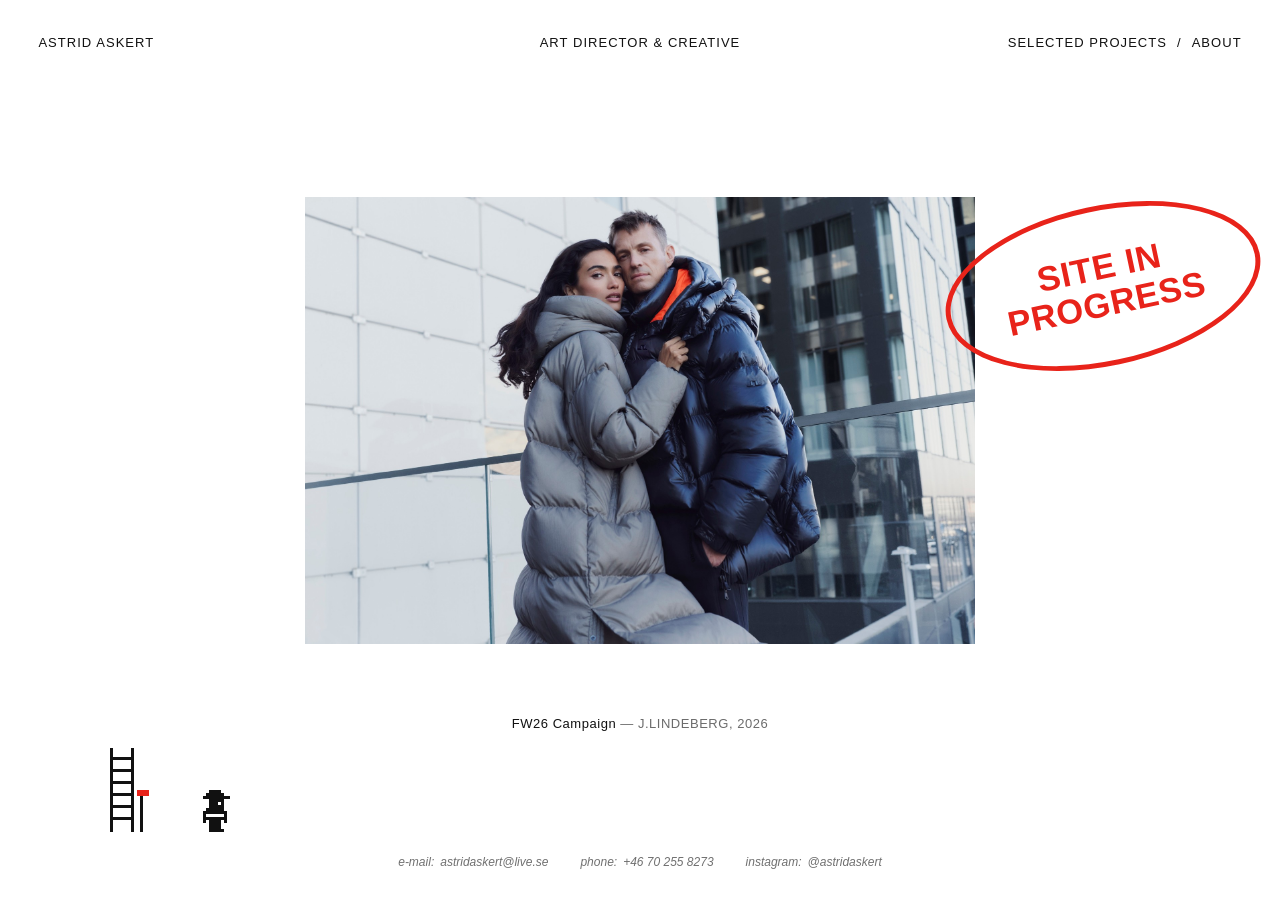
<file: index.html>
<!doctype html>
<html lang="en">
<head>
<meta charset="utf-8">
<meta name="viewport" content="width=device-width, initial-scale=1">
<title>Astrid Askert — Art director &amp; creative</title>
<meta name="description" content="Astrid Askert, art director and creative based in Stockholm.">
<link rel="stylesheet" href="style.css">
</head>
<body>
<div class="home">

<header class="hdr">
<a class="brand tap" href="/"><span class="hl">Astrid Askert</span></a>
<span class="hdr-mid">Art director &amp; creative</span>
<nav aria-label="Main">
<a class="tap" href="projects.html"><span class="hl">Selected projects</span></a>
<span aria-hidden="true">/</span>
<a class="tap" href="about.html"><span class="hl">About</span></a>
</nav>
</header>

<main>
<div class="sticker-wrap" aria-hidden="true">
<div class="sticker"><div class="sticker-body"><span>Site in</span><span>progress</span></div></div>
</div>
<a class="slide" href="jlfw26.html">
<div class="stage"><img class="landscape" style="aspect-ratio: 3 / 2" src="513501a0ccaab8884be03c5e1d0a5cbe.jpg" alt="FW26 Campaign — cover image"></div>
<div class="caption"><span class="hl">FW26 Campaign <span class="muted">— J.LINDEBERG, 2026</span></span></div>
</a>
<a class="slide" href="naturemorte.html" hidden>
<div class="stage"><img class="portrait" style="aspect-ratio: 3 / 4" src="a91fabf5e461809ca05fadea923d2969.webp" alt="Nature Morte — cover image"></div>
<div class="caption"><span class="hl">Nature Morte <span class="muted">— Stora Skuggan, 2021</span></span></div>
</a>
<a class="slide" href="jlindeberg.html" hidden>
<div class="stage"><img class="landscape" style="aspect-ratio: 11 / 7" src="74947850d8ecbe670330025c0a68cdc0.webp" alt="Lifestyle direction &amp; rebrand rollout — cover image"></div>
<div class="caption"><span class="hl">Lifestyle direction &amp; rebrand rollout <span class="muted">— J.LINDEBERG, 2025</span></span></div>
</a>
<a class="slide" href="kottspelet.html" hidden>
<div class="stage"><img class="portrait" style="aspect-ratio: 3 / 4" src="813c579e45074d6790553adbd3fd6438.jpg" alt="Köttspelet / The Meat Game — cover image"></div>
<div class="caption"><span class="hl">Köttspelet / The Meat Game <span class="muted">— Svenskt Tenn, 2021</span></span></div>
</a>
<a class="slide" href="jlss26.html" hidden>
<div class="stage"><img class="landscape" style="aspect-ratio: 3 / 2" src="0df32a01c7b3e42069a0df931609657a.jpg" alt="SS26 Brand Campaign — cover image"></div>
<div class="caption"><span class="hl">SS26 Brand Campaign <span class="muted">— J.LINDEBERG, 2026</span></span></div>
</a>
<a class="slide" href="jlgolf.html" data-hold="5" hidden>
<div class="stage"><video class="landscape" style="aspect-ratio: 3 / 2" src="59d0ee76b7b83bdb18c2606a7ae05246.mp4" muted loop playsinline preload="auto" aria-label="FW26 Golf Campaign — film"></video></div>
<div class="caption"><span class="hl">FW26 Golf Campaign <span class="muted">— J.LINDEBERG, 2026</span></span></div>
</a>
<a class="slide" href="jlambassador.html" hidden>
<div class="stage"><img class="portrait" style="aspect-ratio: 2 / 3" src="aa57b3f3ecf4fe2cfb4e3acfe04cd4a7.jpg" alt="Ambassador Campaign 2025 — cover image"></div>
<div class="caption"><span class="hl">Ambassador Campaign 2025 <span class="muted">— J.LINDEBERG, 2025</span></span></div>
</a>
<a class="slide" href="jlfw25.html" data-hold="6" hidden>
<div class="stage"><video class="landscape" style="aspect-ratio: 16 / 9" src="dde3bbfb994d7aead2142dc317e8c2af.mp4" muted loop playsinline preload="auto" aria-label="FW25 Campaign “Drive” — film"></video></div>
<div class="caption"><span class="hl">FW25 Campaign “Drive” <span class="muted">— J.LINDEBERG, 2025</span></span></div>
</a>
</main>

<div class="worksite" aria-hidden="true">
<svg class="ladder" viewBox="0 0 8 28" shape-rendering="crispEdges">
<rect x="0" y="0" width="1" height="28"></rect><rect x="7" y="0" width="1" height="28"></rect>
<rect x="1" y="3" width="6" height="1"></rect><rect x="1" y="7" width="6" height="1"></rect><rect x="1" y="11" width="6" height="1"></rect>
<rect x="1" y="15" width="6" height="1"></rect><rect x="1" y="19" width="6" height="1"></rect><rect x="1" y="23" width="6" height="1"></rect>
</svg>
<div class="paint"></div>
<svg class="roller" viewBox="0 0 4 14" shape-rendering="crispEdges">
<rect class="roller-head" x="0" y="0" width="4" height="2"></rect><rect x="1" y="2" width="1" height="12"></rect>
</svg>
<svg class="guy" viewBox="0 0 12 14" shape-rendering="crispEdges">
<rect x="0" y="0" width="12" height="14" fill="transparent"></rect>
<rect x="4" y="0" width="4" height="1"></rect><rect x="3" y="1" width="6" height="1"></rect><rect x="2" y="2" width="9" height="1"></rect>
<rect x="4" y="3" width="5" height="3"></rect><rect class="white" x="7" y="4" width="1" height="1"></rect>
<rect x="3" y="6" width="6" height="2"></rect><rect class="white" x="3" y="8" width="6" height="1"></rect><rect x="3" y="9" width="6" height="1"></rect>
<g data-part="arms-swing"><rect x="2" y="7" width="1" height="2"></rect><rect x="1" y="9" width="1" height="1"></rect><rect x="9" y="7" width="1" height="2"></rect><rect x="10" y="9" width="1" height="1"></rect></g>
<g data-part="arms-down"><rect x="2" y="7" width="1" height="4"></rect><rect x="9" y="7" width="1" height="4"></rect></g>
<g data-part="arms-climb-a"><rect x="9" y="2" width="1" height="5"></rect><rect x="2" y="4" width="1" height="4"></rect></g>
<g data-part="arms-climb-b"><rect x="9" y="4" width="1" height="3"></rect><rect x="2" y="2" width="1" height="6"></rect></g>
<g data-part="arms-paint-up"><rect x="9" y="6" width="1" height="1"></rect><rect x="10" y="5" width="1" height="1"></rect><rect x="11" y="4" width="1" height="1"></rect><rect x="2" y="7" width="1" height="4"></rect></g>
<g data-part="arms-paint-down"><rect x="9" y="7" width="2" height="1"></rect><rect x="11" y="6" width="1" height="1"></rect><rect x="2" y="7" width="1" height="4"></rect></g>
<g data-part="legs-stride"><rect x="3" y="10" width="2" height="1"></rect><rect x="2" y="11" width="2" height="1"></rect><rect x="1" y="12" width="2" height="1"></rect><rect x="0" y="13" width="3" height="1"></rect><rect x="6" y="10" width="2" height="1"></rect><rect x="7" y="11" width="2" height="1"></rect><rect x="8" y="12" width="2" height="1"></rect><rect x="8" y="13" width="3" height="1"></rect></g>
<g data-part="legs-together"><rect x="4" y="10" width="2" height="3"></rect><rect x="6" y="10" width="2" height="3"></rect><rect x="4" y="13" width="2" height="1"></rect><rect x="6" y="13" width="3" height="1"></rect></g>
<g data-part="legs-climb-a"><rect x="4" y="10" width="2" height="4"></rect><rect x="6" y="10" width="2" height="1"></rect><rect x="7" y="11" width="2" height="1"></rect><rect x="7" y="12" width="3" height="1"></rect></g>
<g data-part="legs-climb-b"><rect x="6" y="10" width="2" height="4"></rect><rect x="3" y="10" width="2" height="2"></rect><rect x="3" y="12" width="3" height="1"></rect></g>
<g data-part="legs-sit"><rect x="4" y="10" width="5" height="1"></rect><rect x="8" y="11" width="2" height="2"></rect><rect x="8" y="13" width="3" height="1"></rect><rect class="red" x="1" y="11" width="5" height="1"></rect><rect x="1" y="12" width="5" height="2"></rect></g>
<g data-part="arms-eat-down"><rect x="9" y="7" width="1" height="2"></rect><rect x="10" y="9" width="1" height="1"></rect><rect x="2" y="7" width="1" height="4"></rect></g>
<g data-part="arms-eat-up"><rect x="9" y="6" width="1" height="2"></rect><rect x="10" y="7" width="1" height="1"></rect><rect x="2" y="7" width="1" height="4"></rect></g>
<g data-part="arms-cheer"><rect x="2" y="6" width="1" height="1"></rect><rect x="1" y="3" width="1" height="3"></rect><rect x="9" y="6" width="1" height="1"></rect><rect x="10" y="3" width="1" height="3"></rect></g>
<g class="sandwich"><rect class="bread" x="9" y="0" width="3" height="1"></rect><rect class="lettuce" x="9" y="1" width="3" height="1"></rect><rect class="bread" x="9" y="2" width="3" height="1"></rect></g>
</svg>
</div>

<footer>
<span>e-mail: <a class="tap" href="mailto:astridaskert@live.se"><span class="hl">astridaskert@live.se</span></a></span>
<span>phone: <a class="tap" href="tel:+46702558273"><span class="hl">+46 70 255 8273</span></a></span>
<span>instagram: <a class="tap" href="https://instagram.com/astridaskert"><span class="hl">@astridaskert</span></a></span>
</footer>

</div>
<script>
// Cycle through the projects; each slide holds 1.5 s unless it sets data-hold (seconds).
const slides = Array.from(document.querySelectorAll('.slide'));
let current = 0, timer;
function show(n) {
  slides[current].hidden = true;
  current = n;
  const slide = slides[current];
  slide.hidden = false;
  const video = slide.querySelector('video');
  if (video) { video.currentTime = 0; video.play().catch(() => {}); }
  clearTimeout(timer);
  timer = setTimeout(() => show((current + 1) % slides.length), (Number(slide.dataset.hold) || 1.5) * 1000);
}
document.addEventListener('visibilitychange', () => { if (!document.hidden) show(current); });
show(0);

// The construction guy: wanders along the bottom of the page, takes sandwich breaks at the edges,
// now and then climbs the ladder to paint, and jumps (or shakes) when you hover over him.
const site = document.querySelector('.worksite');
if (site) {
  const guy = site.querySelector('.guy'), ladder = site.querySelector('.ladder');
  const roller = site.querySelector('.roller'), paint = site.querySelector('.paint');
  const parts = Array.from(guy.querySelectorAll('[data-part]'));
  const sandwich = guy.querySelector('.sandwich'), slices = Array.from(sandwich.children);
  const SPEED = 3, TOP = 45, PAINT_MAX = 39, JUMP = [6, 12, 15, 15, 12, 6, 0], SHAKE = [3, -3, 3, -3, 2, -2, 0];
  const w = { x: 120, dir: 1, mode: 'walk', t: 0, y: 0, frame: 0, paint: 0, fade: 1, wait: 0, toLadder: false, turns: 0, edges: 0, sitT: 0, react: null };
  const ladderX = () => Math.max(12, Math.round(site.clientWidth * 0.06));
  // The ladder only fits beside the caption on wider screens; on phones he just walks.
  const wide = matchMedia('(min-width: 641px)');
  const maybeLadder = () => { if (wide.matches && (w.turns++ === 0 || Math.random() < 0.35)) w.toLadder = true; };
  const poses = {
    walk: ['legs-together', 'arms-down', 'legs-stride', 'arms-swing'],
    pause: ['legs-together', 'arms-down', 'legs-together', 'arms-down'],
    up: ['legs-climb-b', 'arms-climb-b', 'legs-climb-a', 'arms-climb-a'],
    paint: ['legs-together', 'arms-paint-down', 'legs-together', 'arms-paint-up'],
  };
  poses.down = poses.up; poses.rest = ['legs-together', 'arms-paint-down', 'legs-together', 'arms-paint-down'];

  // The sandwich break: sit down, three bites (hand up to the mouth, then down), a short rest, then up again.
  const SIT_START = 5, BITE = 14, BITE_UP = 6, BITES = 3, SIT_END = SIT_START + BITES * BITE + 12;
  function sandwichState() {
    if (w.sitT < SIT_START) return { up: false, left: BITES };
    const k = Math.floor((w.sitT - SIT_START) / BITE), inBite = (w.sitT - SIT_START) % BITE;
    if (k >= BITES) return { up: false, left: 0 };
    const up = inBite < BITE_UP;
    return { up, left: BITES - k - (up ? 0 : 1) };
  }

  function draw() {
    const L = ladderX(), r = w.react;
    ladder.style.left = L + 'px';
    guy.style.left = (w.x + (r && r.kind === 'shake' ? SHAKE[r.t] : 0)) + 'px';
    guy.style.bottom = (w.y + (r && r.kind === 'jump' ? JUMP[r.t] : 0)) + 'px';
    guy.style.transform = 'scaleX(' + w.dir + ')';
    let show, bite = null;
    if (r && r.kind === 'jump') show = ['legs-together', 'arms-cheer'];
    else if (w.mode === 'sit') { bite = sandwichState(); show = ['legs-sit', bite.left ? (bite.up ? 'arms-eat-up' : 'arms-eat-down') : 'arms-down']; }
    else { const p = poses[w.mode]; show = w.frame ? [p[2], p[3]] : [p[0], p[1]]; }
    parts.forEach((g) => { g.style.display = show.includes(g.dataset.part) ? '' : 'none'; });
    sandwich.style.display = bite && bite.left ? '' : 'none';
    if (bite && bite.left) {
      // Bites come off the side nearest his mouth.
      const top = bite.up ? 4 : 8;
      slices.forEach((s, i) => { s.setAttribute('x', 12 - bite.left); s.setAttribute('width', bite.left); s.setAttribute('y', top + i); });
    }
    if (w.mode === 'paint' || w.mode === 'rest') {
      roller.style.left = (w.x + 30) + 'px';
      roller.style.bottom = (w.y + (w.mode === 'paint' && w.frame ? 27 : 21)) + 'px';
    } else {
      roller.style.left = (L + 27) + 'px';
      roller.style.bottom = '0px';
    }
    paint.style.left = (L + 24) + 'px';
    paint.style.bottom = (TOP + 24) + 'px';
    paint.style.height = Math.round(w.paint * PAINT_MAX / 3) * 3 + 'px';
    paint.style.opacity = w.fade;
  }

  function tick() {
    const maxX = Math.max(0, site.clientWidth - 36), spot = ladderX() - 6;
    w.t++;
    if (w.react) { if (++w.react.t >= JUMP.length) w.react = null; return; }
    // Fresh paint slowly fades once he has climbed down, ready for the next coat.
    if (w.mode === 'walk' || w.mode === 'pause') w.fade = Math.max(0, w.fade - 0.008);
    if (w.mode === 'walk') {
      if (w.t % 2 === 0) w.frame ^= 1;
      if (w.toLadder) {
        if (Math.abs(w.x - spot) <= SPEED) { w.x = spot; w.dir = 1; w.mode = 'up'; w.toLadder = false; w.paint = 0; w.fade = 1; return; }
        w.dir = spot > w.x ? 1 : -1;
      }
      w.x += w.dir * SPEED;
      if (w.x <= 0 || w.x >= maxX) {
        w.x = w.x <= 0 ? 0 : maxX;
        w.dir = w.x === 0 ? 1 : -1;
        // After a trip across the page: a sandwich break (always the first time), or maybe the ladder.
        if (!w.toLadder && (w.edges++ === 0 || Math.random() < 0.4)) { w.mode = 'sit'; w.sitT = 0; return; }
        maybeLadder();
      }
      if (!w.toLadder && Math.random() < 0.012) { w.mode = 'pause'; w.frame = 0; w.wait = 12 + Math.floor(Math.random() * 20); }
    } else if (w.mode === 'sit') {
      if (++w.sitT >= SIT_END) { w.mode = 'walk'; w.frame = 0; maybeLadder(); }
    } else if (w.mode === 'pause') {
      w.wait--;
      if (w.wait === 8 && Math.random() < 0.6) w.dir *= -1;
      if (w.wait <= 0) { w.mode = 'walk'; maybeLadder(); }
    } else if (w.mode === 'up') {
      if (w.t % 2 === 0) w.frame ^= 1;
      w.y = Math.min(TOP, w.y + 3);
      if (w.y === TOP) { w.mode = 'paint'; w.wait = 45; }
    } else if (w.mode === 'paint') {
      if (w.t % 3 === 0) w.frame ^= 1;
      w.paint = Math.min(1, w.paint + 1 / 40);
      if (--w.wait <= 0) { w.mode = 'rest'; w.wait = 10; }
    } else if (w.mode === 'rest') {
      if (--w.wait <= 0) w.mode = 'down';
    } else if (w.mode === 'down') {
      if (w.t % 2 === 0) w.frame ^= 1;
      w.y = Math.max(0, w.y - 3);
      if (w.y === 0) { w.mode = 'walk'; w.dir = 1; w.frame = 0; }
    }
  }

  draw();
  if (!matchMedia('(prefers-reduced-motion: reduce)').matches) {
    setInterval(() => { if (!document.hidden) { tick(); draw(); } }, 100);
    // Hover (or tap) him: a jump for joy when he's on the ground, a startled shake on the ladder or bucket.
    guy.addEventListener('pointerenter', () => {
      if (w.react) return;
      const busy = w.mode === 'sit' || w.y > 0;
      w.react = { kind: busy ? 'shake' : 'jump', t: 0 };
      draw();
    });
  }
}
</script>
</body>
</html>
</file>
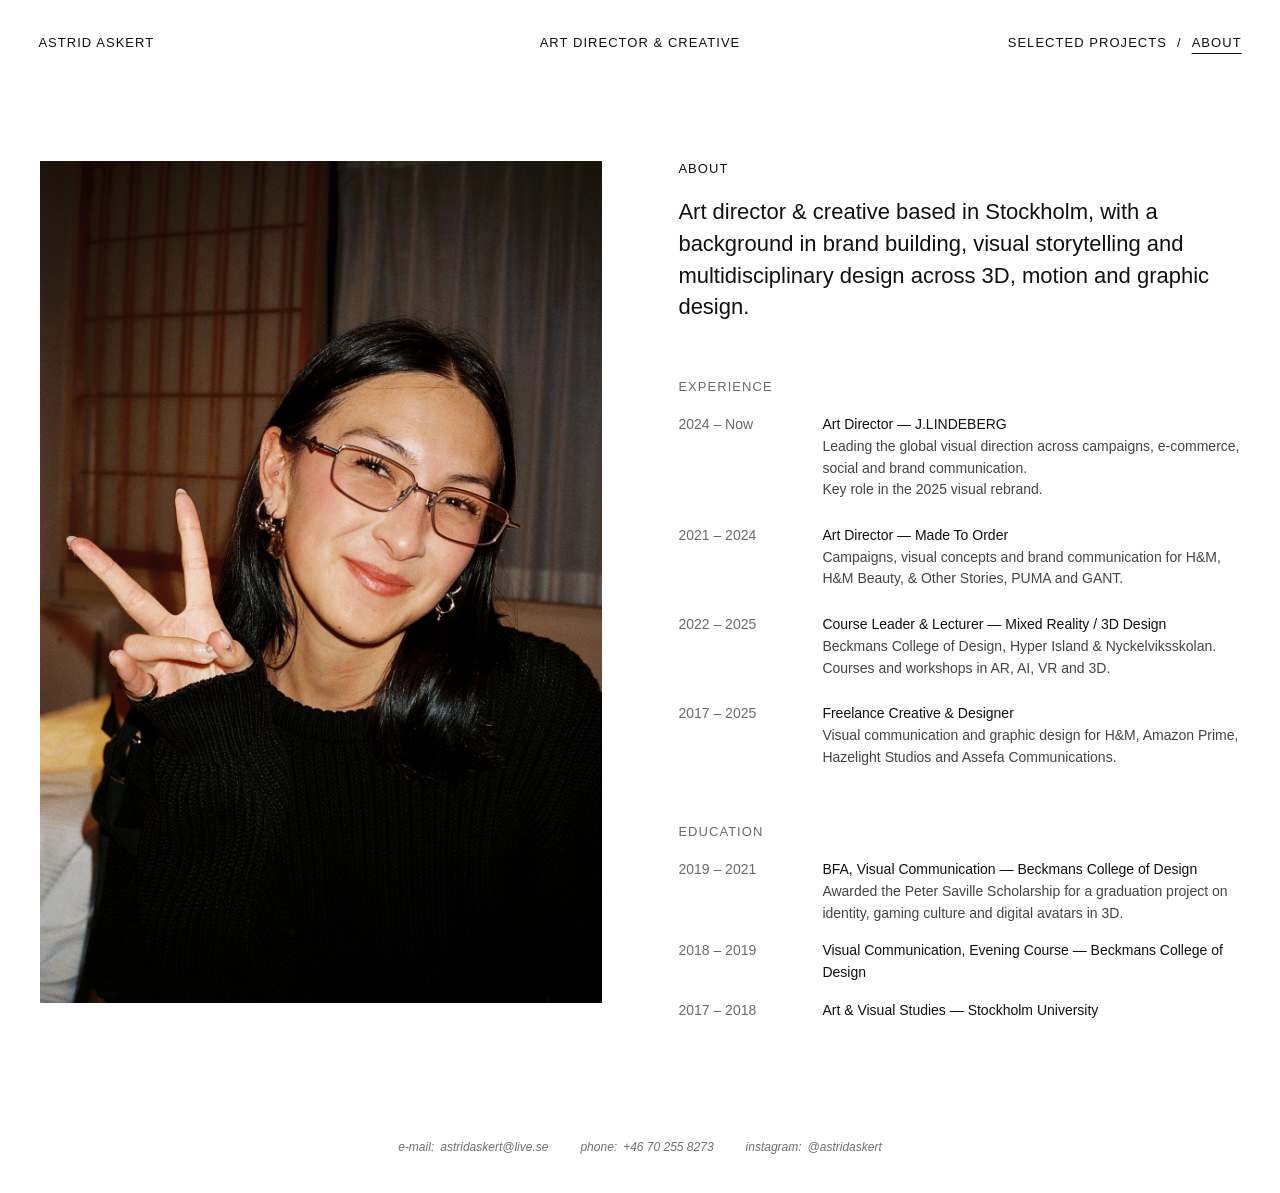
<file: about.html>
<!doctype html>
<html lang="en">
<head>
<meta charset="utf-8">
<meta name="viewport" content="width=device-width, initial-scale=1">
<title>About — Astrid Askert</title>
<link rel="stylesheet" href="style.css">
</head>
<body>

<header class="hdr">
<a class="brand tap" href="/"><span class="hl">Astrid Askert</span></a>
<span class="hdr-mid">Art director &amp; creative</span>
<nav aria-label="Main">
<a class="tap" href="projects.html"><span class="hl">Selected projects</span></a>
<span aria-hidden="true">/</span>
<a class="tap" href="about.html" aria-current="page"><span class="hl">About</span></a>
</nav>
</header>

<main class="page">
<div class="about">
<img src="f012ea8a1b5d194fc38616943f890d4e.jpg" alt="Portrait of Astrid Askert">
<div class="about-side">
<div class="about-block">
<h1>About</h1>
<p class="lead">Art director &amp; creative based in Stockholm, with a background in brand building, visual storytelling and multidisciplinary design across 3D, motion and graphic design.</p>
</div>

<div class="about-block">
<h2>Experience</h2>
<div class="cv">
<span class="muted">2024 – Now</span>
<div><b>Art Director — J.LINDEBERG</b><p>Leading the global visual direction across campaigns, e-commerce, social and brand communication.<br>Key role in the 2025 visual rebrand.</p></div>
<span class="muted">2021 – 2024</span>
<div><b>Art Director — Made To Order</b><p>Campaigns, visual concepts and brand communication for H&amp;M, H&amp;M Beauty, &amp; Other Stories, PUMA and GANT.</p></div>
<span class="muted">2022 – 2025</span>
<div><b>Course Leader &amp; Lecturer — Mixed Reality / 3D Design</b><p>Beckmans College of Design, Hyper Island &amp; Nyckelviksskolan. Courses and workshops in AR, AI, VR and 3D.</p></div>
<span class="muted">2017 – 2025</span>
<div><b>Freelance Creative &amp; Designer</b><p>Visual communication and graphic design for H&amp;M, Amazon Prime, Hazelight Studios and Assefa Communications.</p></div>
</div>
</div>

<div class="about-block">
<h2>Education</h2>
<div class="cv tight">
<span class="muted">2019 – 2021</span>
<div><b>BFA, Visual Communication — Beckmans College of Design</b><p>Awarded the Peter Saville Scholarship for a graduation project on identity, gaming culture and digital avatars in 3D.</p></div>
<span class="muted">2018 – 2019</span>
<div><b>Visual Communication, Evening Course — Beckmans College of Design</b></div>
<span class="muted">2017 – 2018</span>
<div><b>Art &amp; Visual Studies — Stockholm University</b></div>
</div>
</div>
</div>
</div>
</main>

<footer>
<span>e-mail: <a class="tap" href="mailto:astridaskert@live.se"><span class="hl">astridaskert@live.se</span></a></span>
<span>phone: <a class="tap" href="tel:+46702558273"><span class="hl">+46 70 255 8273</span></a></span>
<span>instagram: <a class="tap" href="https://instagram.com/astridaskert"><span class="hl">@astridaskert</span></a></span>
</footer>

</body>
</html>
</file>
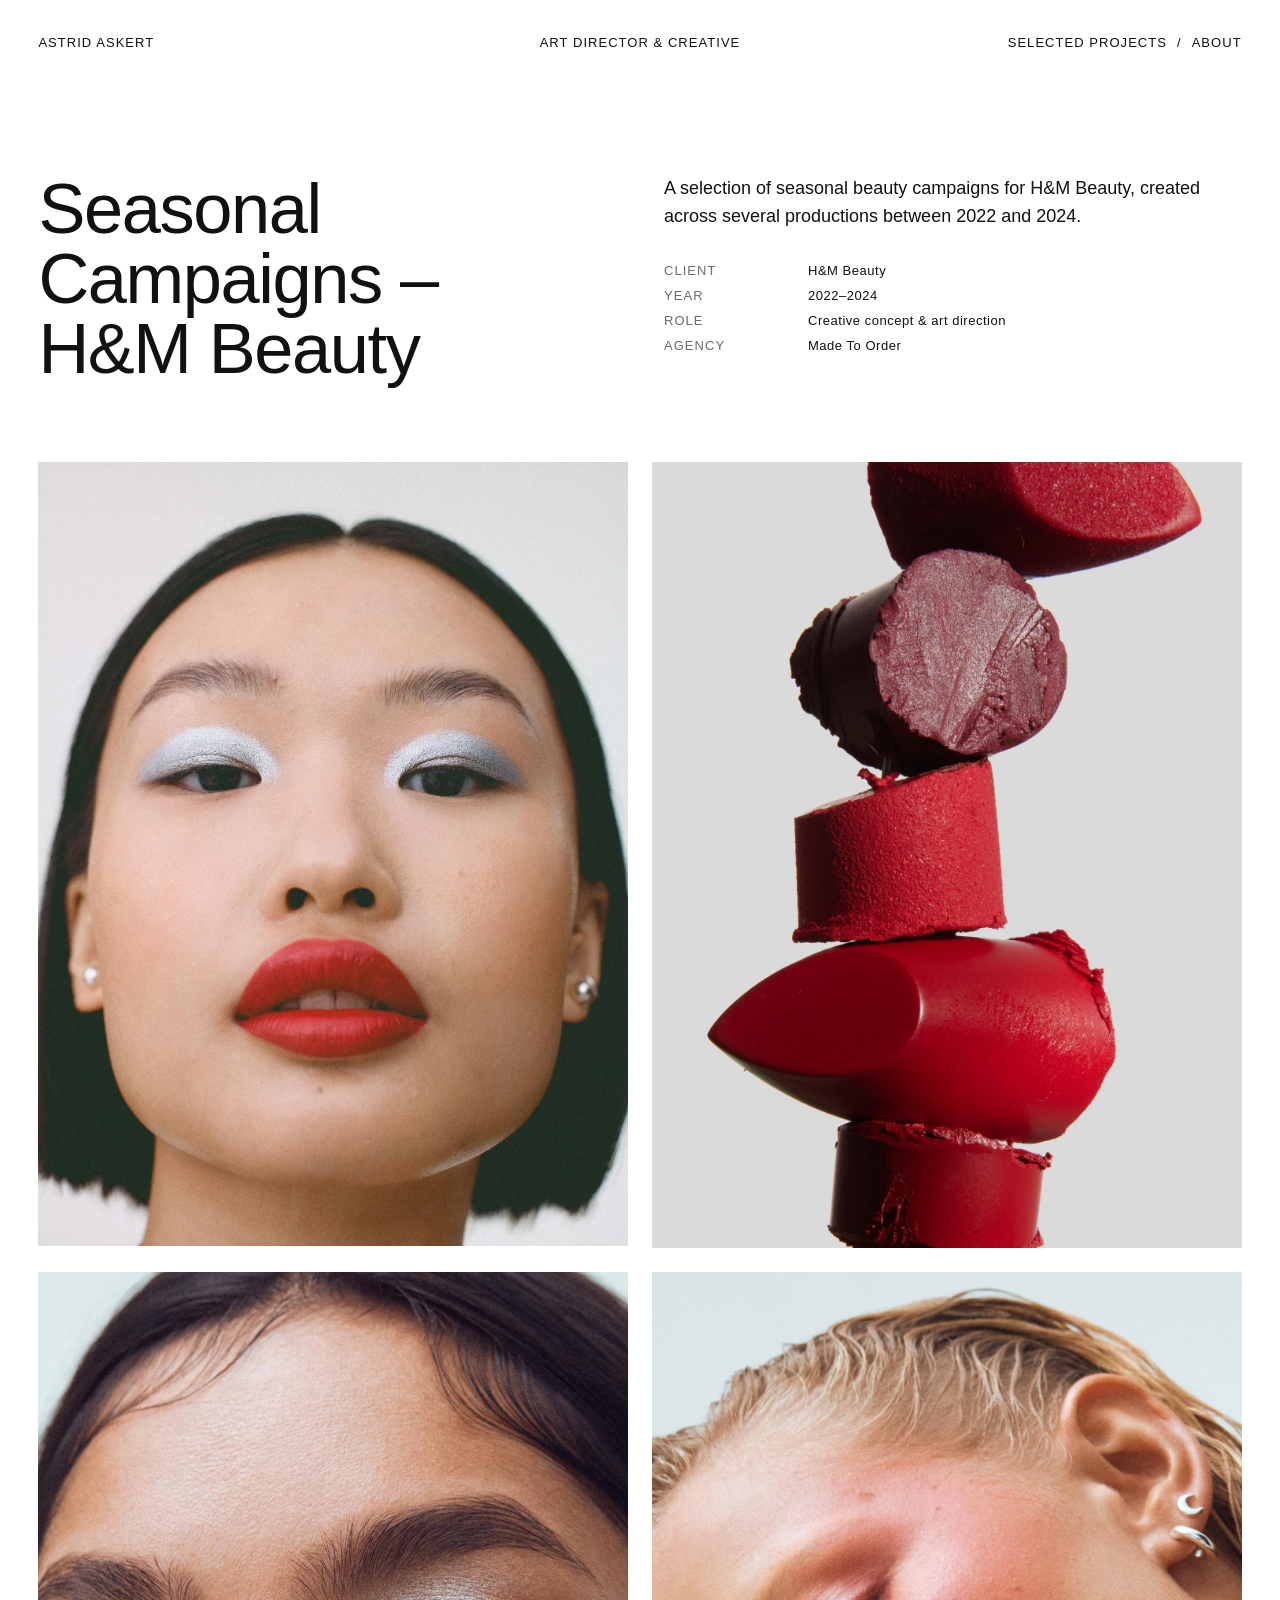
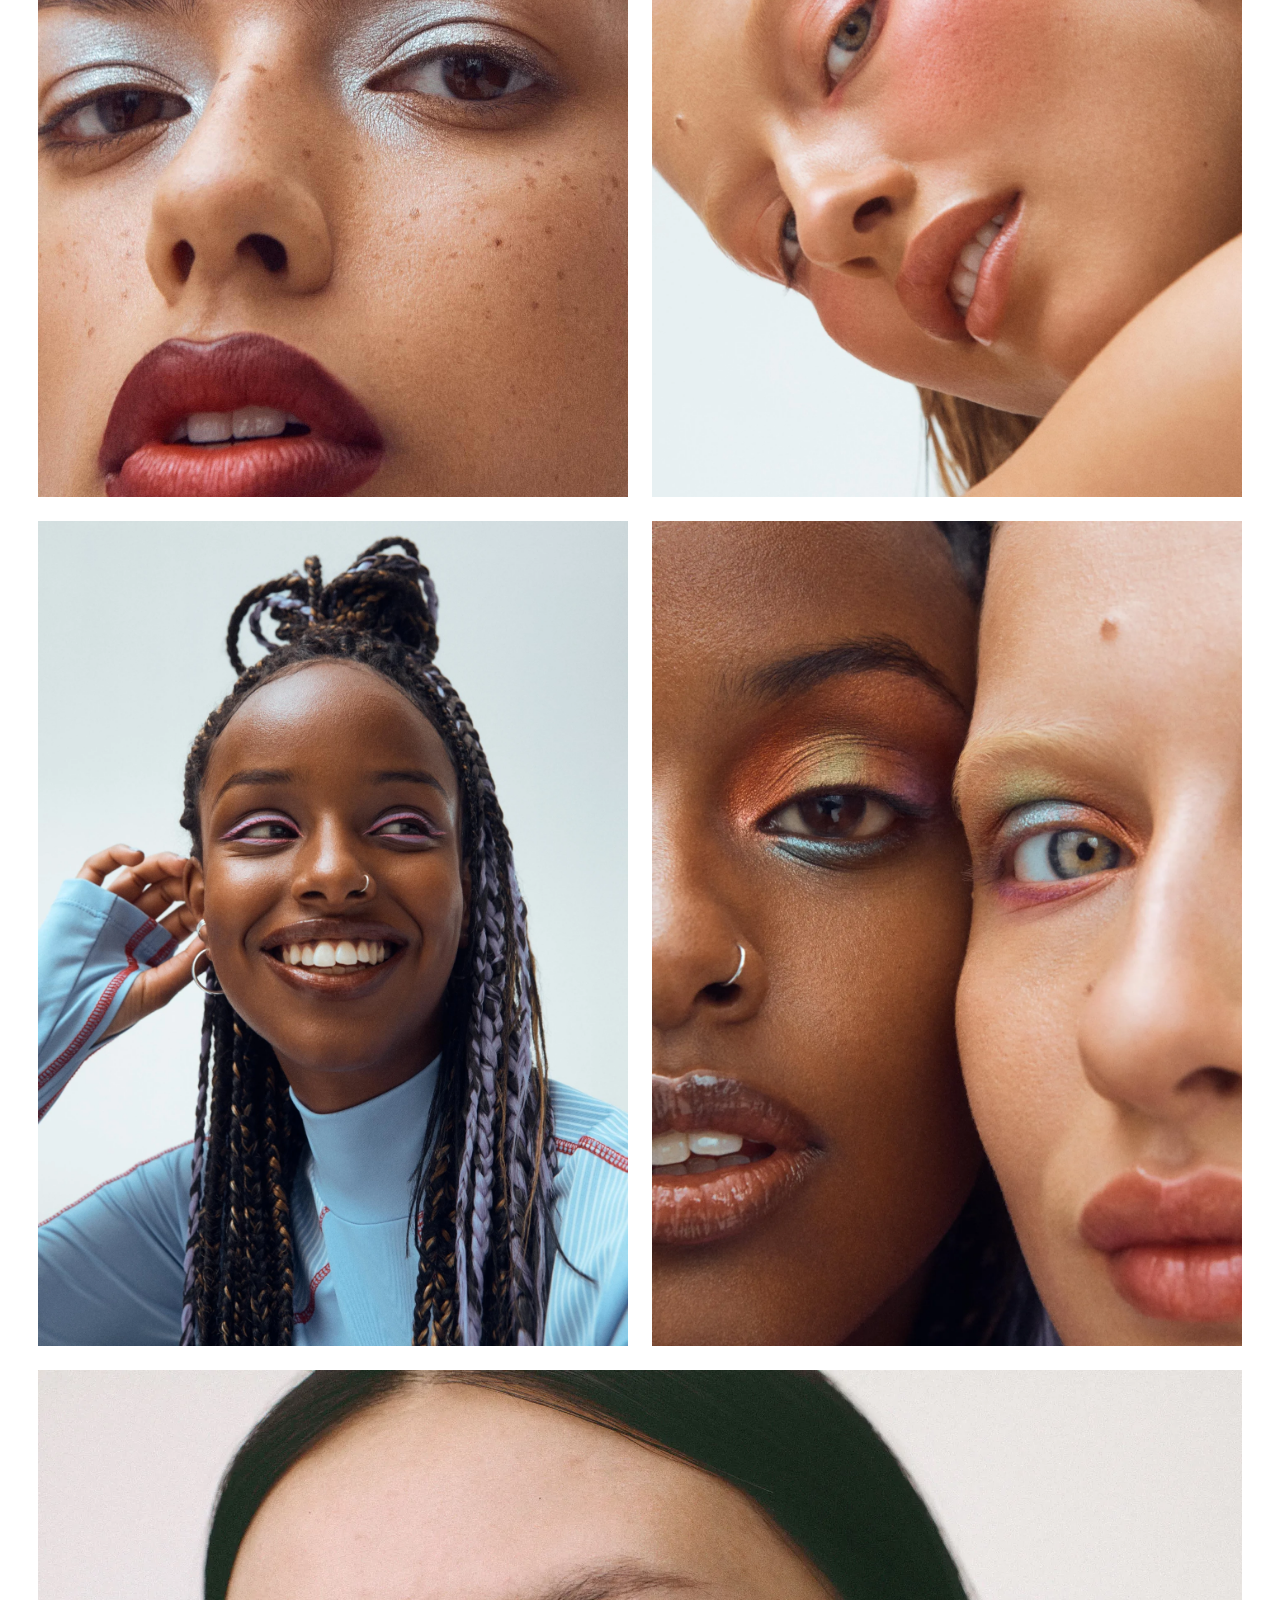
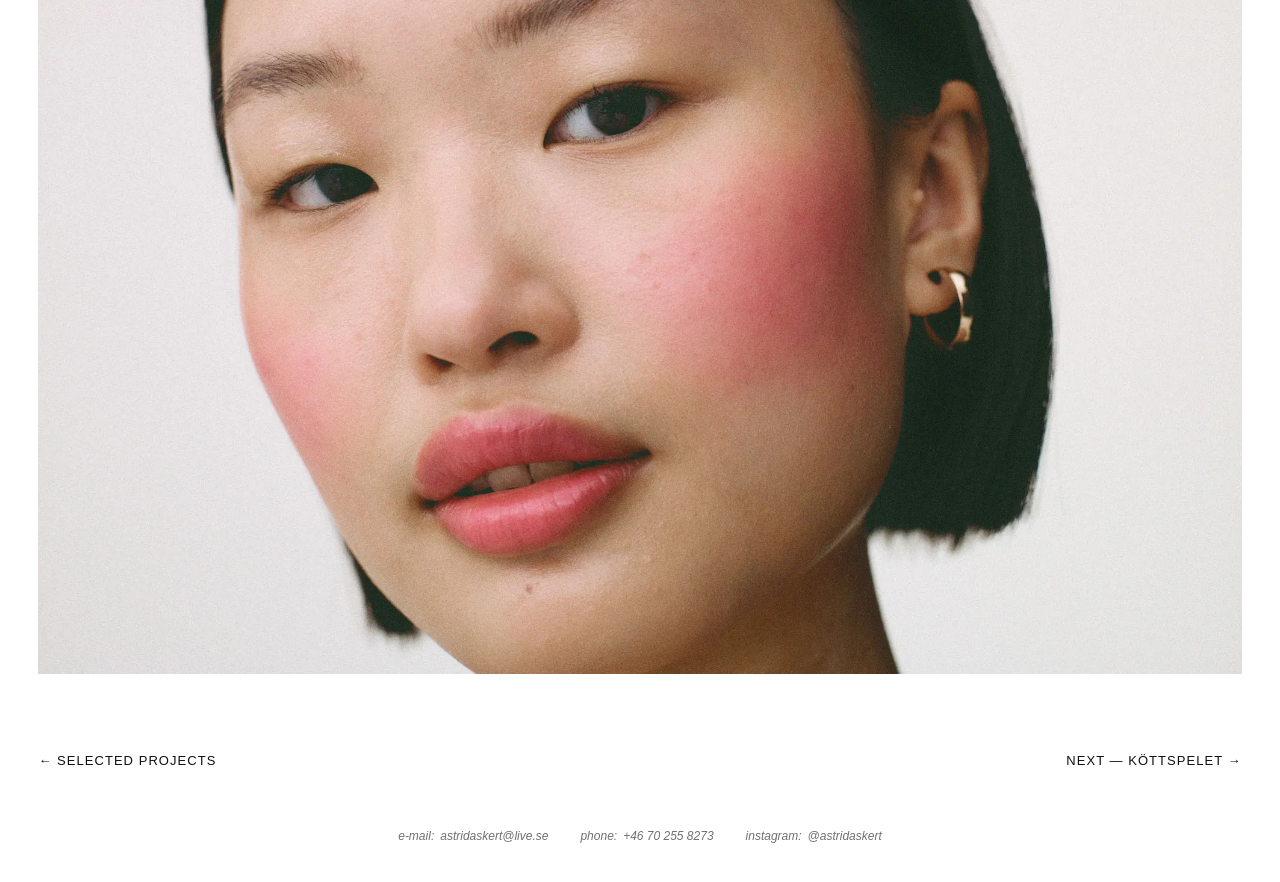
<file: hmbeauty.html>
<!doctype html>
<html lang="en">
<head>
<meta charset="utf-8">
<meta name="viewport" content="width=device-width, initial-scale=1">
<title>Seasonal Campaigns, H&amp;M Beauty — Astrid Askert</title>
<link rel="stylesheet" href="style.css">
</head>
<body>

<header class="hdr">
<a class="brand tap" href="/"><span class="hl">Astrid Askert</span></a>
<span class="hdr-mid">Art director &amp; creative</span>
<nav aria-label="Main">
<a class="tap" href="projects.html"><span class="hl">Selected projects</span></a>
<span aria-hidden="true">/</span>
<a class="tap" href="about.html"><span class="hl">About</span></a>
</nav>
</header>

<main class="project">
<section class="intro">
<h1>Seasonal Campaigns –<br>H&amp;M Beauty</h1>
<div class="intro-side">
<div class="copy">
<p>A selection of seasonal beauty campaigns for H&amp;M Beauty, created across several productions between 2022 and 2024.</p>
</div>
<dl class="facts">
<dt>Client</dt><dd>H&amp;M Beauty</dd>
<dt>Year</dt><dd>2022–2024</dd>
<dt>Role</dt><dd>Creative concept &amp; art direction</dd>
<dt>Agency</dt><dd>Made To Order</dd>
</dl>
</div>
</section>

<section class="media" aria-label="Project images">
<div class="row">
<img src="188e03fbe237fa21922862d5ed27b84d.webp" alt="Beauty portrait with silver eyeshadow and red lips">
<img src="f022eda27089e7a6ae6947ac767a546b.webp" alt="Stacked red lipstick bullets, product still life">
</div>
<div class="row">
<img src="ecbbad93db8cf0306ee40ffc4fde0d10.webp" alt="Close-up with metallic silver eyeshadow and deep red lips" loading="lazy">
<img src="36ecad641e3206402c2c0565001f252b.webp" alt="Close-up with flushed coral blush and slicked-back hair" loading="lazy">
</div>
<div class="row">
<img src="a1a778727db11b5d672b3617a4cdd404.webp" alt="Smiling portrait with pink graphic eyeliner and lilac braids" loading="lazy">
<img src="4d502e1c90af0cd54821aa9687ccfdb5.webp" alt="Two faces side by side with iridescent multicolour eyeshadow" loading="lazy">
</div>
<img src="cd0ad6973a82ea872843cdb734fea97b.webp" alt="Beauty portrait with rosy blush and soft pink lips" loading="lazy">
</section>

<nav class="pnav" aria-label="Project navigation">
<a class="tap" href="projects.html"><span class="hl">← Selected projects</span></a>
<a class="tap" href="kottspelet.html"><span class="hl">Next — Köttspelet →</span></a>
</nav>
</main>

<footer>
<span>e-mail: <a class="tap" href="mailto:astridaskert@live.se"><span class="hl">astridaskert@live.se</span></a></span>
<span>phone: <a class="tap" href="tel:+46702558273"><span class="hl">+46 70 255 8273</span></a></span>
<span>instagram: <a class="tap" href="https://instagram.com/astridaskert"><span class="hl">@astridaskert</span></a></span>
</footer>

</body>
</html>
</file>
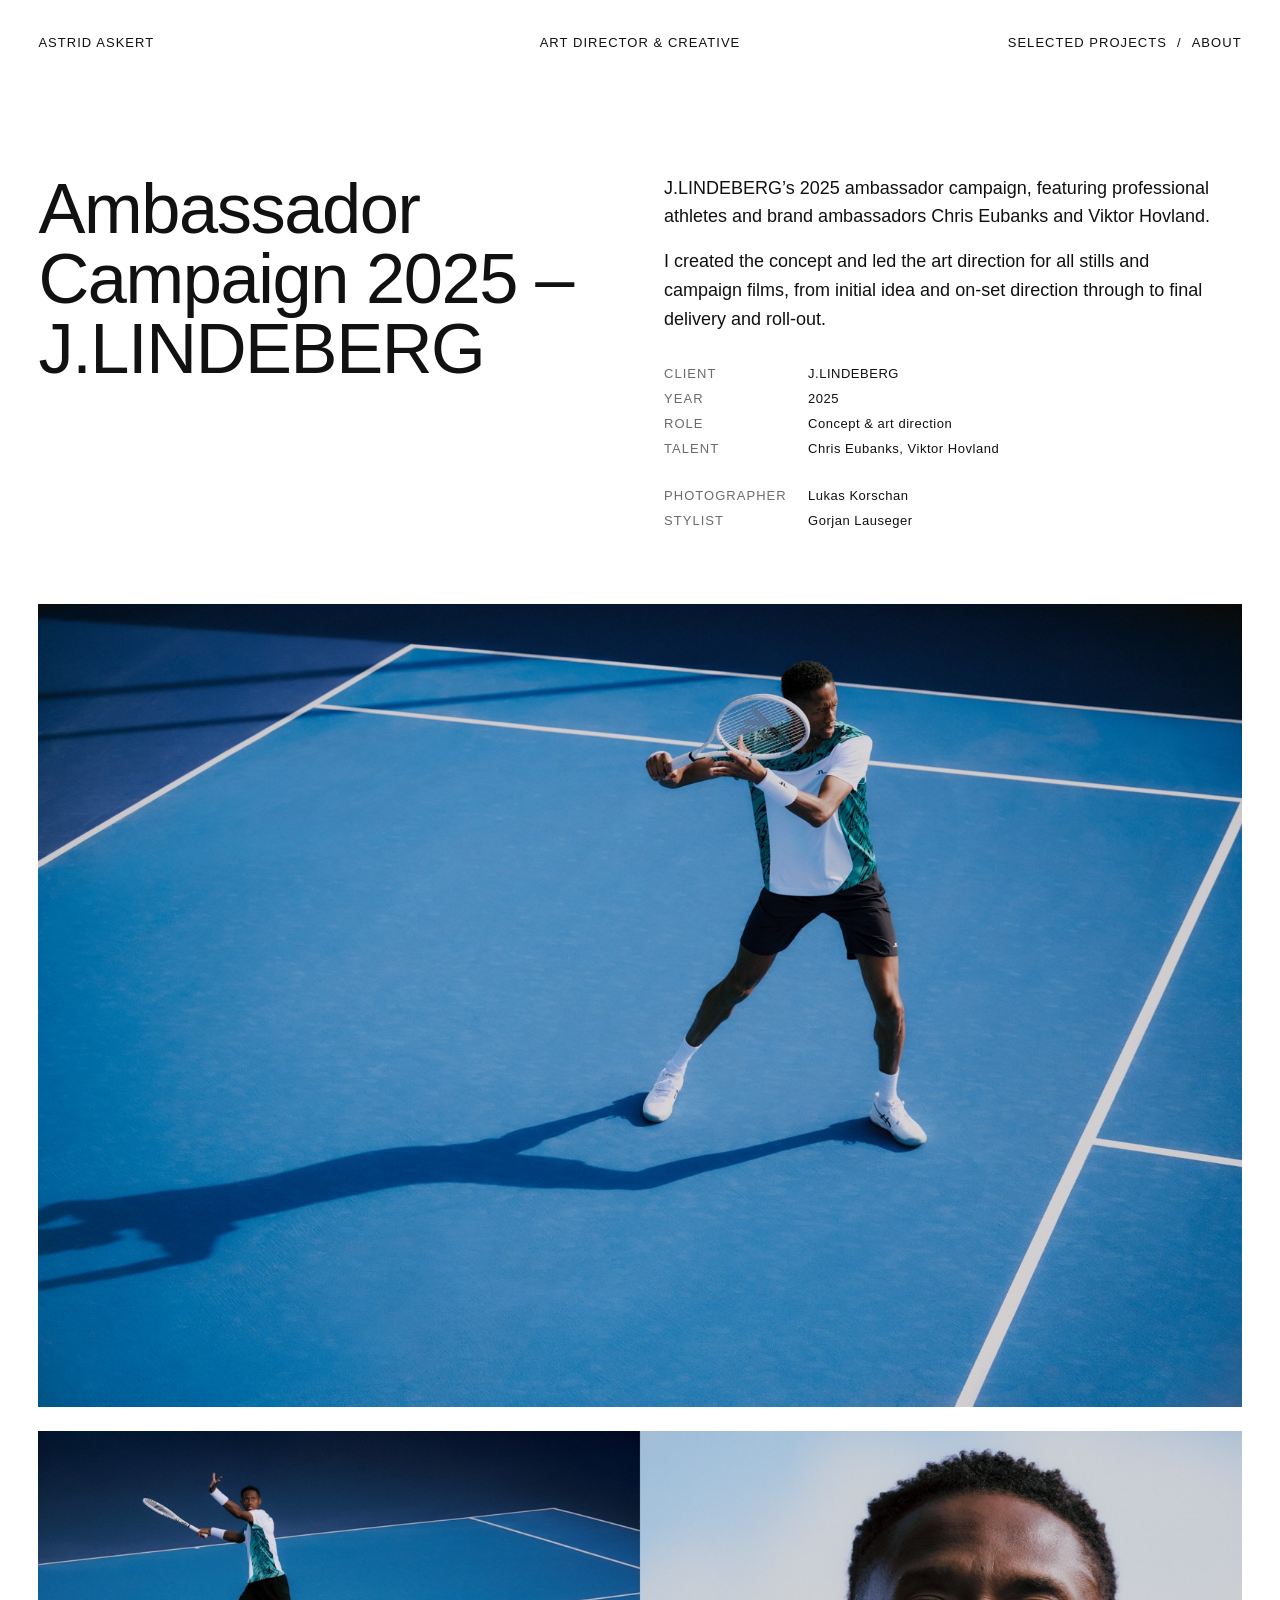
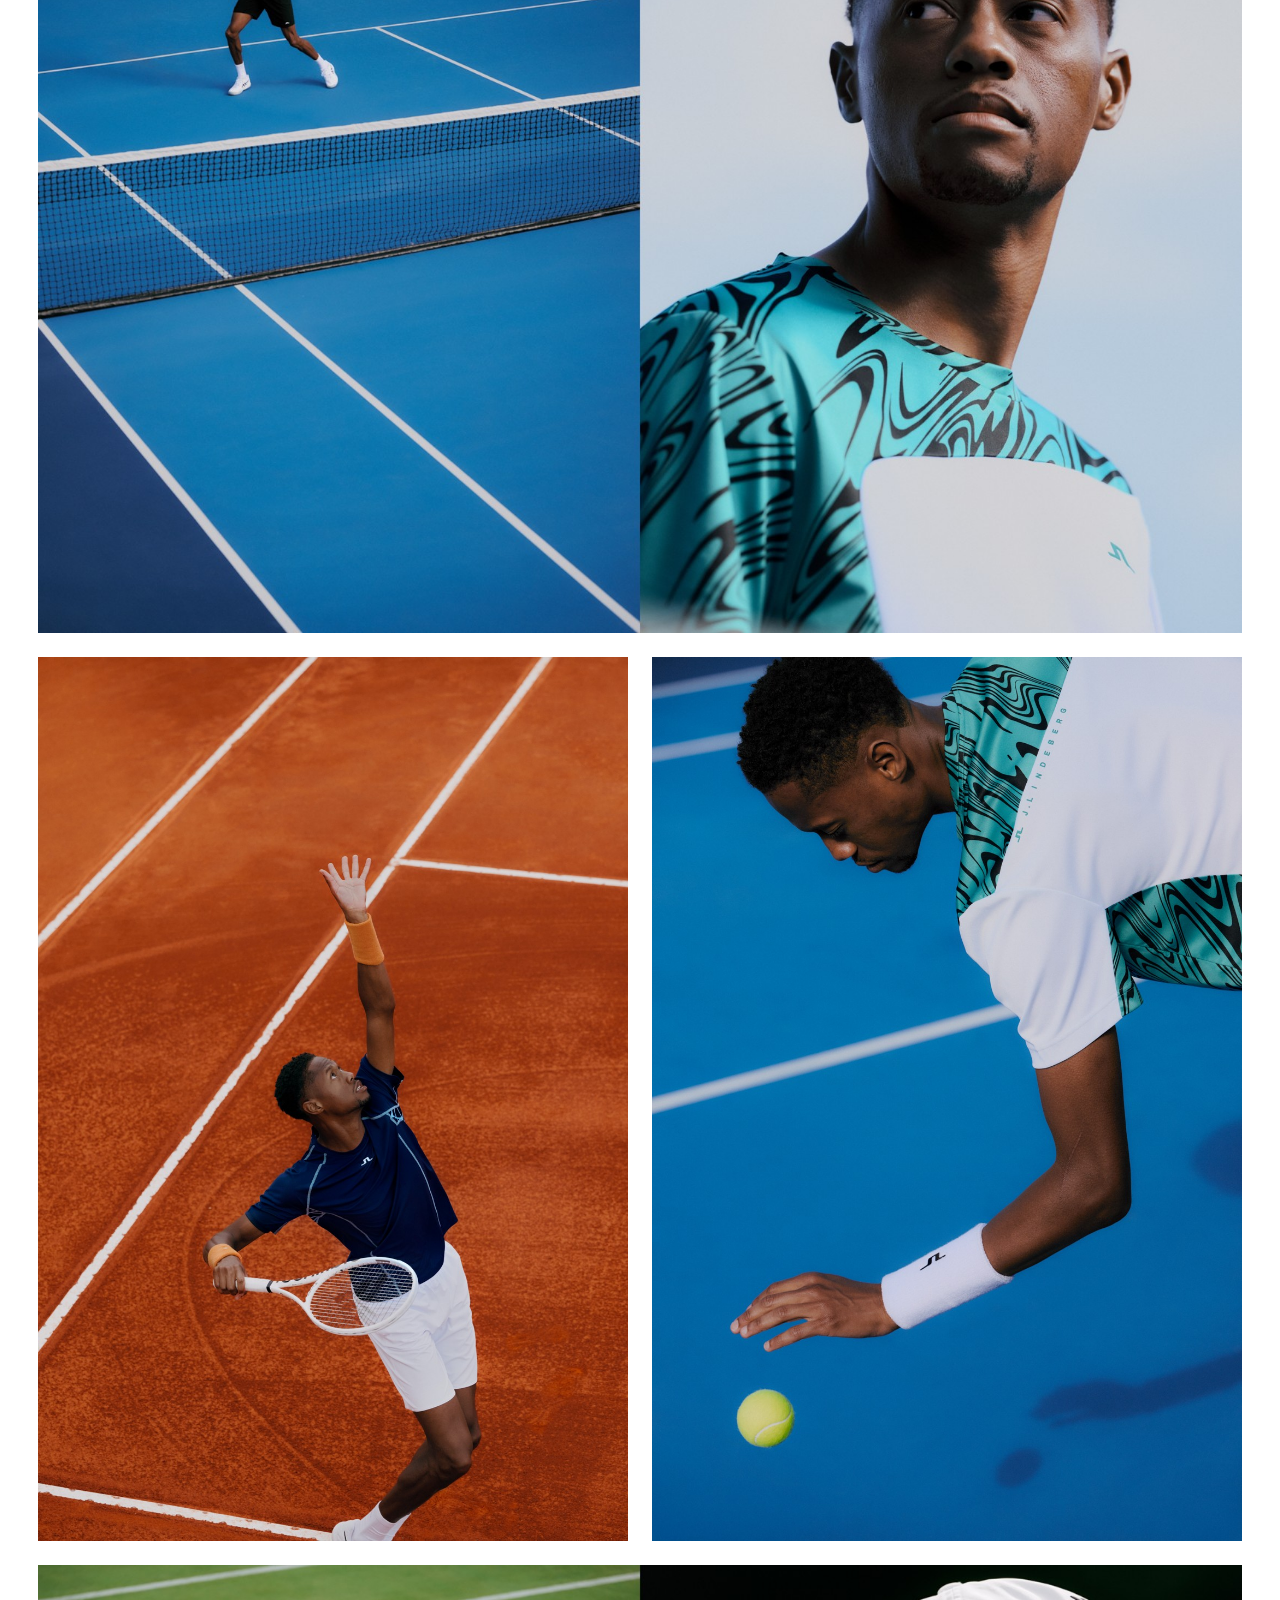
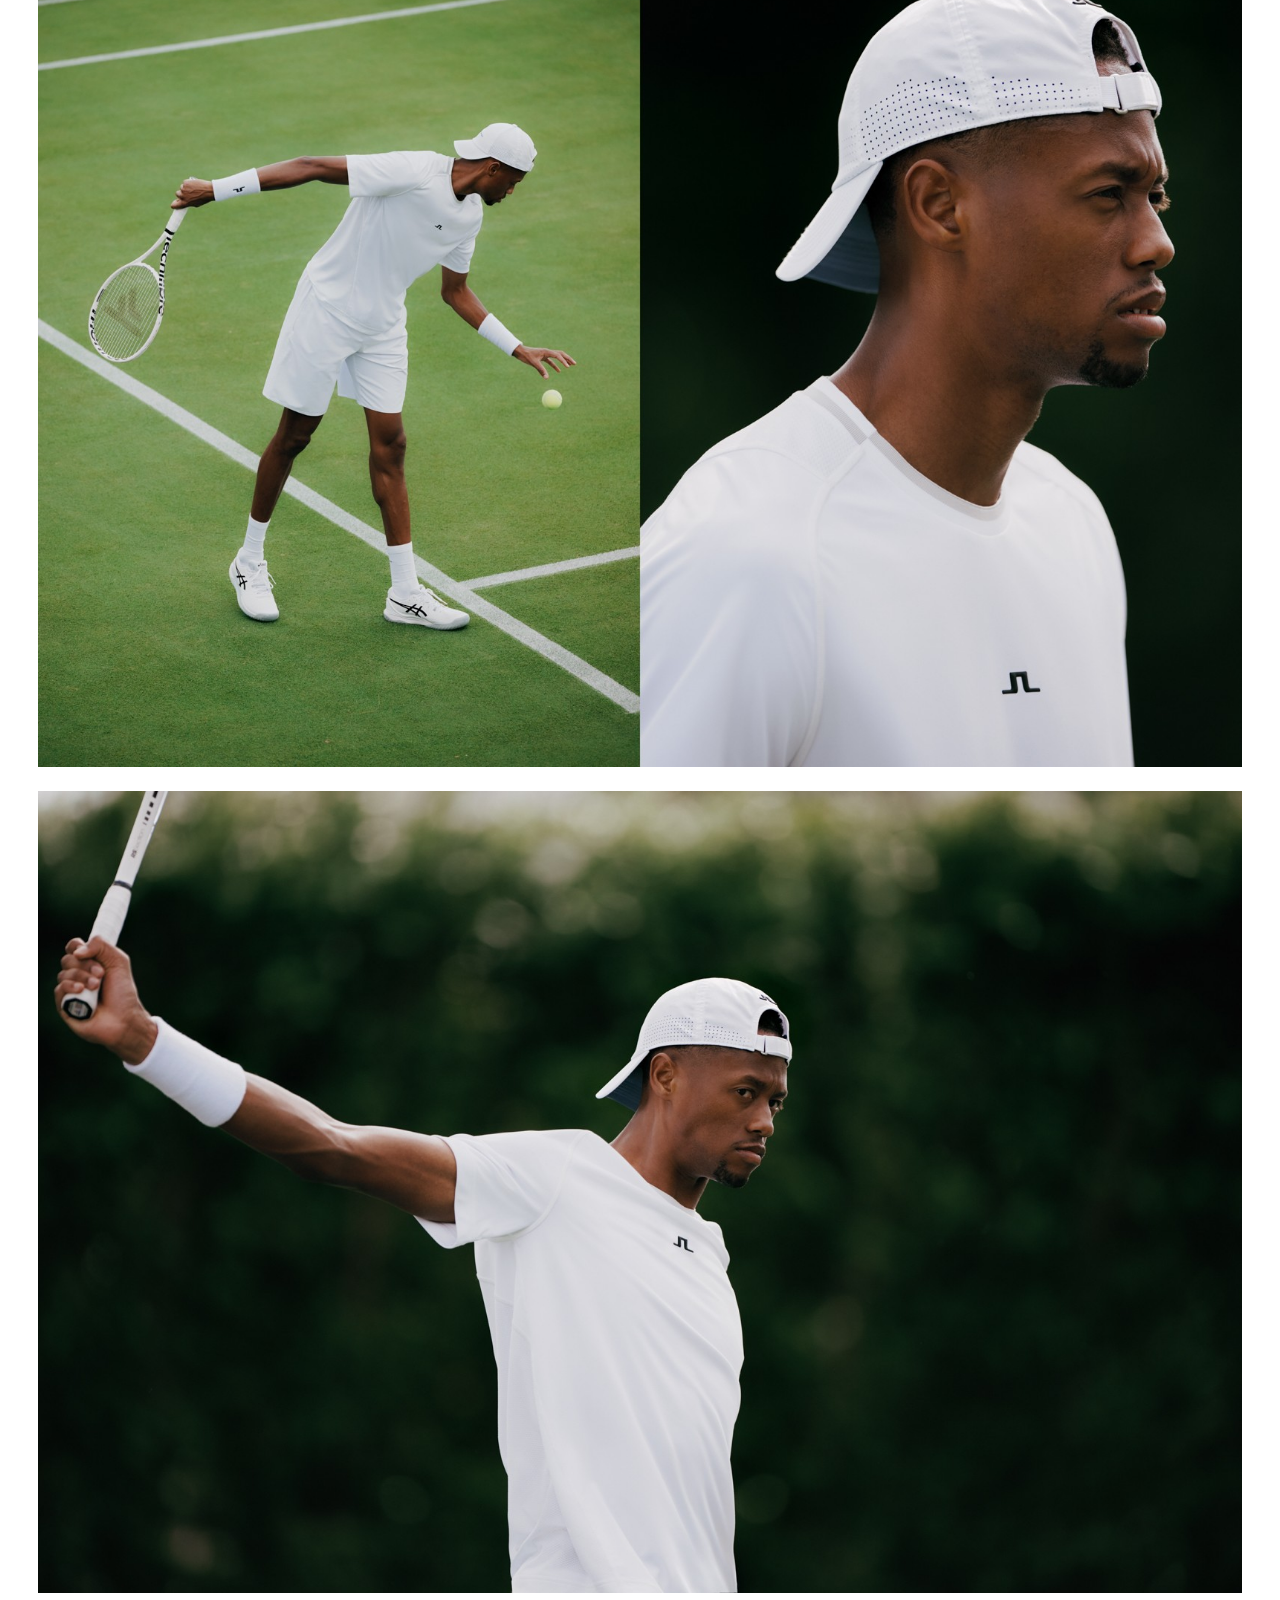
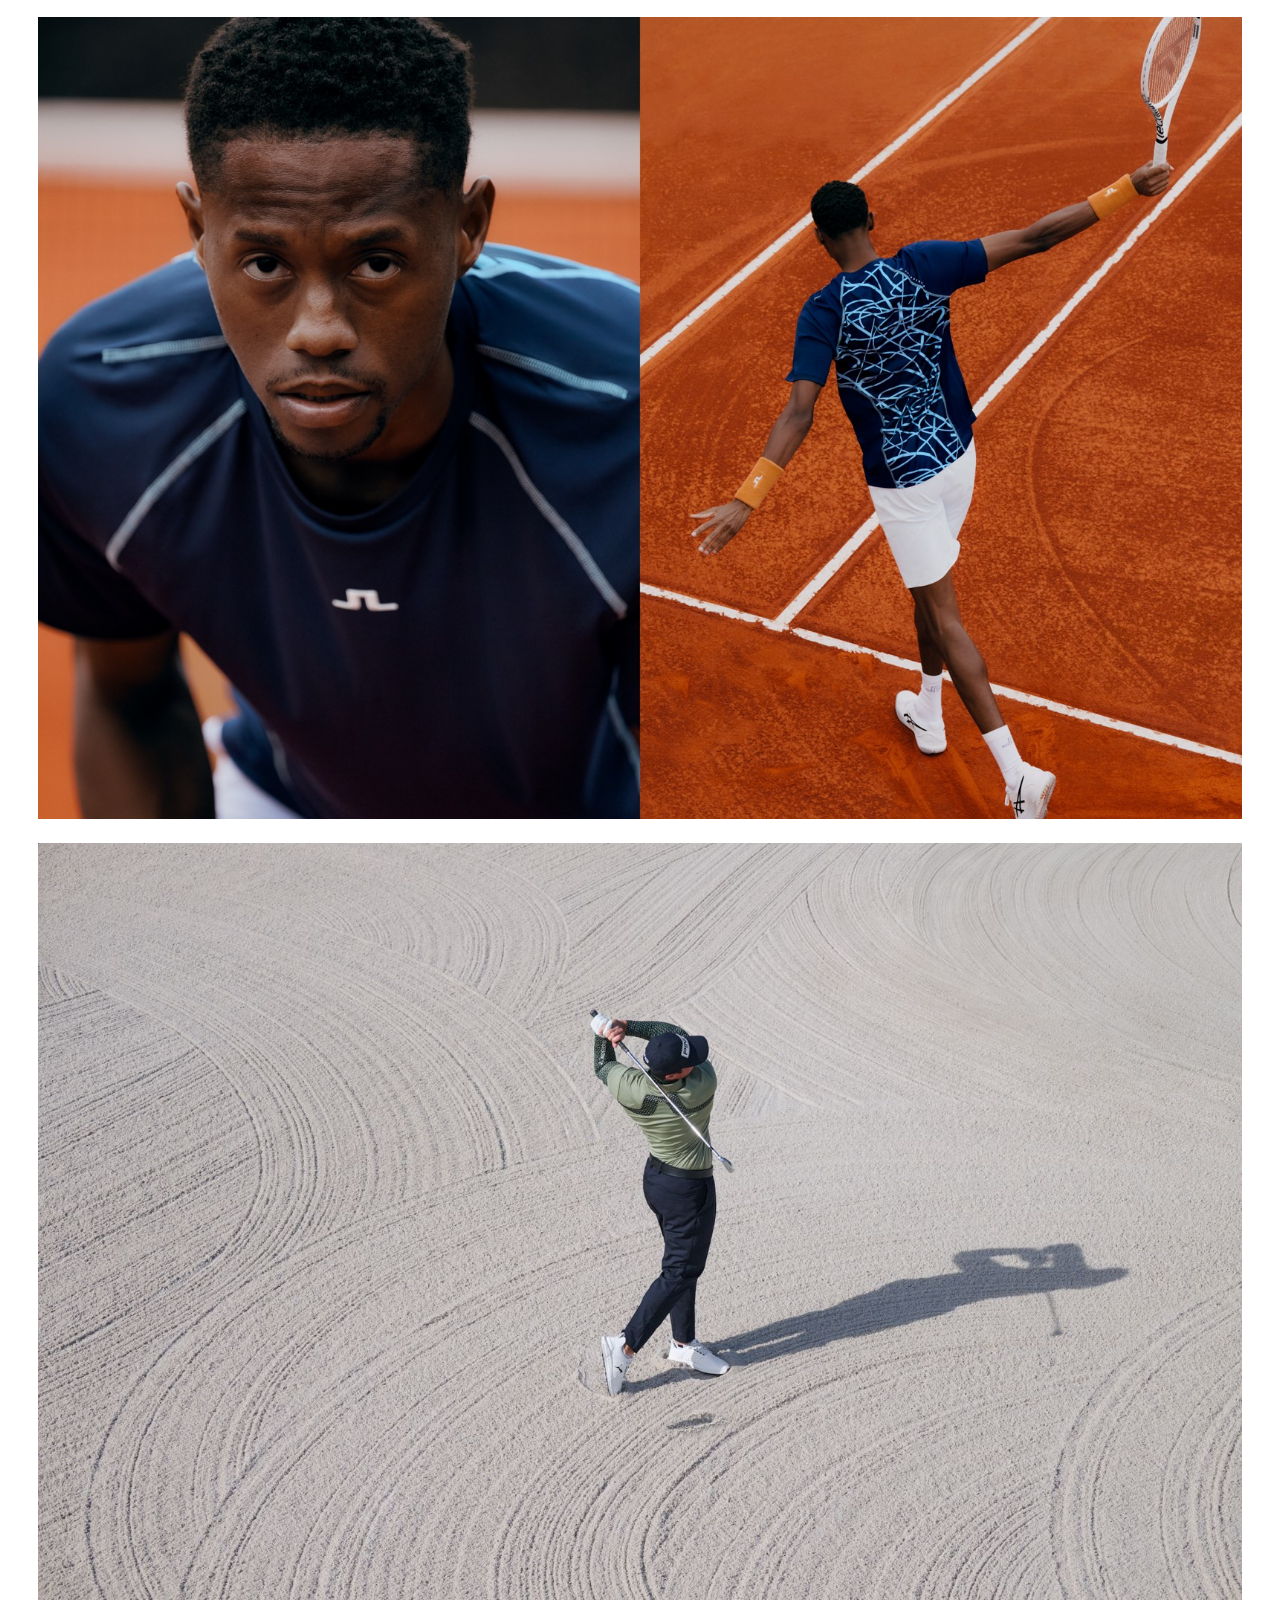
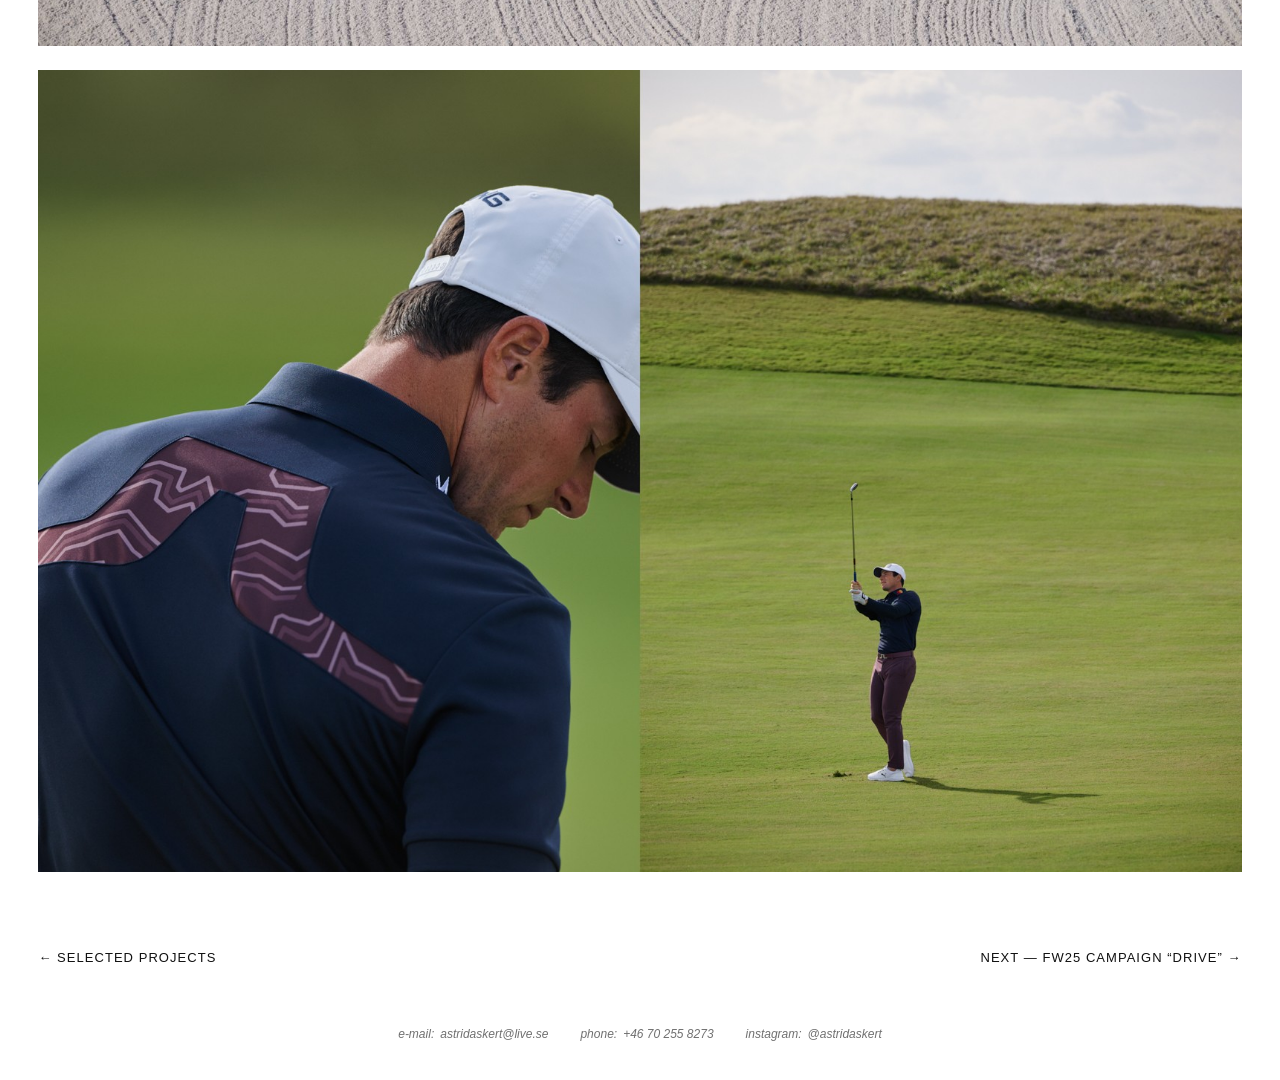
<file: jlambassador.html>
<!doctype html>
<html lang="en">
<head>
<meta charset="utf-8">
<meta name="viewport" content="width=device-width, initial-scale=1">
<title>Ambassador Campaign 2025, J.LINDEBERG — Astrid Askert</title>
<link rel="stylesheet" href="style.css">
</head>
<body>

<header class="hdr">
<a class="brand tap" href="/"><span class="hl">Astrid Askert</span></a>
<span class="hdr-mid">Art director &amp; creative</span>
<nav aria-label="Main">
<a class="tap" href="projects.html"><span class="hl">Selected projects</span></a>
<span aria-hidden="true">/</span>
<a class="tap" href="about.html"><span class="hl">About</span></a>
</nav>
</header>

<main class="project">
<section class="intro">
<h1>Ambassador Campaign 2025 – J.LINDEBERG</h1>
<div class="intro-side">
<div class="copy">
<p>J.LINDEBERG’s 2025 ambassador campaign, featuring professional athletes and brand ambassadors Chris Eubanks and Viktor Hovland.</p>
<p>I created the concept and led the art direction for all stills and campaign films, from initial idea and on-set direction through to final delivery and roll-out.</p>
</div>
<dl class="facts">
<dt>Client</dt><dd>J.LINDEBERG</dd>
<dt>Year</dt><dd>2025</dd>
<dt>Role</dt><dd>Concept &amp; art direction</dd>
<dt>Talent</dt><dd>Chris Eubanks, Viktor Hovland</dd>
</dl>
<dl class="facts">
<dt>Photographer</dt><dd>Lukas Korschan</dd>
<dt>Stylist</dt><dd>Gorjan Lauseger</dd>
</dl>
</div>
</section>

<section class="media" aria-label="Project images">
<img src="ff268523d37898ce76978e86308e177e.jpg" alt="Tennis player hitting a backhand on a blue court">
<img src="7eeaf14f308008fc79a8c8367bb6cd7a.jpg" alt="Tennis player on a blue court, paired with a portrait in a teal printed J.LINDEBERG top" loading="lazy">
<div class="row">
<img src="aa57b3f3ecf4fe2cfb4e3acfe04cd4a7.jpg" alt="Tennis player serving on a clay court, seen from above" loading="lazy">
<img src="5d5dbde5d774cabca1ce84267bc68d75.jpg" alt="Tennis player bouncing a ball on a blue court" loading="lazy">
</div>
<img src="d58f460bf88017e3892d30bd1c303d1a.jpg" alt="Tennis player on a grass court, paired with a close-up in a white J.LINDEBERG cap" loading="lazy">
<img src="10e6b3d682b156fe4ea63d57ec1885fc.jpg" alt="Tennis player in white stretching with a racket against a green hedge" loading="lazy">
<img src="ba2dd4253a457b0370c24dc7d865855c.jpg" alt="Tennis player portrait on clay, paired with a view from behind on court" loading="lazy">
<img src="365c161707992b14c8f57823c2c40d57.jpg" alt="Golfer swinging in a raked bunker, seen from above" loading="lazy">
<img src="7c231f2f9b8bfcf14c2619930a1d8506.jpg" alt="Golfer close-up in a navy J.LINDEBERG polo, paired with a fairway shot" loading="lazy">
</section>

<nav class="pnav" aria-label="Project navigation">
<a class="tap" href="projects.html"><span class="hl">← Selected projects</span></a>
<a class="tap" href="jlfw25.html"><span class="hl">Next — FW25 Campaign “Drive” →</span></a>
</nav>
</main>

<footer>
<span>e-mail: <a class="tap" href="mailto:astridaskert@live.se"><span class="hl">astridaskert@live.se</span></a></span>
<span>phone: <a class="tap" href="tel:+46702558273"><span class="hl">+46 70 255 8273</span></a></span>
<span>instagram: <a class="tap" href="https://instagram.com/astridaskert"><span class="hl">@astridaskert</span></a></span>
</footer>

</body>
</html>
</file>
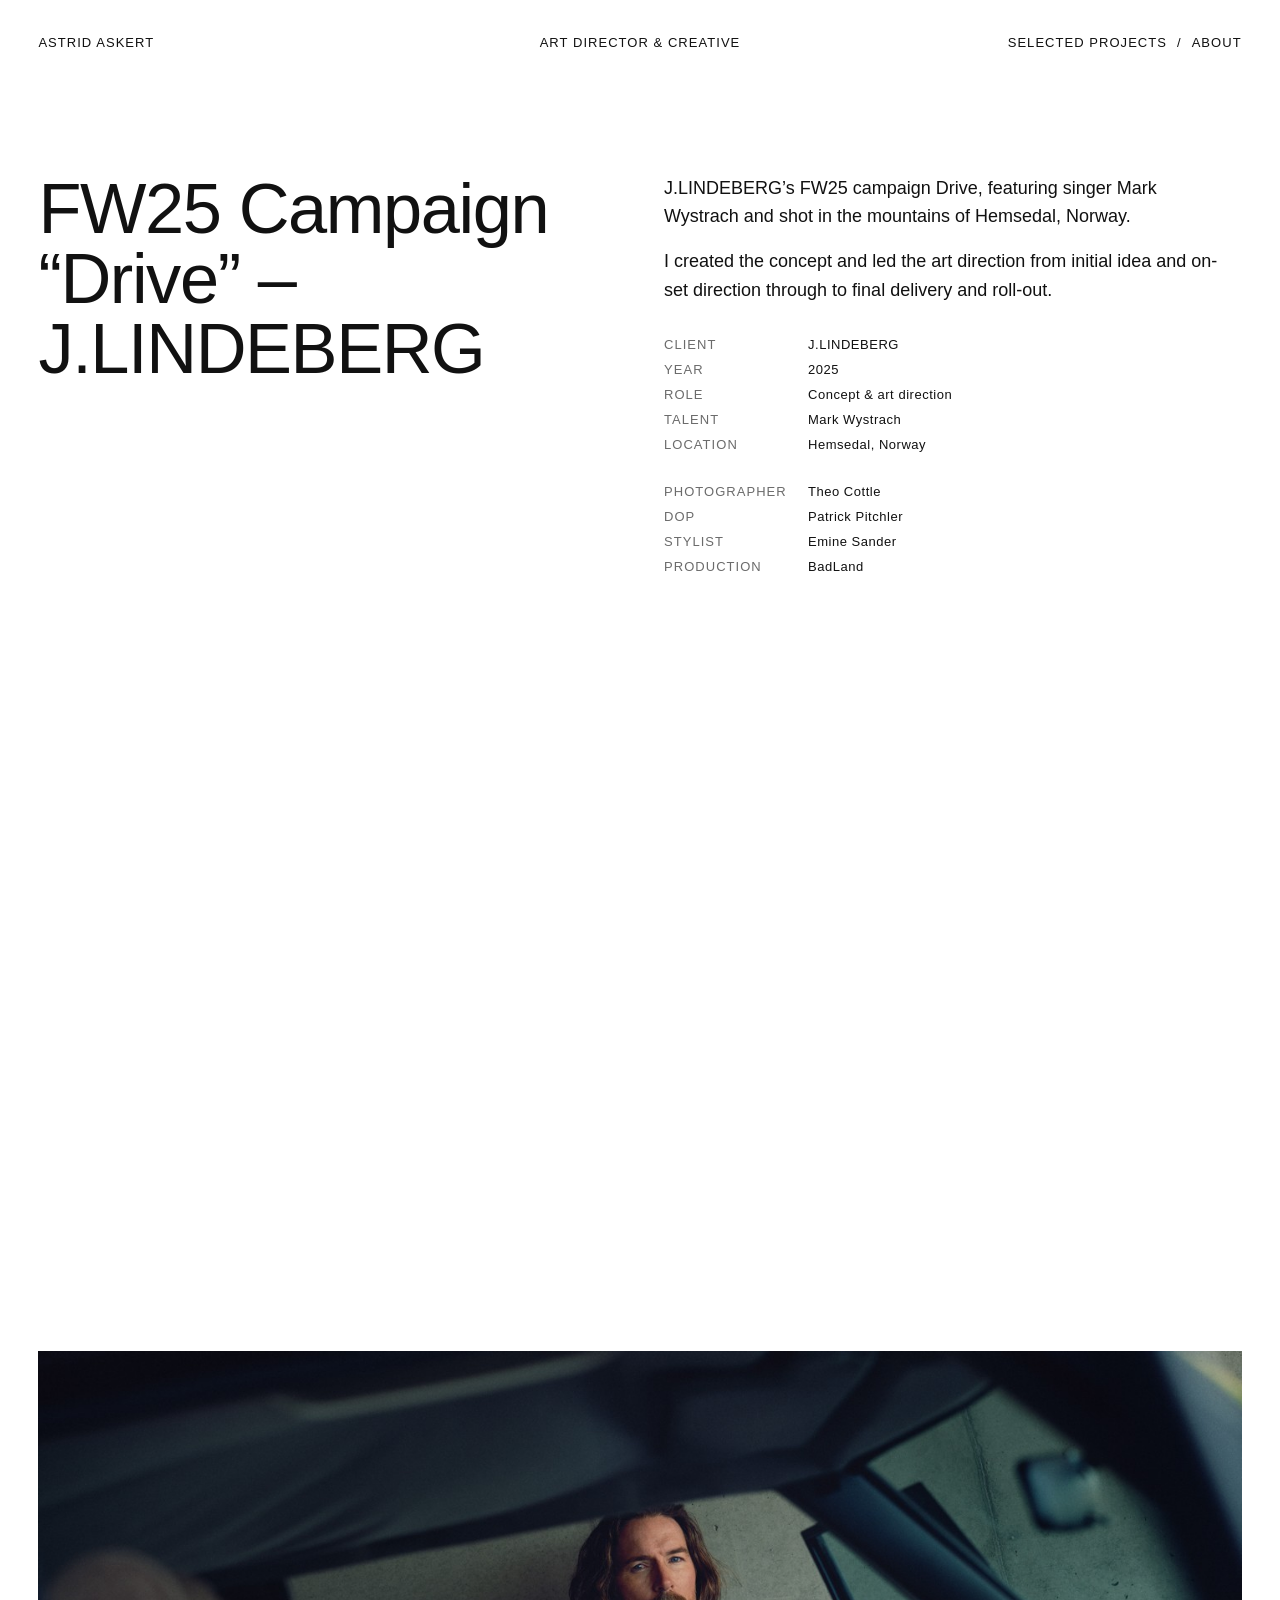
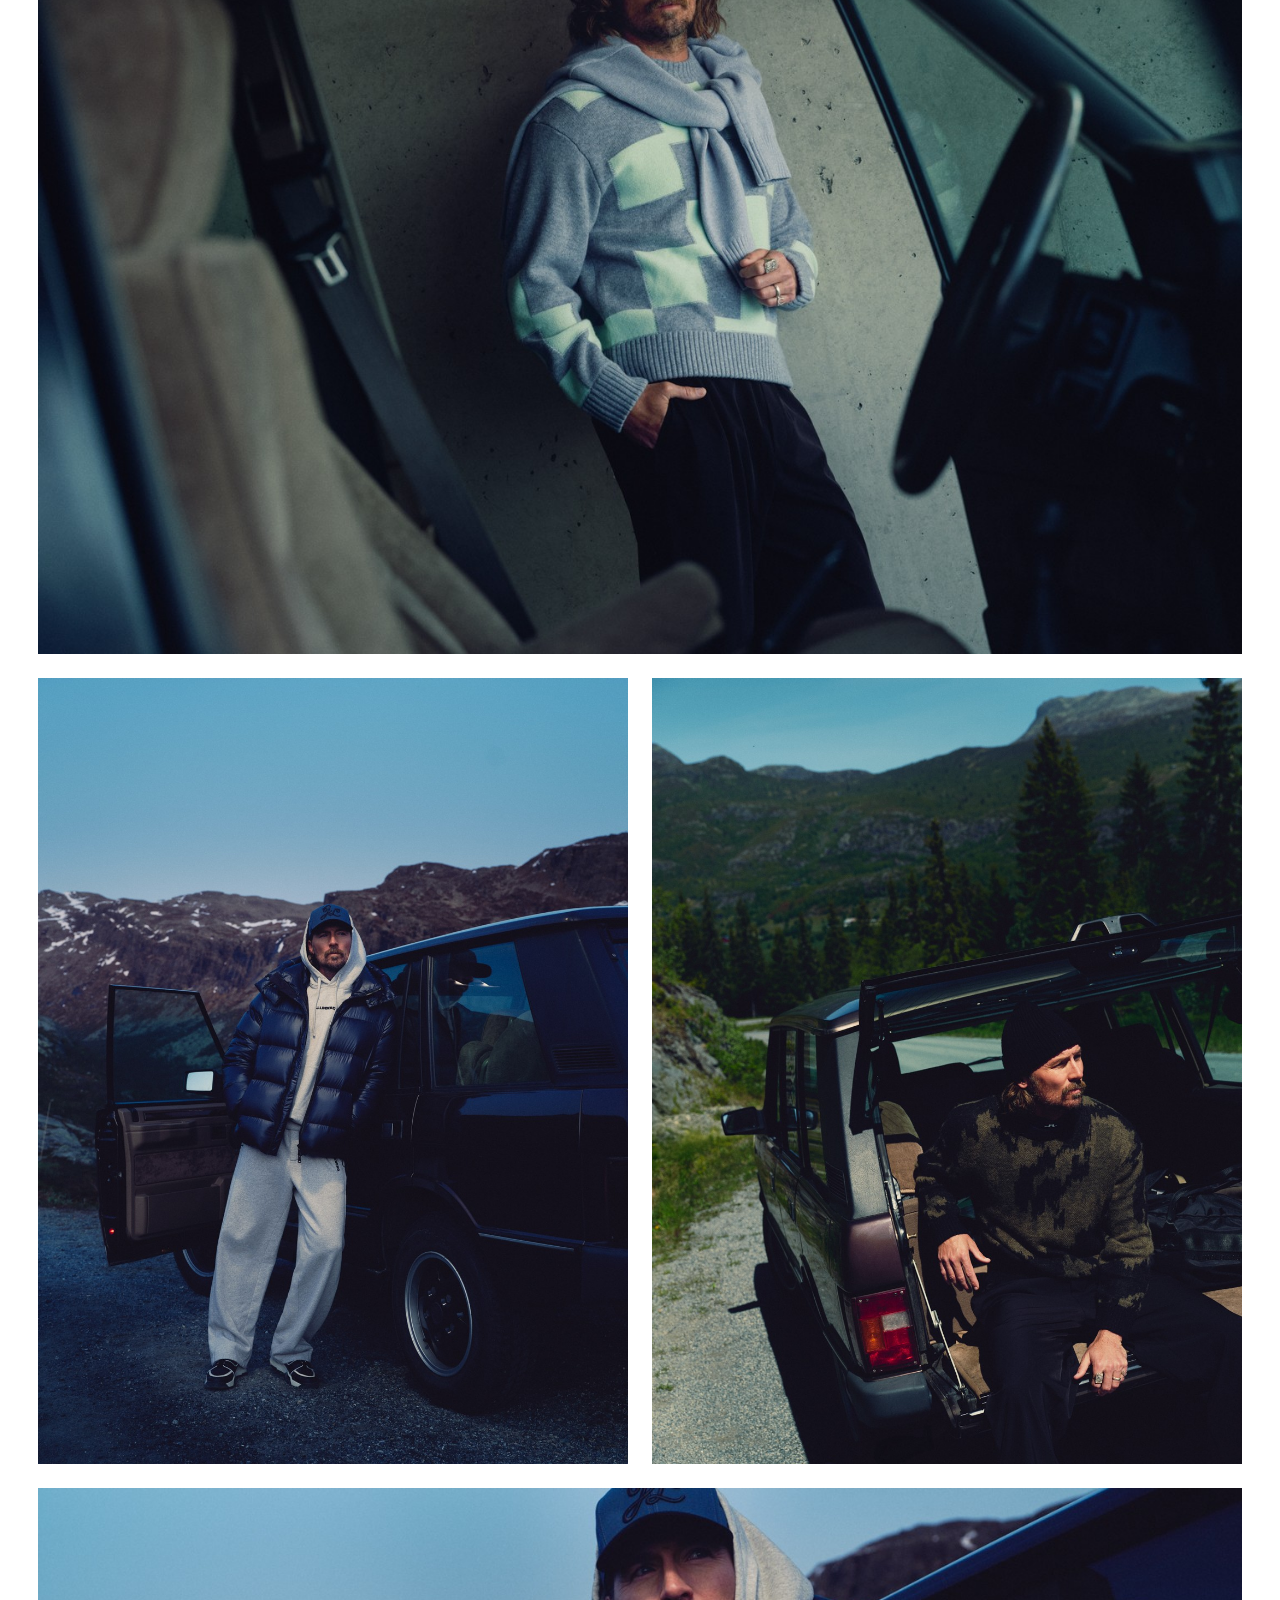
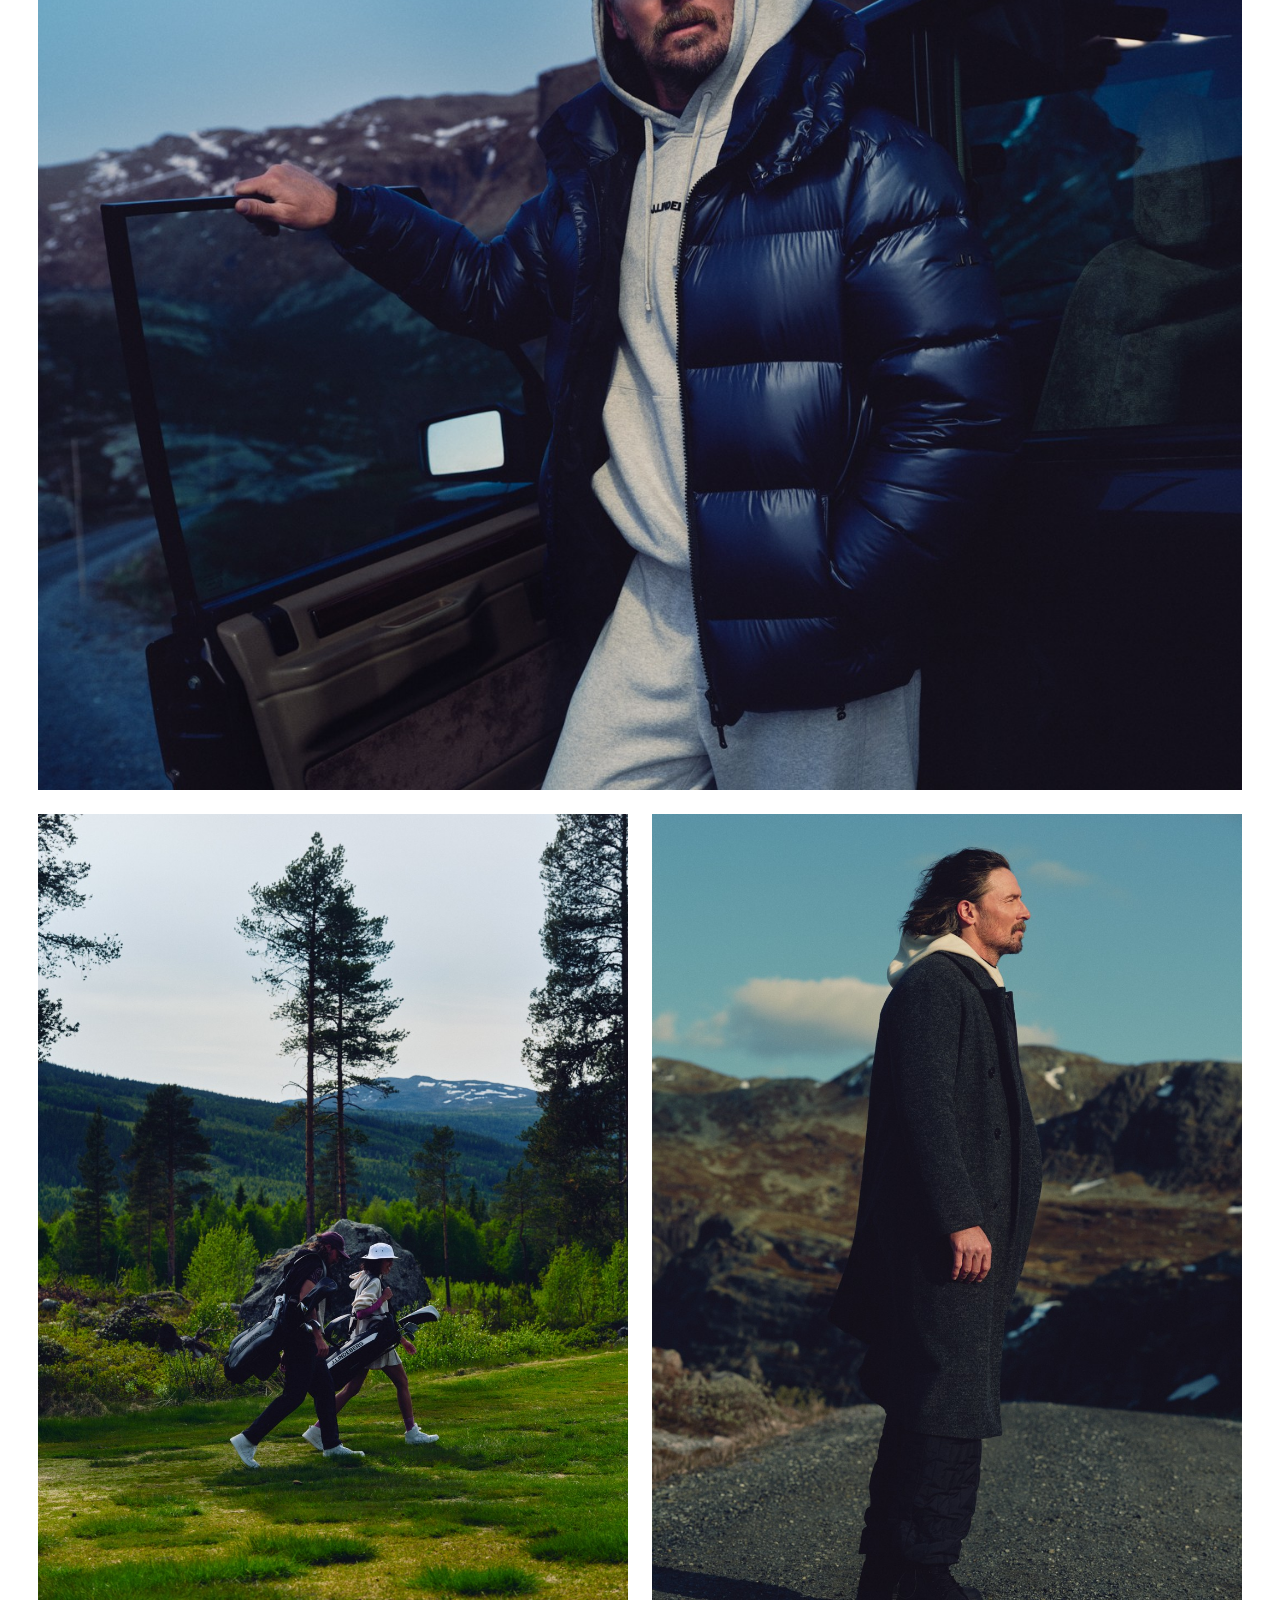
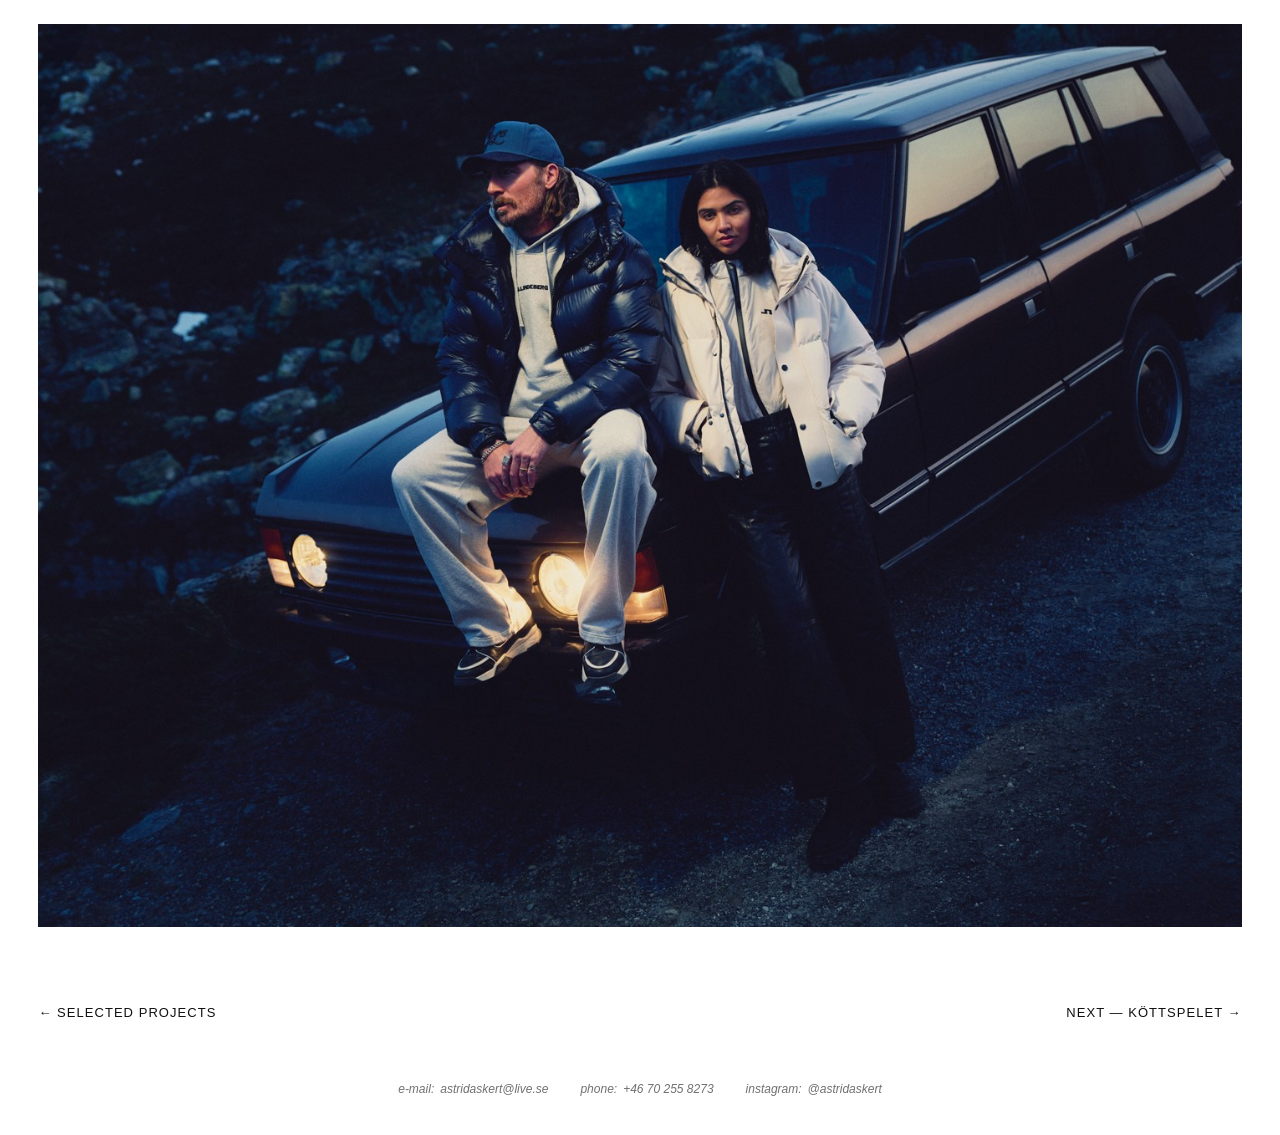
<file: jlfw25.html>
<!doctype html>
<html lang="en">
<head>
<meta charset="utf-8">
<meta name="viewport" content="width=device-width, initial-scale=1">
<title>FW25 Campaign “Drive”, J.LINDEBERG — Astrid Askert</title>
<link rel="stylesheet" href="style.css">
</head>
<body>

<header class="hdr">
<a class="brand tap" href="/"><span class="hl">Astrid Askert</span></a>
<span class="hdr-mid">Art director &amp; creative</span>
<nav aria-label="Main">
<a class="tap" href="projects.html"><span class="hl">Selected projects</span></a>
<span aria-hidden="true">/</span>
<a class="tap" href="about.html"><span class="hl">About</span></a>
</nav>
</header>

<main class="project">
<section class="intro">
<h1>FW25 Campaign “Drive” – J.LINDEBERG</h1>
<div class="intro-side">
<div class="copy">
<p>J.LINDEBERG’s FW25 campaign Drive, featuring singer Mark Wystrach and shot in the mountains of Hemsedal, Norway.</p>
<p>I created the concept and led the art direction from initial idea and on-set direction through to final delivery and roll-out.</p>
</div>
<dl class="facts">
<dt>Client</dt><dd>J.LINDEBERG</dd>
<dt>Year</dt><dd>2025</dd>
<dt>Role</dt><dd>Concept &amp; art direction</dd>
<dt>Talent</dt><dd>Mark Wystrach</dd>
<dt>Location</dt><dd>Hemsedal, Norway</dd>
</dl>
<dl class="facts">
<dt>Photographer</dt><dd>Theo Cottle</dd>
<dt>DOP</dt><dd>Patrick Pitchler</dd>
<dt>Stylist</dt><dd>Emine Sander</dd>
<dt>Production</dt><dd>BadLand</dd>
</dl>
</div>
</section>

<section class="media" aria-label="Project images">
<video class="r16x9" src="c8821e4fabbc6de20ae9bc8d8ddf856a.mp4" autoplay muted loop playsinline preload="auto" aria-label="J.LINDEBERG FW25 Drive campaign film, The First Drive"></video>
<img src="9cba60f0a44e2d77223b721816b313b7.jpg" alt="Man in a grey patterned J.LINDEBERG knit seen through an open car door" loading="lazy">
<div class="row">
<img src="8a6714cb945a05d5060a9cc790ae973e.jpg" alt="Man in a navy puffer jacket and grey hoodie beside a classic car in the mountains" loading="lazy">
<img src="fb4c7f8f07a8e8bd1e0a8505e8d6570a.jpg" alt="Man in a camouflage-pattern knit sitting in the open boot of a classic car" loading="lazy">
</div>
<img src="7a53d895474f1c86d470ec6f578625ef.jpg" alt="Close-up of a man in a navy puffer jacket holding an open car door at dusk" loading="lazy">
<div class="row">
<img src="2f7df62e35ca17d5d650611452c374ec.jpg" alt="Two golfers carrying J.LINDEBERG bags across a mountain course" loading="lazy">
<img src="e1b978b1570b24ba8ce221adb20c467c.jpg" alt="Man in a long charcoal coat standing on a mountain road in profile" loading="lazy">
</div>
<img src="1f406fa6967ab9ba48f1e3924881cb6b.jpg" alt="Man and woman in J.LINDEBERG puffer jackets on the bonnet of a classic car at dusk" loading="lazy">
</section>

<nav class="pnav" aria-label="Project navigation">
<a class="tap" href="projects.html"><span class="hl">← Selected projects</span></a>
<a class="tap" href="kottspelet.html"><span class="hl">Next — Köttspelet →</span></a>
</nav>
</main>

<footer>
<span>e-mail: <a class="tap" href="mailto:astridaskert@live.se"><span class="hl">astridaskert@live.se</span></a></span>
<span>phone: <a class="tap" href="tel:+46702558273"><span class="hl">+46 70 255 8273</span></a></span>
<span>instagram: <a class="tap" href="https://instagram.com/astridaskert"><span class="hl">@astridaskert</span></a></span>
</footer>

</body>
</html>
</file>
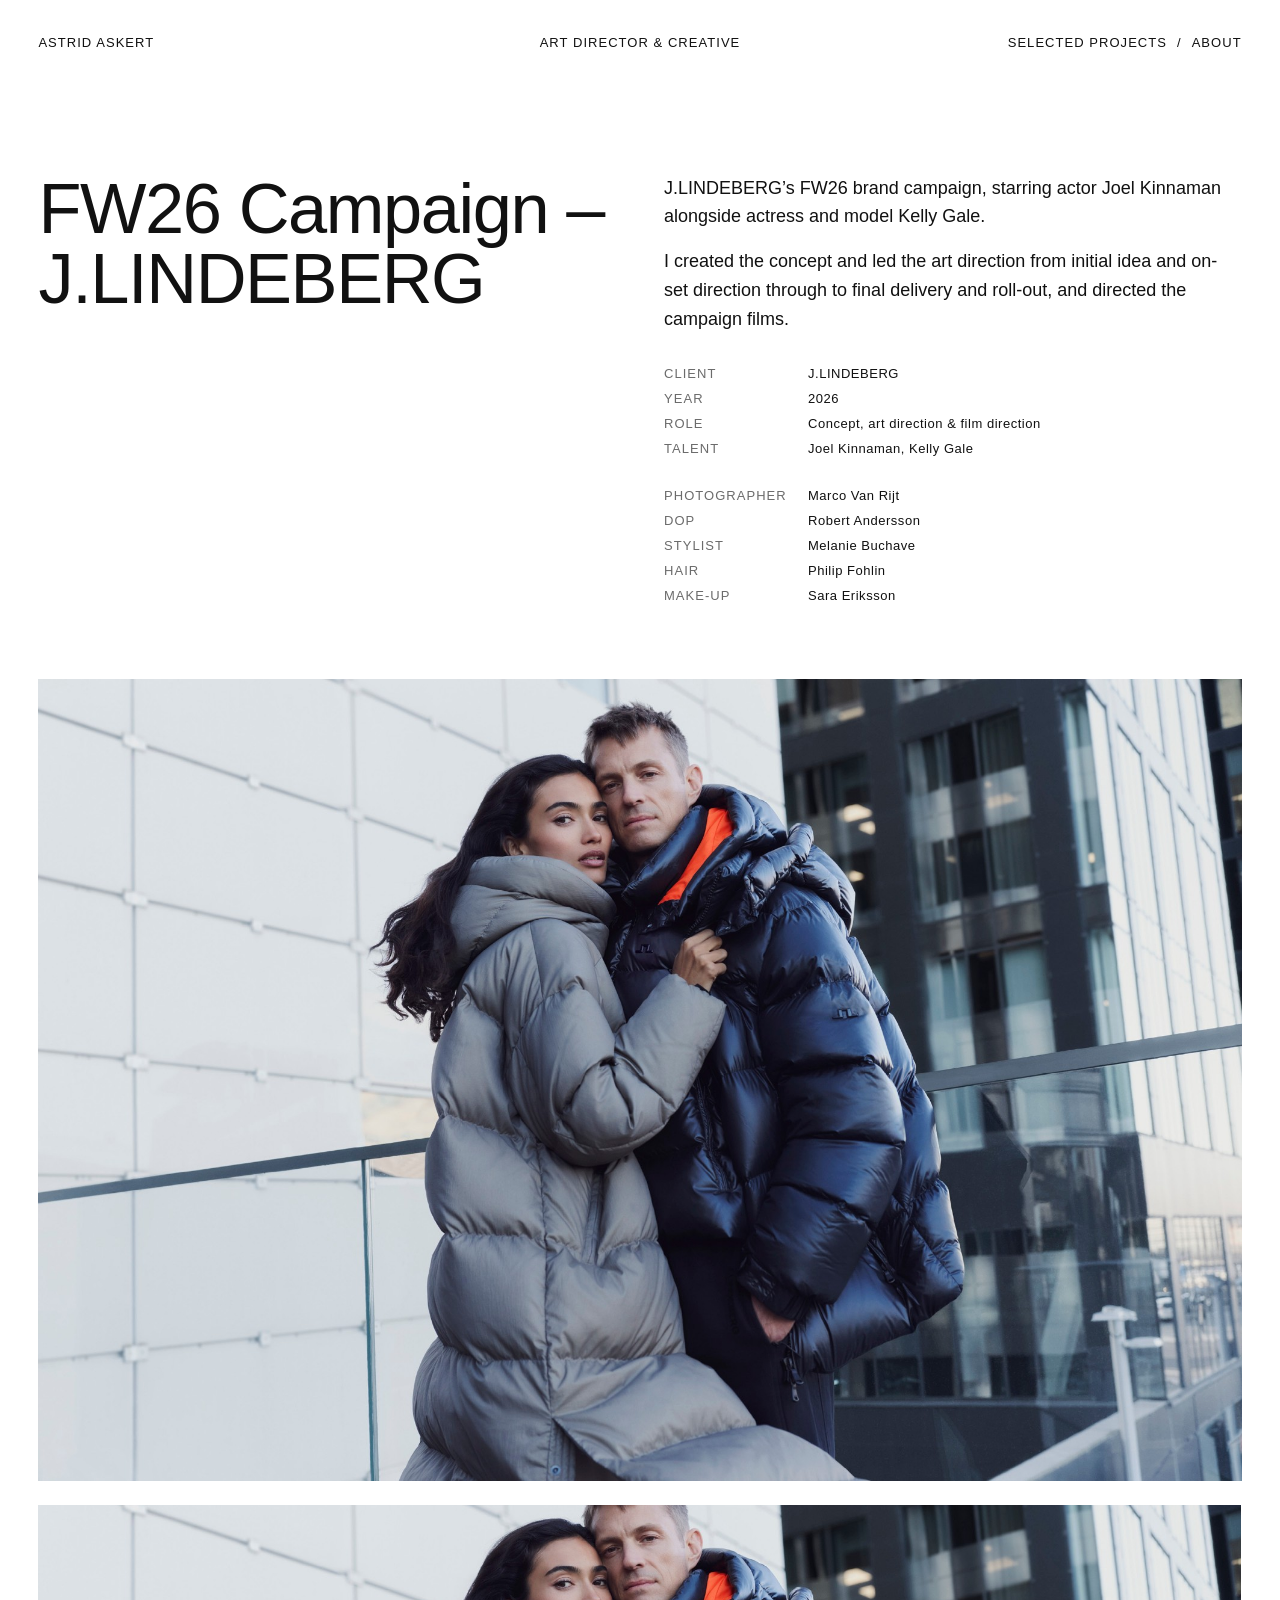
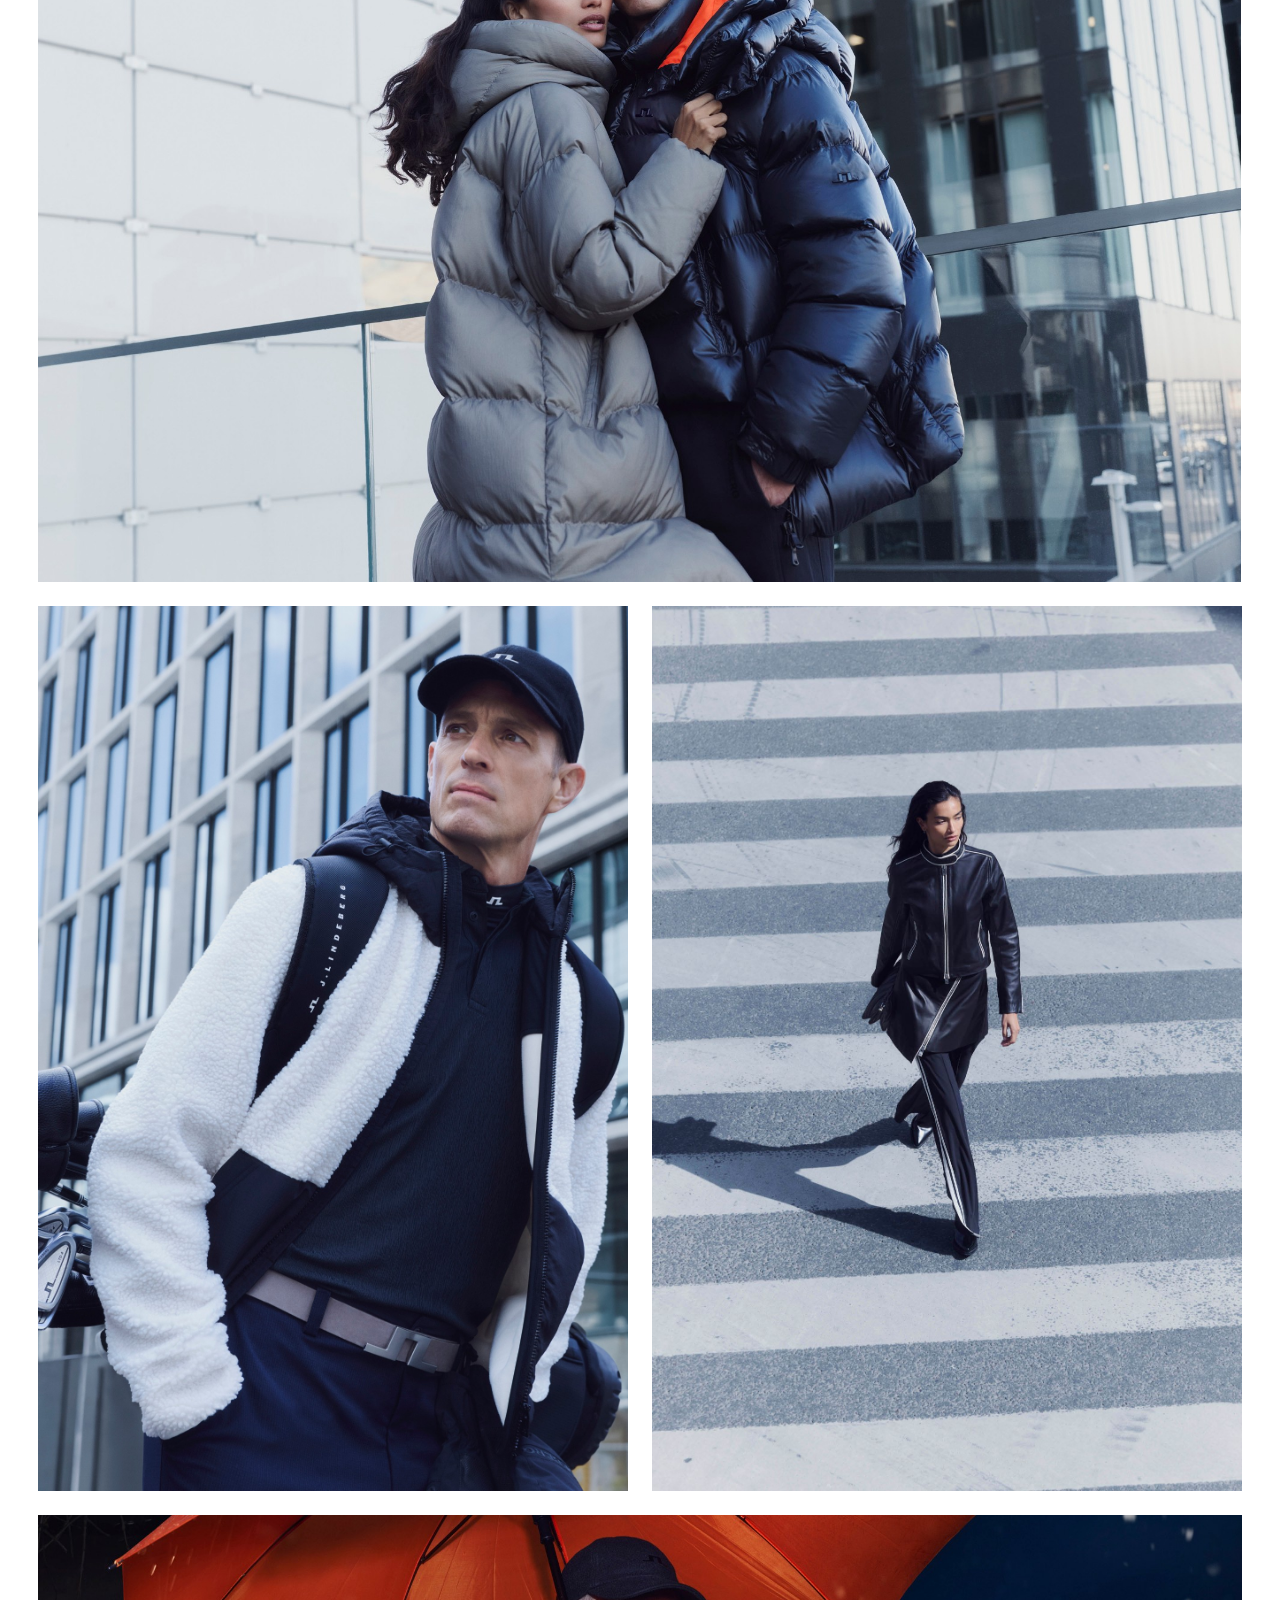
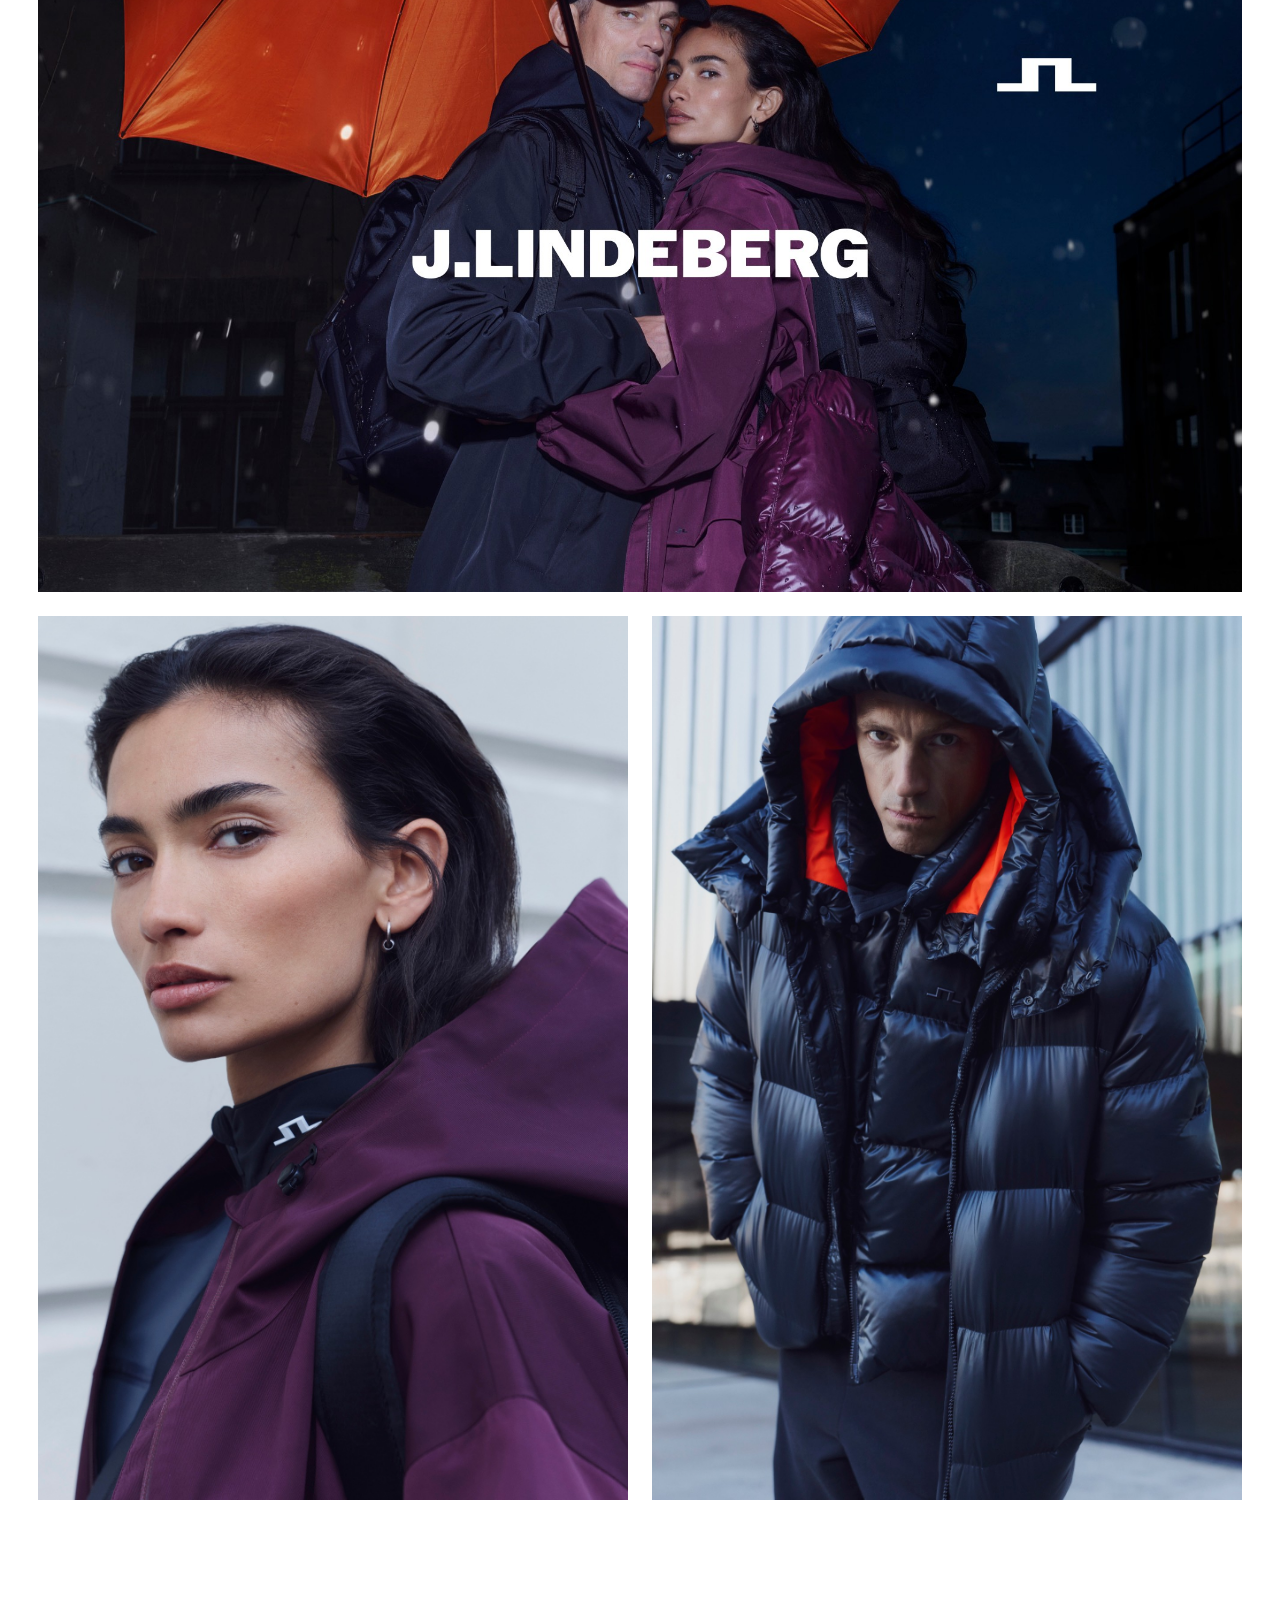
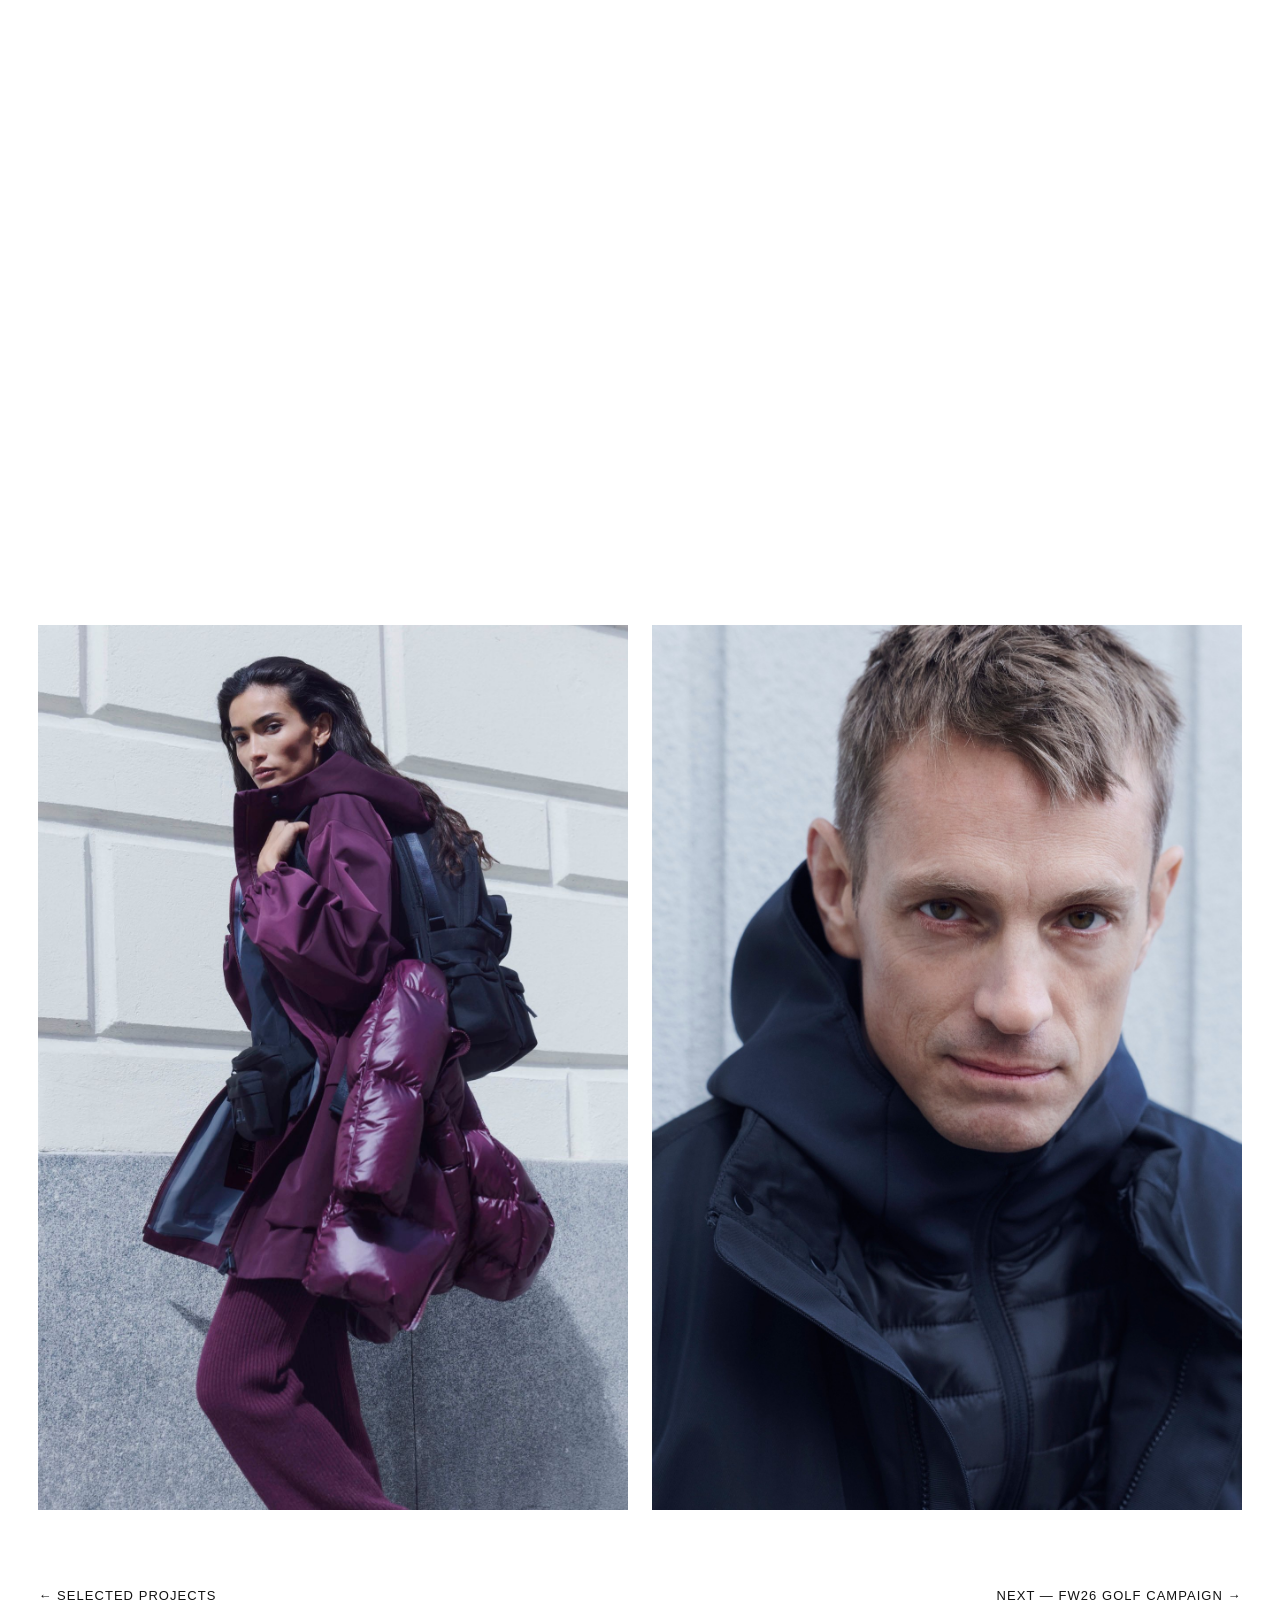
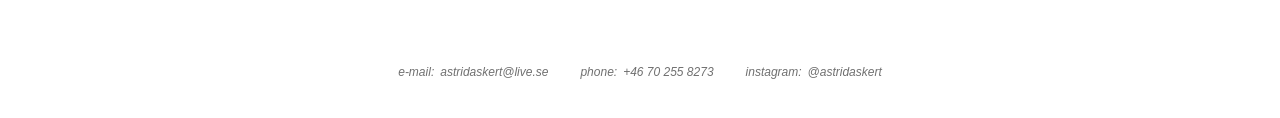
<file: jlfw26.html>
<!doctype html>
<html lang="en">
<head>
<meta charset="utf-8">
<meta name="viewport" content="width=device-width, initial-scale=1">
<title>FW26 Campaign, J.LINDEBERG — Astrid Askert</title>
<link rel="stylesheet" href="style.css">
</head>
<body>

<header class="hdr">
<a class="brand tap" href="/"><span class="hl">Astrid Askert</span></a>
<span class="hdr-mid">Art director &amp; creative</span>
<nav aria-label="Main">
<a class="tap" href="projects.html"><span class="hl">Selected projects</span></a>
<span aria-hidden="true">/</span>
<a class="tap" href="about.html"><span class="hl">About</span></a>
</nav>
</header>

<main class="project">
<section class="intro">
<h1>FW26 Campaign – J.LINDEBERG</h1>
<div class="intro-side">
<div class="copy">
<p>J.LINDEBERG’s FW26 brand campaign, starring actor Joel Kinnaman alongside actress and model Kelly Gale.</p>
<p>I created the concept and led the art direction from initial idea and on-set direction through to final delivery and roll-out, and directed the campaign films.</p>
</div>
<dl class="facts">
<dt>Client</dt><dd>J.LINDEBERG</dd>
<dt>Year</dt><dd>2026</dd>
<dt>Role</dt><dd>Concept, art direction &amp; film direction</dd>
<dt>Talent</dt><dd>Joel Kinnaman, Kelly Gale</dd>
</dl>
<dl class="facts">
<dt>Photographer</dt><dd>Marco Van Rijt</dd>
<dt>DOP</dt><dd>Robert Andersson</dd>
<dt>Stylist</dt><dd>Melanie Buchave</dd>
<dt>Hair</dt><dd>Philip Fohlin</dd>
<dt>Make-up</dt><dd>Sara Eriksson</dd>
</dl>
</div>
</section>

<section class="media" aria-label="Project images">
<img src="513501a0ccaab8884be03c5e1d0a5cbe.jpg" alt="Kelly Gale and Joel Kinnaman in J.LINDEBERG puffer jackets, FW26 campaign">
<video class="r16x9" src="55355702494aa86c8339a33ff69cece7.mp4" poster="513501a0ccaab8884be03c5e1d0a5cbe.jpg" autoplay muted loop playsinline preload="auto" aria-label="J.LINDEBERG FW26 campaign film"></video>
<div class="row">
<img src="4c037034bdc91be12bacd32e8d2dd6e8.jpg" alt="Joel Kinnaman in a J.LINDEBERG fleece and cap with a golf bag" loading="lazy">
<img src="7b9d791e3b923bc9ba6ee44c6fd6de3b.jpg" alt="Kelly Gale crossing a street in a black leather jacket" loading="lazy">
</div>
<img src="c983ab27f75b3a7d303bf8ddc88b60b6.jpg" alt="Joel Kinnaman and Kelly Gale under an orange umbrella at night, with the J.LINDEBERG logo" loading="lazy">
<div class="row">
<img src="721974855fdf1209b5bf4d43911883be.jpg" alt="Close-up portrait of Kelly Gale in a plum J.LINDEBERG jacket" loading="lazy">
<img src="65fd7ab49a23fd1eb6c8b9923575a044.jpg" alt="Joel Kinnaman in a hooded black puffer jacket" loading="lazy">
</div>
<video class="r16x9" src="f165fb16dd6e09ce84a426f22d5c552f.mp4" autoplay muted loop playsinline preload="metadata" aria-label="J.LINDEBERG FW26 campaign film, second cut"></video>
<div class="row">
<img src="1eb349d2347281732a9b39709806d541.jpg" alt="Kelly Gale in a plum parka carrying a puffer jacket" loading="lazy">
<img src="b7f9faa7466af2dc166b335152f11953.jpg" alt="Close-up portrait of Joel Kinnaman in a navy hooded jacket" loading="lazy">
</div>
</section>

<nav class="pnav" aria-label="Project navigation">
<a class="tap" href="projects.html"><span class="hl">← Selected projects</span></a>
<a class="tap" href="jlgolf.html"><span class="hl">Next — FW26 Golf Campaign →</span></a>
</nav>
</main>

<footer>
<span>e-mail: <a class="tap" href="mailto:astridaskert@live.se"><span class="hl">astridaskert@live.se</span></a></span>
<span>phone: <a class="tap" href="tel:+46702558273"><span class="hl">+46 70 255 8273</span></a></span>
<span>instagram: <a class="tap" href="https://instagram.com/astridaskert"><span class="hl">@astridaskert</span></a></span>
</footer>

</body>
</html>
</file>
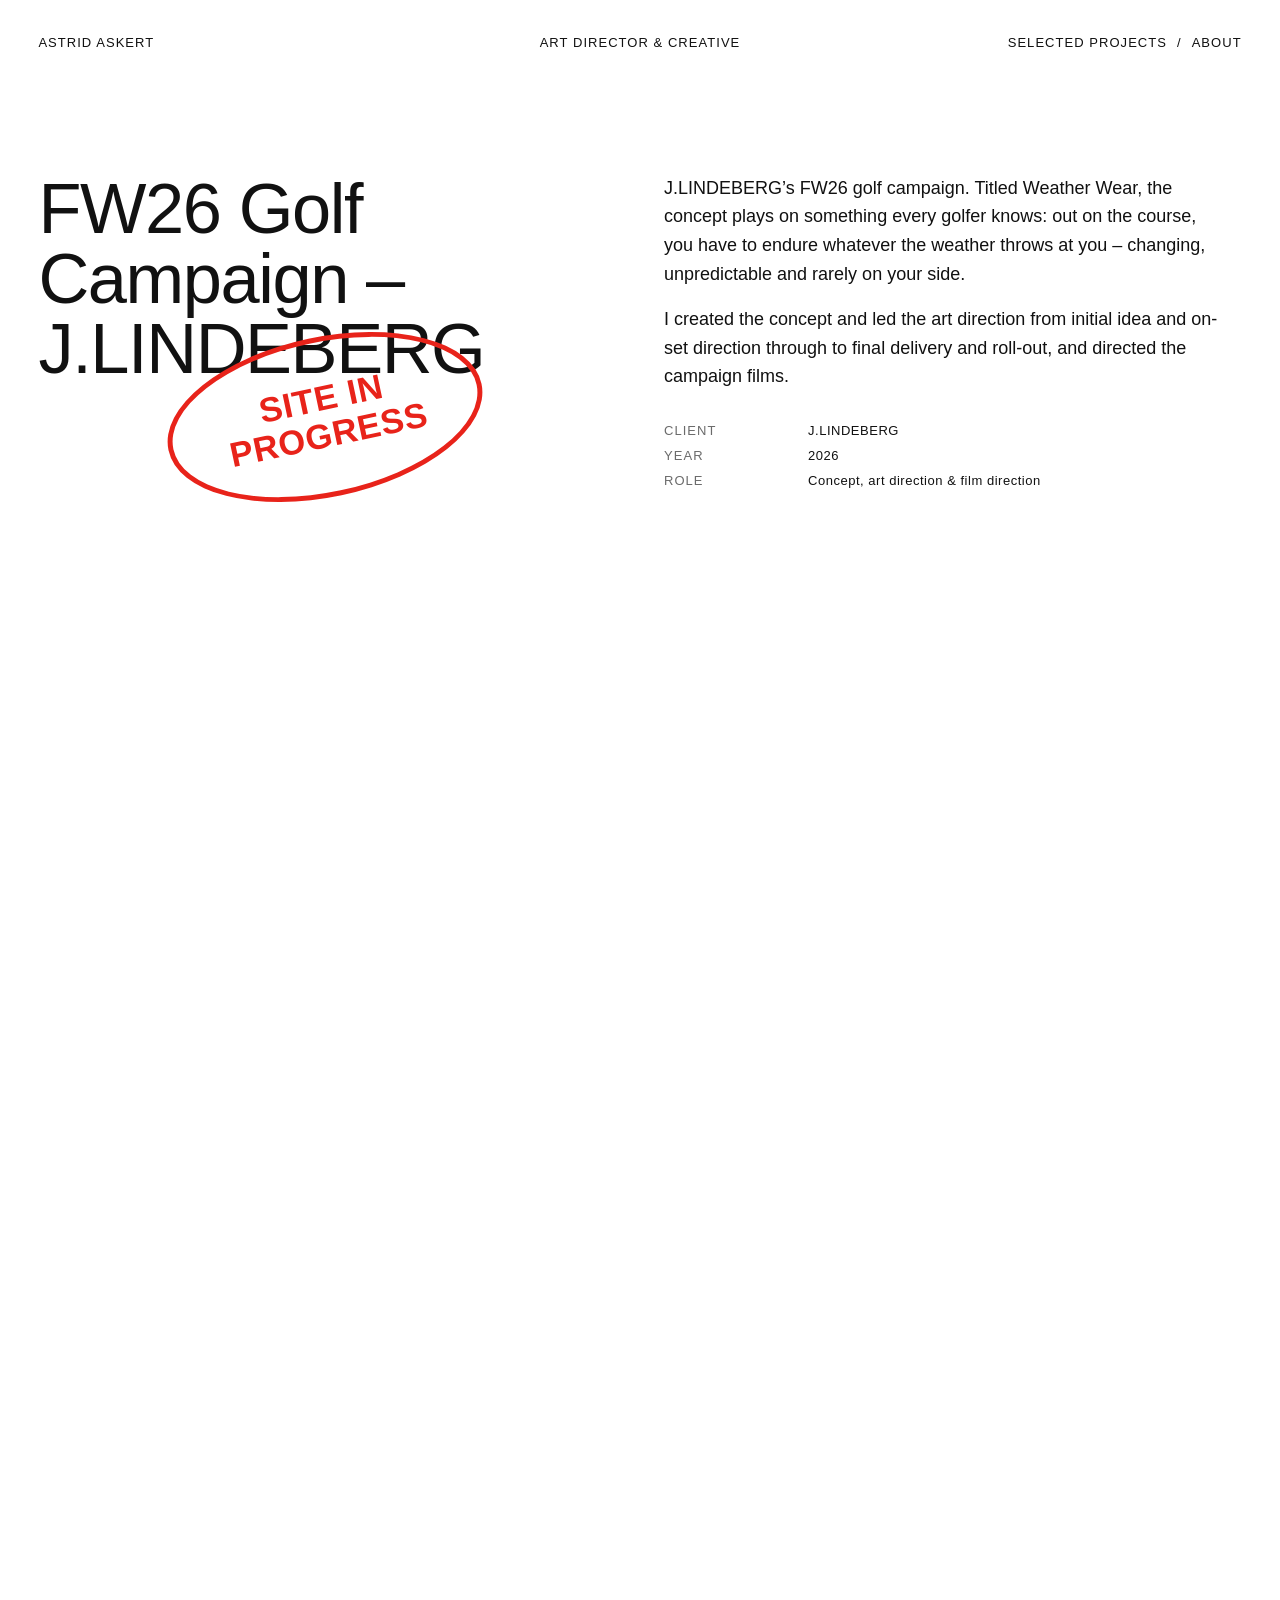
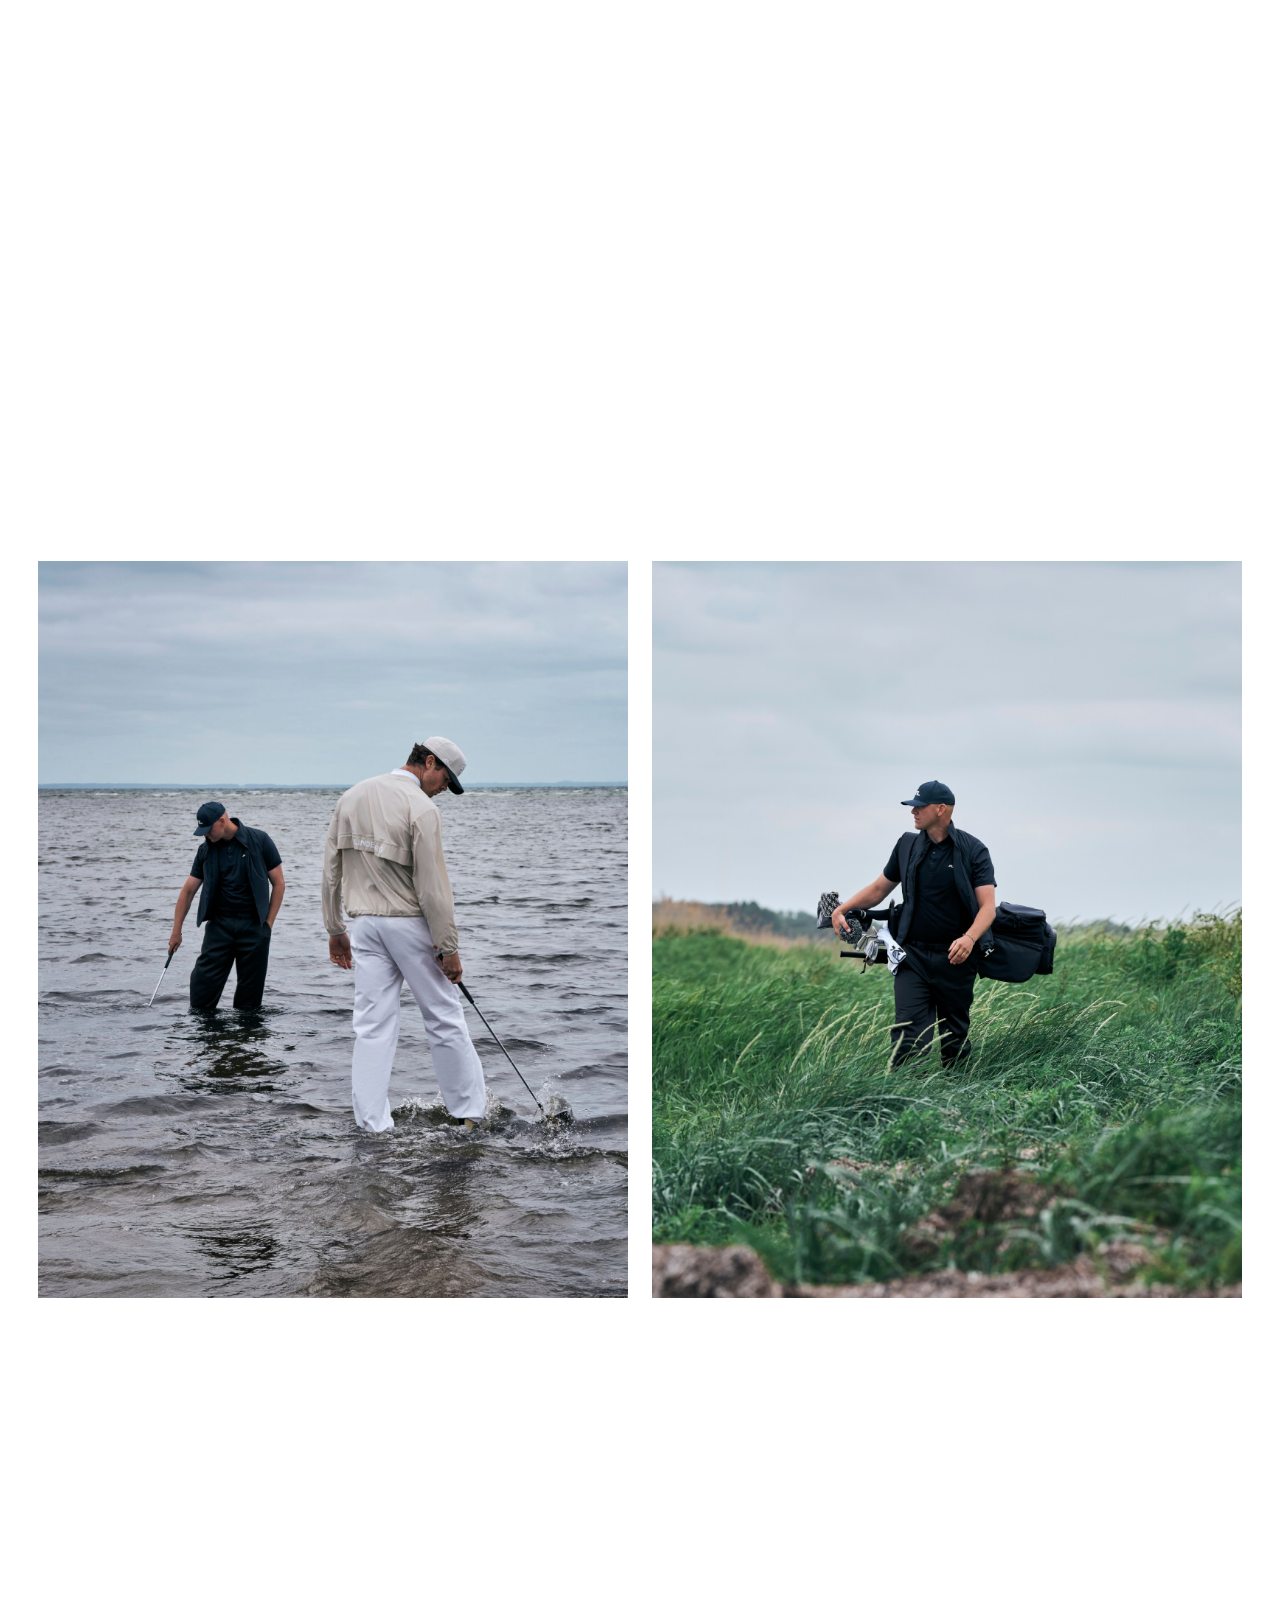
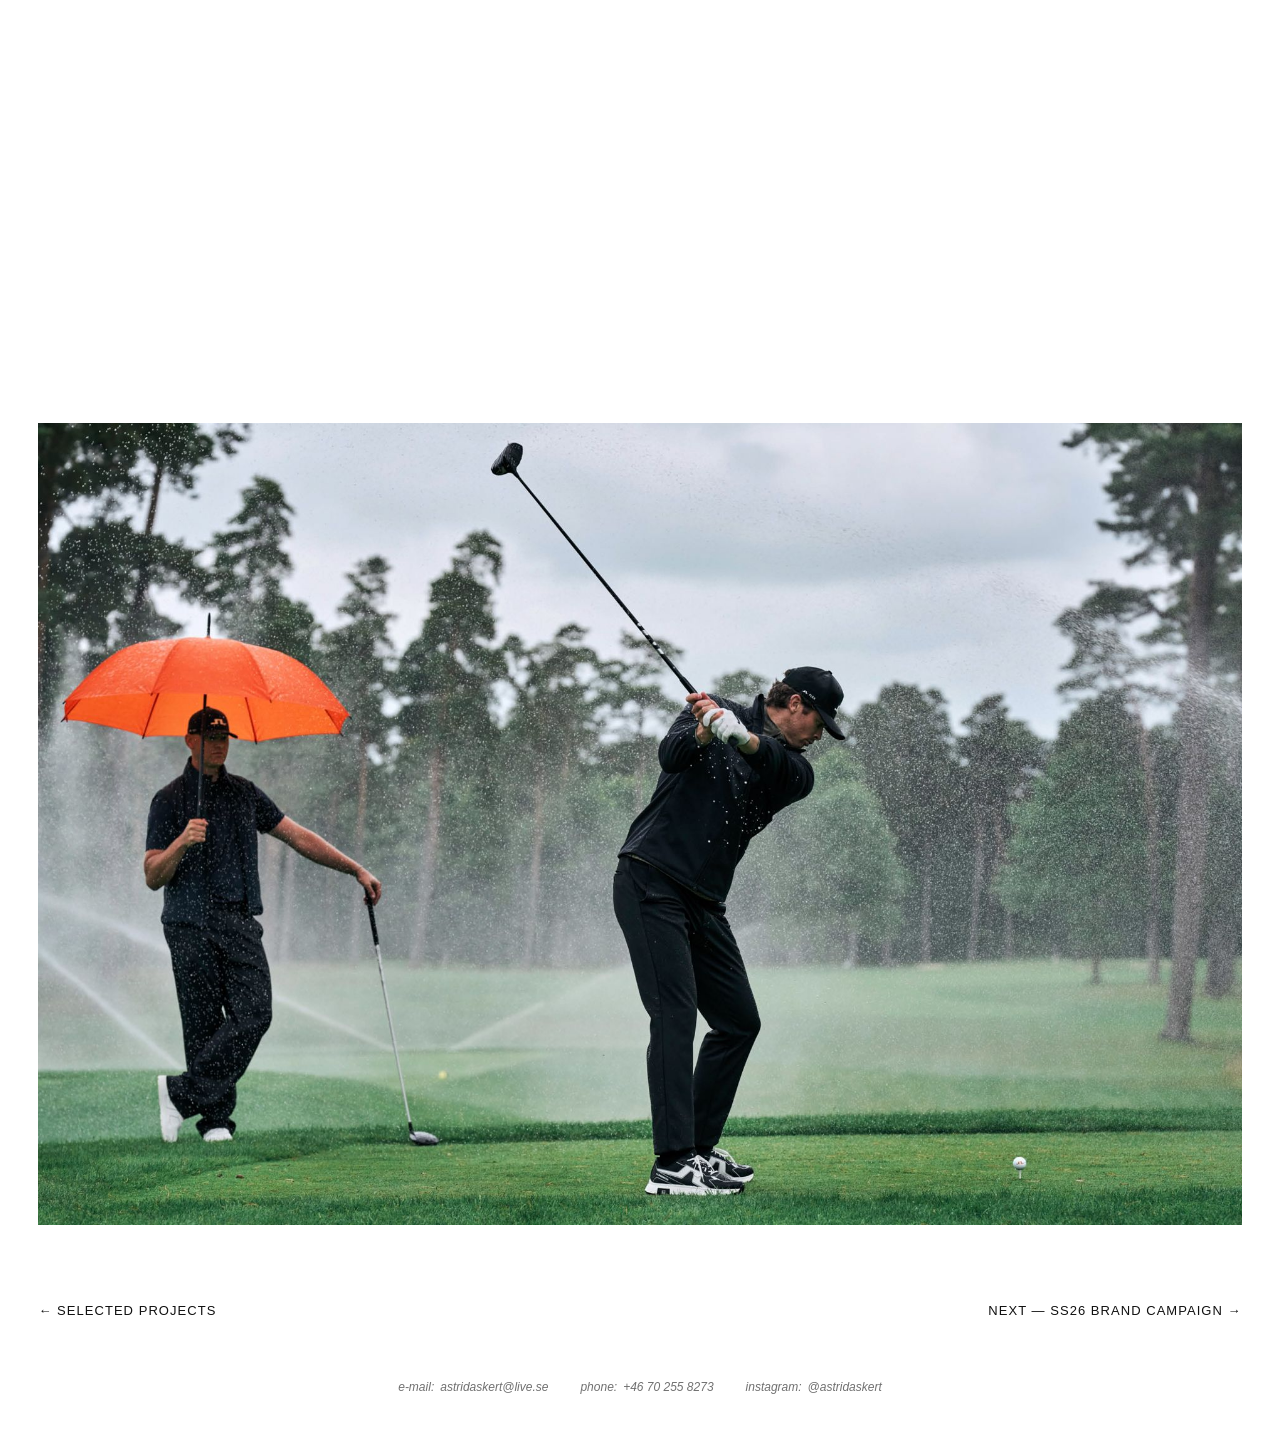
<file: jlgolf.html>
<!doctype html>
<html lang="en">
<head>
<meta charset="utf-8">
<meta name="viewport" content="width=device-width, initial-scale=1">
<title>FW26 Golf Campaign, J.LINDEBERG — Astrid Askert</title>
<link rel="stylesheet" href="style.css">
</head>
<body>

<header class="hdr">
<a class="brand tap" href="/"><span class="hl">Astrid Askert</span></a>
<span class="hdr-mid">Art director &amp; creative</span>
<nav aria-label="Main">
<a class="tap" href="projects.html"><span class="hl">Selected projects</span></a>
<span aria-hidden="true">/</span>
<a class="tap" href="about.html"><span class="hl">About</span></a>
</nav>
</header>

<main class="project">
<section class="intro">
<div>
<h1>FW26 Golf Campaign – J.LINDEBERG</h1>
<div class="title-sticker" role="img" aria-label="Site in progress"><div class="sticker-body"><span>Site in</span><span>progress</span></div></div>
</div>
<div class="intro-side">
<div class="copy">
<p>J.LINDEBERG’s FW26 golf campaign. Titled Weather Wear, the concept plays on something every golfer knows: out on the course, you have to endure whatever the weather throws at you – changing, unpredictable and rarely on your side.</p>
<p>I created the concept and led the art direction from initial idea and on-set direction through to final delivery and roll-out, and directed the campaign films.</p>
</div>
<dl class="facts">
<dt>Client</dt><dd>J.LINDEBERG</dd>
<dt>Year</dt><dd>2026</dd>
<dt>Role</dt><dd>Concept, art direction &amp; film direction</dd>
</dl>
</div>
</section>

<section class="media" aria-label="Project images">
<video class="r3x2" src="8bfc0aef2db813bffd13c513130fa5d8.mp4" autoplay muted loop playsinline preload="auto" aria-label="J.LINDEBERG FW26 golf campaign film"></video>
<div class="row">
<video class="r4x5" src="ed8d407a88cda6a2db7efe5f8c052d39.mp4" autoplay muted loop playsinline preload="metadata" aria-label="J.LINDEBERG FW26 golf campaign film, In the Rough"></video>
<video class="r4x5" src="efe47a0ce6e137dc210c5d8803a7e54f.mp4" autoplay muted loop playsinline preload="metadata" aria-label="J.LINDEBERG FW26 golf campaign film, By the Sea"></video>
</div>
<div class="row">
<img src="b514aa4cabe8e8dd5cc78b4ad62396f9.jpg" alt="Two golfers wading through the sea with clubs in J.LINDEBERG golfwear" loading="lazy">
<img src="0f04dfc2cc7bd9e44264df5d05be8703.jpg" alt="Golfer carrying a J.LINDEBERG bag through tall coastal grass" loading="lazy">
</div>
<video class="r16x9" src="b5e778b9db278b9922c3bbe447cb9d3d.mp4" autoplay muted loop playsinline preload="metadata" aria-label="J.LINDEBERG FW26 golf campaign film, Shoreside Shot"></video>
<img src="8a38e87973fde17e7ab2aa4592ab8fca.jpg" alt="Golfer teeing off in the spray of course sprinklers while another waits under an orange umbrella" loading="lazy">
</section>

<nav class="pnav" aria-label="Project navigation">
<a class="tap" href="projects.html"><span class="hl">← Selected projects</span></a>
<a class="tap" href="jlss26.html"><span class="hl">Next — SS26 Brand Campaign →</span></a>
</nav>
</main>

<footer>
<span>e-mail: <a class="tap" href="mailto:astridaskert@live.se"><span class="hl">astridaskert@live.se</span></a></span>
<span>phone: <a class="tap" href="tel:+46702558273"><span class="hl">+46 70 255 8273</span></a></span>
<span>instagram: <a class="tap" href="https://instagram.com/astridaskert"><span class="hl">@astridaskert</span></a></span>
</footer>

</body>
</html>
</file>
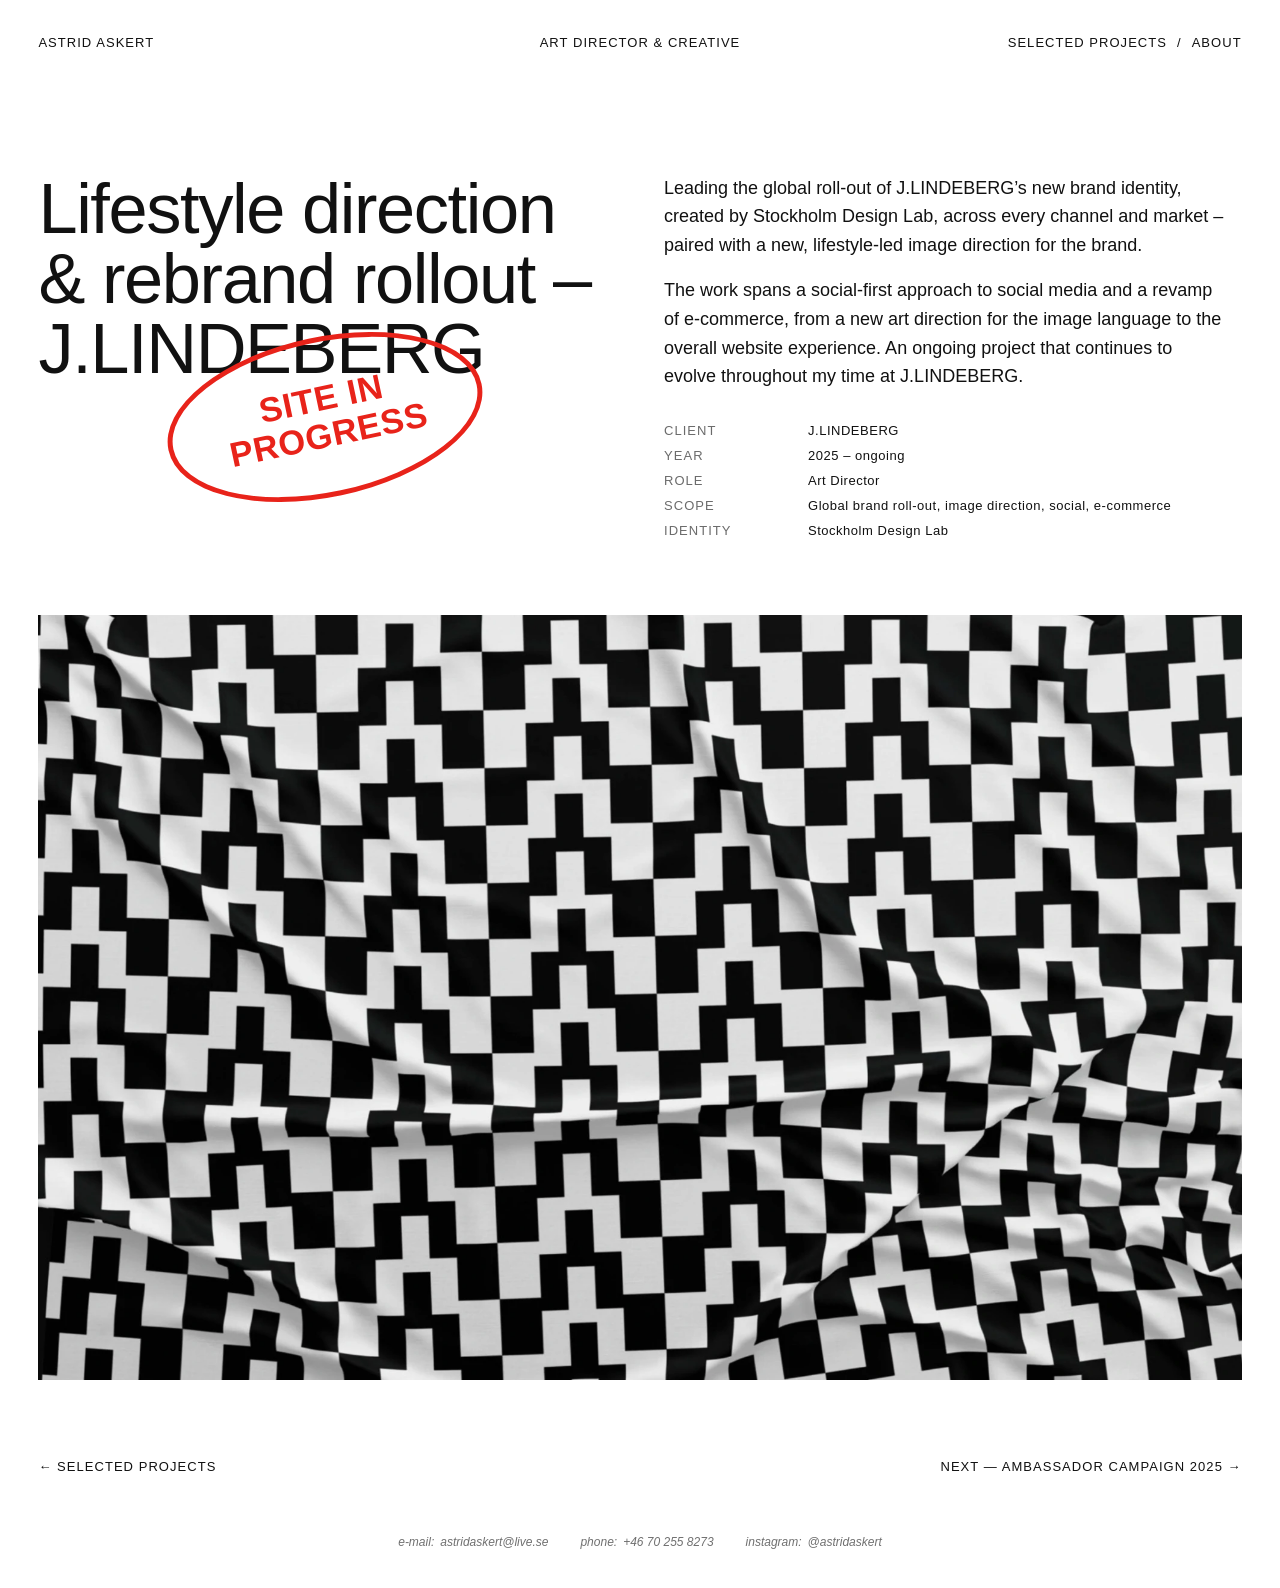
<file: jlindeberg.html>
<!doctype html>
<html lang="en">
<head>
<meta charset="utf-8">
<meta name="viewport" content="width=device-width, initial-scale=1">
<title>Lifestyle direction &amp; rebrand rollout, J.LINDEBERG — Astrid Askert</title>
<link rel="stylesheet" href="style.css">
</head>
<body>

<header class="hdr">
<a class="brand tap" href="/"><span class="hl">Astrid Askert</span></a>
<span class="hdr-mid">Art director &amp; creative</span>
<nav aria-label="Main">
<a class="tap" href="projects.html"><span class="hl">Selected projects</span></a>
<span aria-hidden="true">/</span>
<a class="tap" href="about.html"><span class="hl">About</span></a>
</nav>
</header>

<main class="project">
<section class="intro">
<div>
<h1>Lifestyle direction &amp; rebrand rollout – J.LINDEBERG</h1>
<div class="title-sticker" role="img" aria-label="Site in progress"><div class="sticker-body"><span>Site in</span><span>progress</span></div></div>
</div>
<div class="intro-side">
<div class="copy">
<p>Leading the global roll-out of J.LINDEBERG’s new brand identity, created by Stockholm Design Lab, across every channel and market – paired with a new, lifestyle-led image direction for the brand.</p>
<p>The work spans a social-first approach to social media and a revamp of e-commerce, from a new art direction for the image language to the overall website experience. An ongoing project that continues to evolve throughout my time at J.LINDEBERG.</p>
</div>
<dl class="facts">
<dt>Client</dt><dd>J.LINDEBERG</dd>
<dt>Year</dt><dd>2025 – ongoing</dd>
<dt>Role</dt><dd>Art Director</dd>
<dt>Scope</dt><dd>Global brand roll-out, image direction, social, e-commerce</dd>
<dt>Identity</dt><dd>Stockholm Design Lab</dd>
</dl>
</div>
</section>

<section class="media" aria-label="Project images">
<img src="74947850d8ecbe670330025c0a68cdc0.webp" alt="J.LINDEBERG brand pattern printed on draped fabric">
</section>

<nav class="pnav" aria-label="Project navigation">
<a class="tap" href="projects.html"><span class="hl">← Selected projects</span></a>
<a class="tap" href="jlambassador.html"><span class="hl">Next — Ambassador Campaign 2025 →</span></a>
</nav>
</main>

<footer>
<span>e-mail: <a class="tap" href="mailto:astridaskert@live.se"><span class="hl">astridaskert@live.se</span></a></span>
<span>phone: <a class="tap" href="tel:+46702558273"><span class="hl">+46 70 255 8273</span></a></span>
<span>instagram: <a class="tap" href="https://instagram.com/astridaskert"><span class="hl">@astridaskert</span></a></span>
</footer>

</body>
</html>
</file>
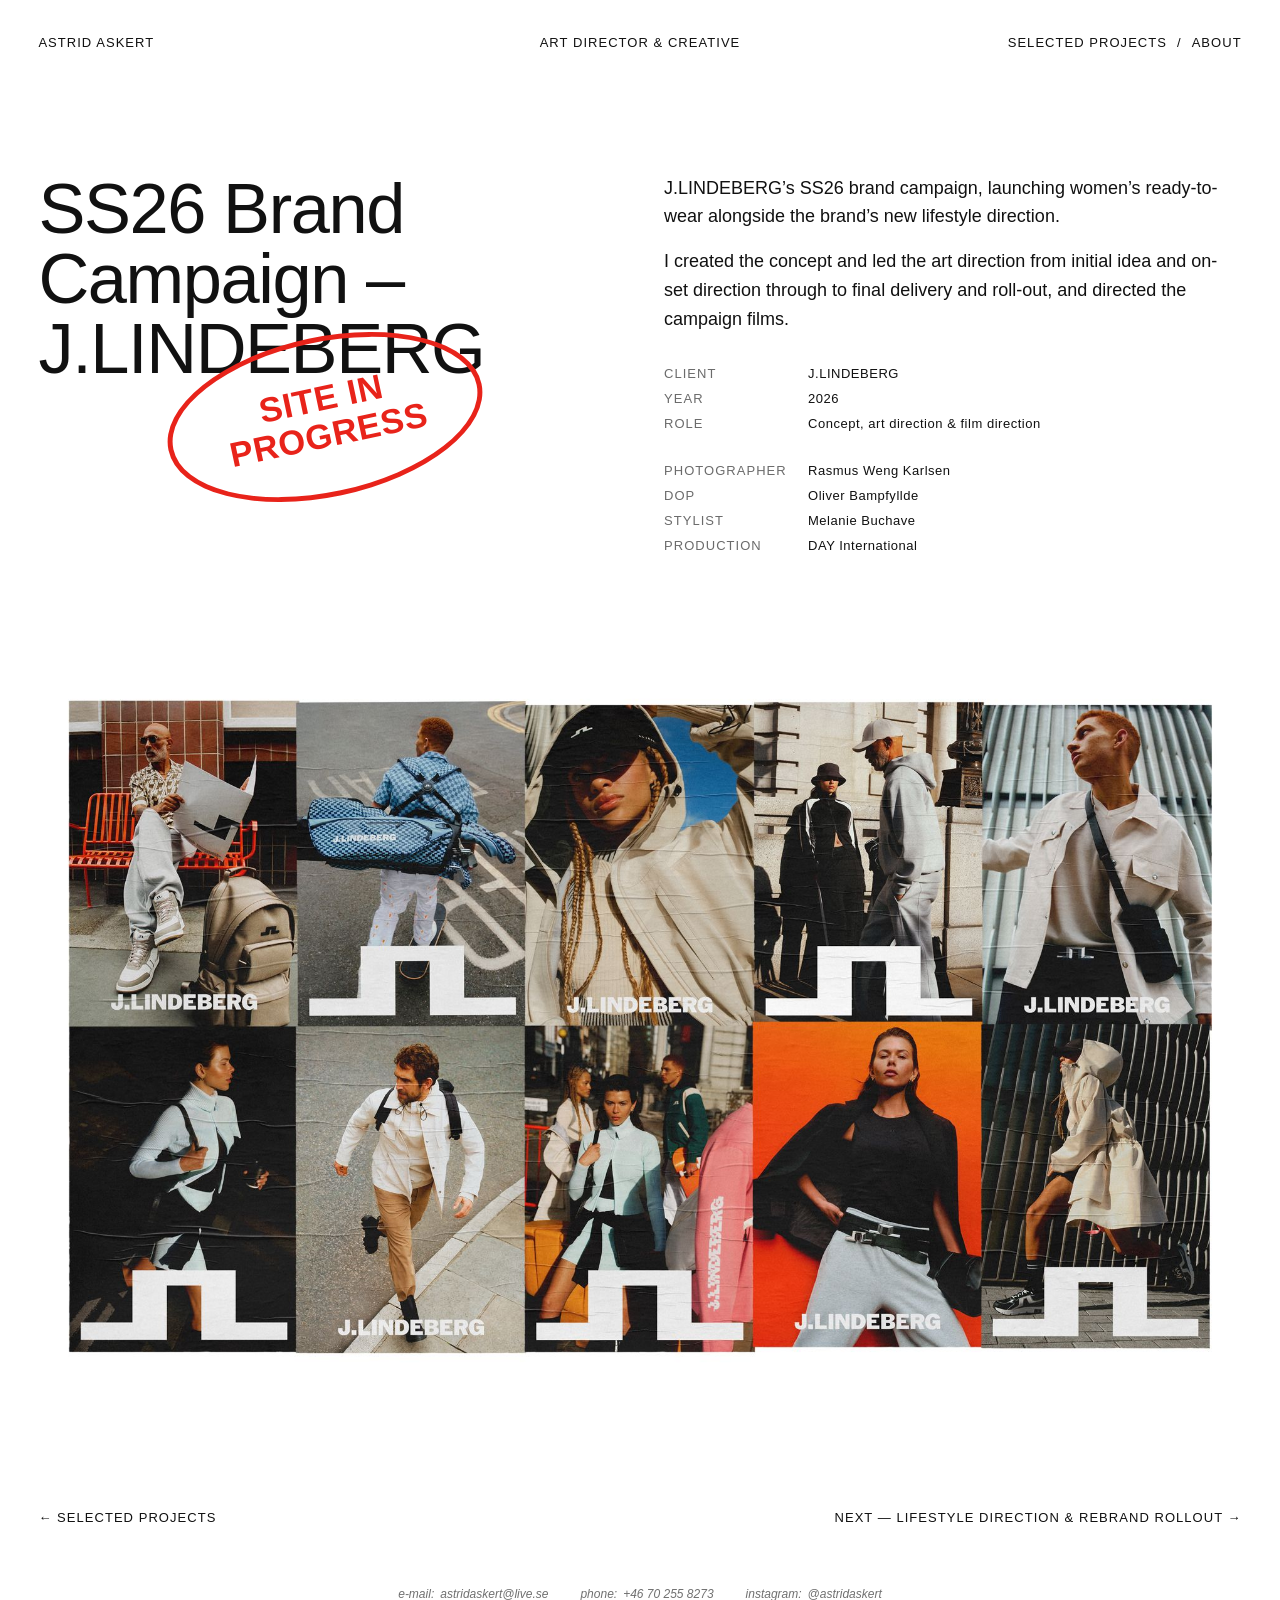
<file: jlss26.html>
<!doctype html>
<html lang="en">
<head>
<meta charset="utf-8">
<meta name="viewport" content="width=device-width, initial-scale=1">
<title>SS26 Brand Campaign, J.LINDEBERG — Astrid Askert</title>
<link rel="stylesheet" href="style.css">
</head>
<body>

<header class="hdr">
<a class="brand tap" href="/"><span class="hl">Astrid Askert</span></a>
<span class="hdr-mid">Art director &amp; creative</span>
<nav aria-label="Main">
<a class="tap" href="projects.html"><span class="hl">Selected projects</span></a>
<span aria-hidden="true">/</span>
<a class="tap" href="about.html"><span class="hl">About</span></a>
</nav>
</header>

<main class="project">
<section class="intro">
<div>
<h1>SS26 Brand Campaign – J.LINDEBERG</h1>
<div class="title-sticker" role="img" aria-label="Site in progress"><div class="sticker-body"><span>Site in</span><span>progress</span></div></div>
</div>
<div class="intro-side">
<div class="copy">
<p>J.LINDEBERG’s SS26 brand campaign, launching women’s ready-to-wear alongside the brand’s new lifestyle direction.</p>
<p>I created the concept and led the art direction from initial idea and on-set direction through to final delivery and roll-out, and directed the campaign films.</p>
</div>
<dl class="facts">
<dt>Client</dt><dd>J.LINDEBERG</dd>
<dt>Year</dt><dd>2026</dd>
<dt>Role</dt><dd>Concept, art direction &amp; film direction</dd>
</dl>
<dl class="facts">
<dt>Photographer</dt><dd>Rasmus Weng Karlsen</dd>
<dt>DOP</dt><dd>Oliver Bampfyllde</dd>
<dt>Stylist</dt><dd>Melanie Buchave</dd>
<dt>Production</dt><dd>DAY International</dd>
</dl>
</div>
</section>

<section class="media" aria-label="Project images">
<img src="0df32a01c7b3e42069a0df931609657a.jpg" alt="Wall of J.LINDEBERG SS26 campaign posters featuring the brand logo">
</section>

<nav class="pnav" aria-label="Project navigation">
<a class="tap" href="projects.html"><span class="hl">← Selected projects</span></a>
<a class="tap" href="jlindeberg.html"><span class="hl">Next — Lifestyle direction &amp; rebrand rollout →</span></a>
</nav>
</main>

<footer>
<span>e-mail: <a class="tap" href="mailto:astridaskert@live.se"><span class="hl">astridaskert@live.se</span></a></span>
<span>phone: <a class="tap" href="tel:+46702558273"><span class="hl">+46 70 255 8273</span></a></span>
<span>instagram: <a class="tap" href="https://instagram.com/astridaskert"><span class="hl">@astridaskert</span></a></span>
</footer>

</body>
</html>
</file>
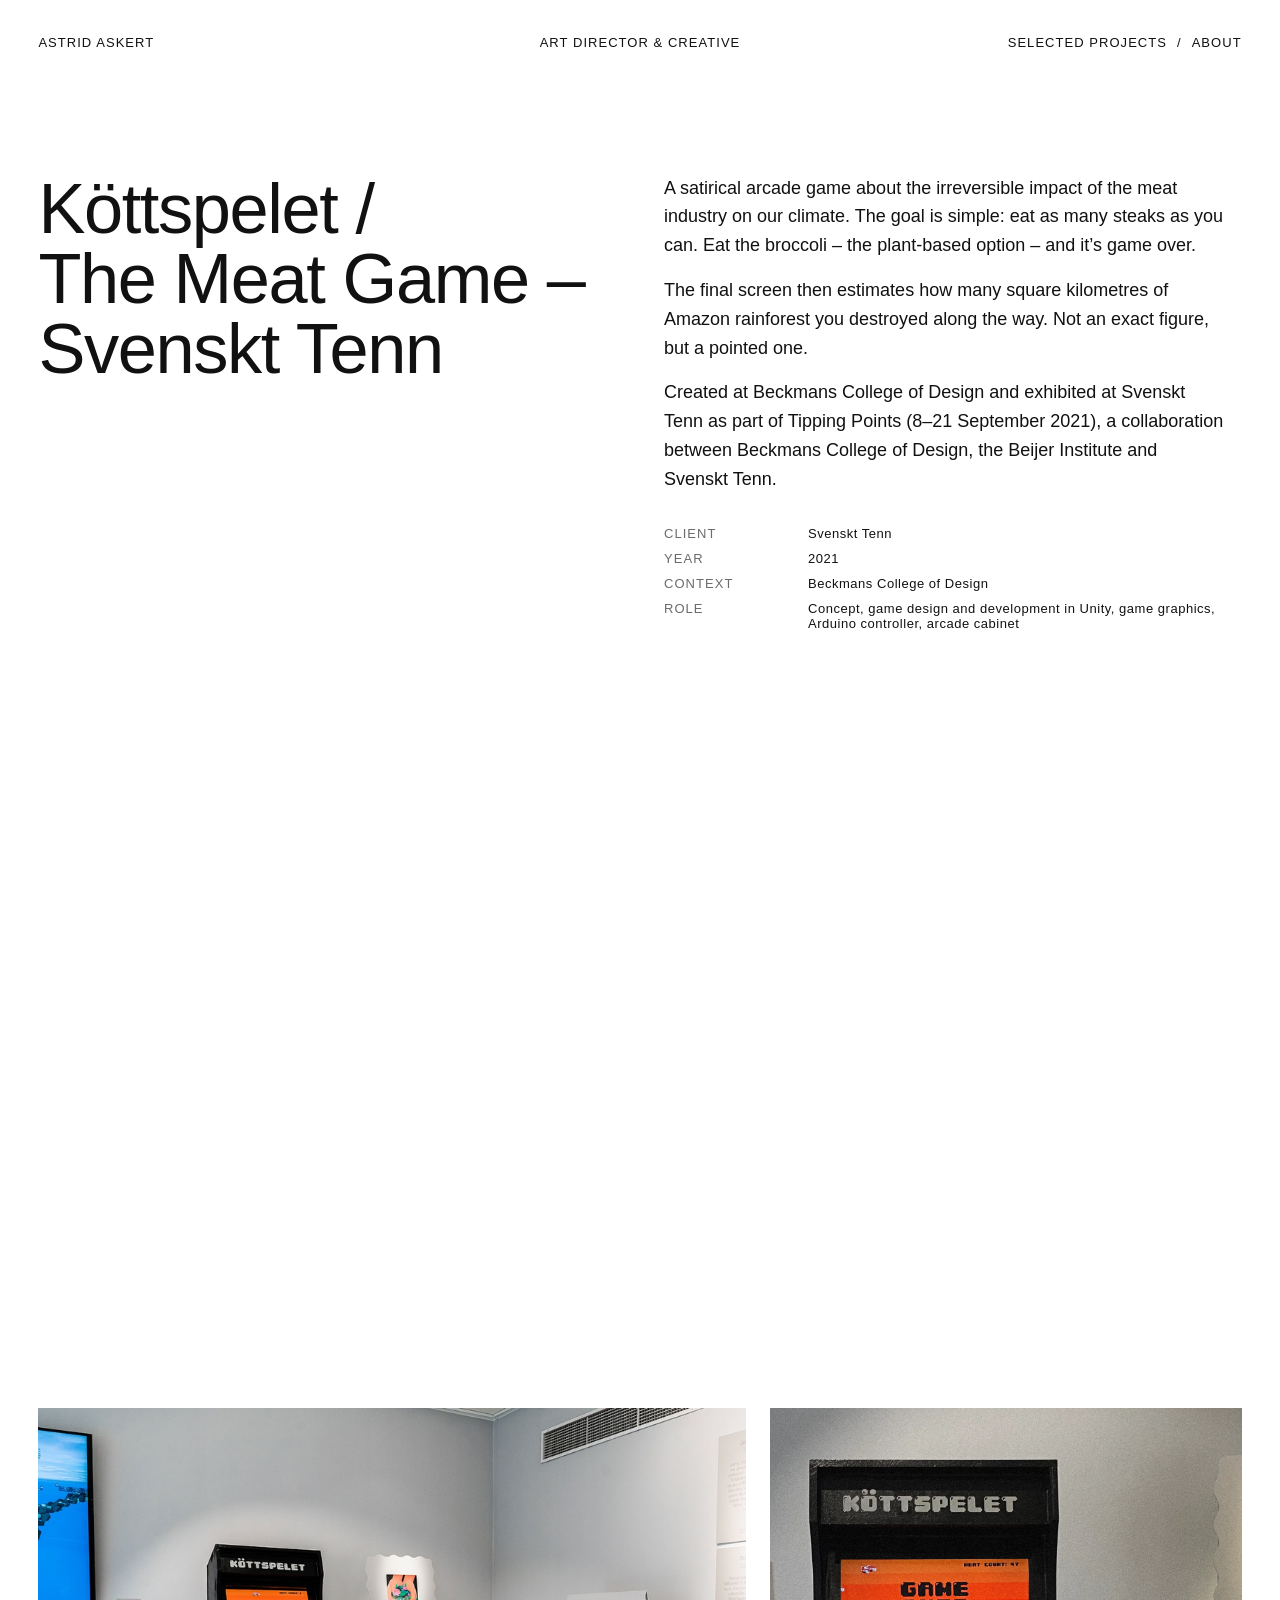
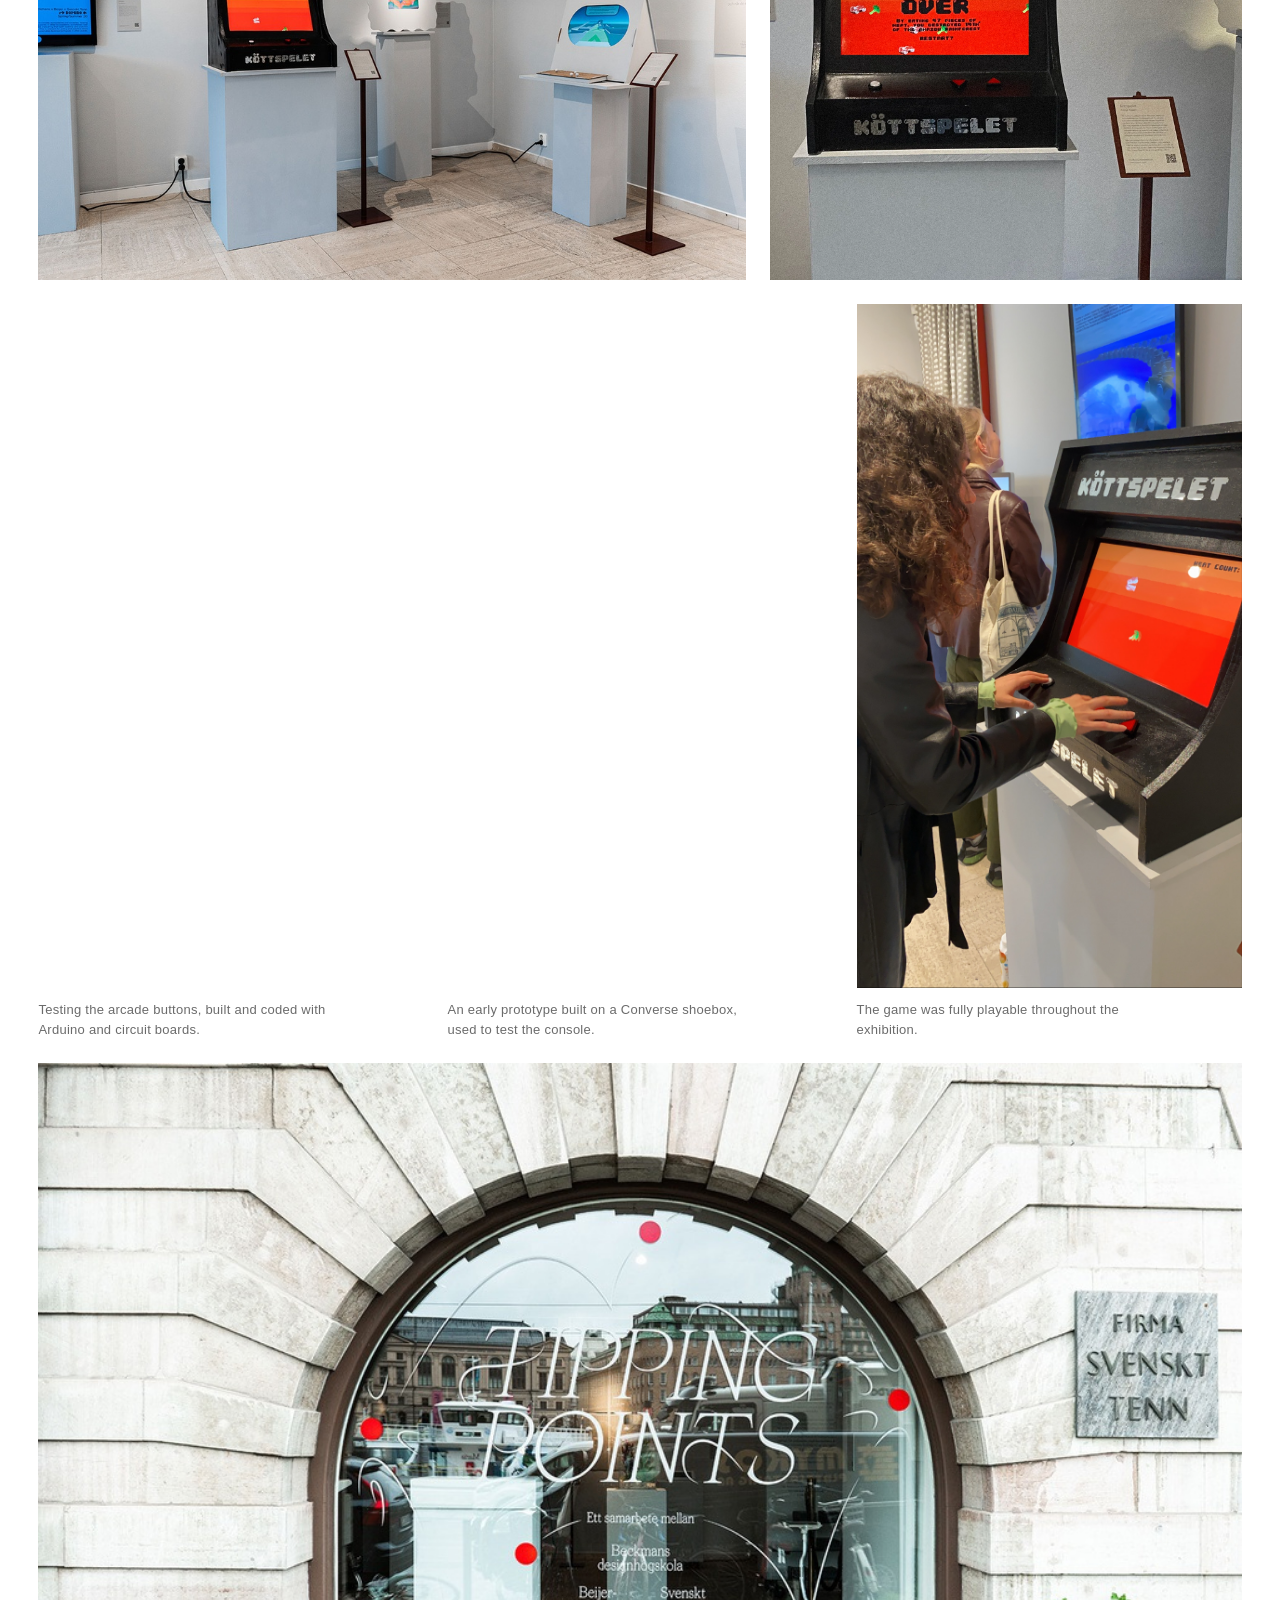
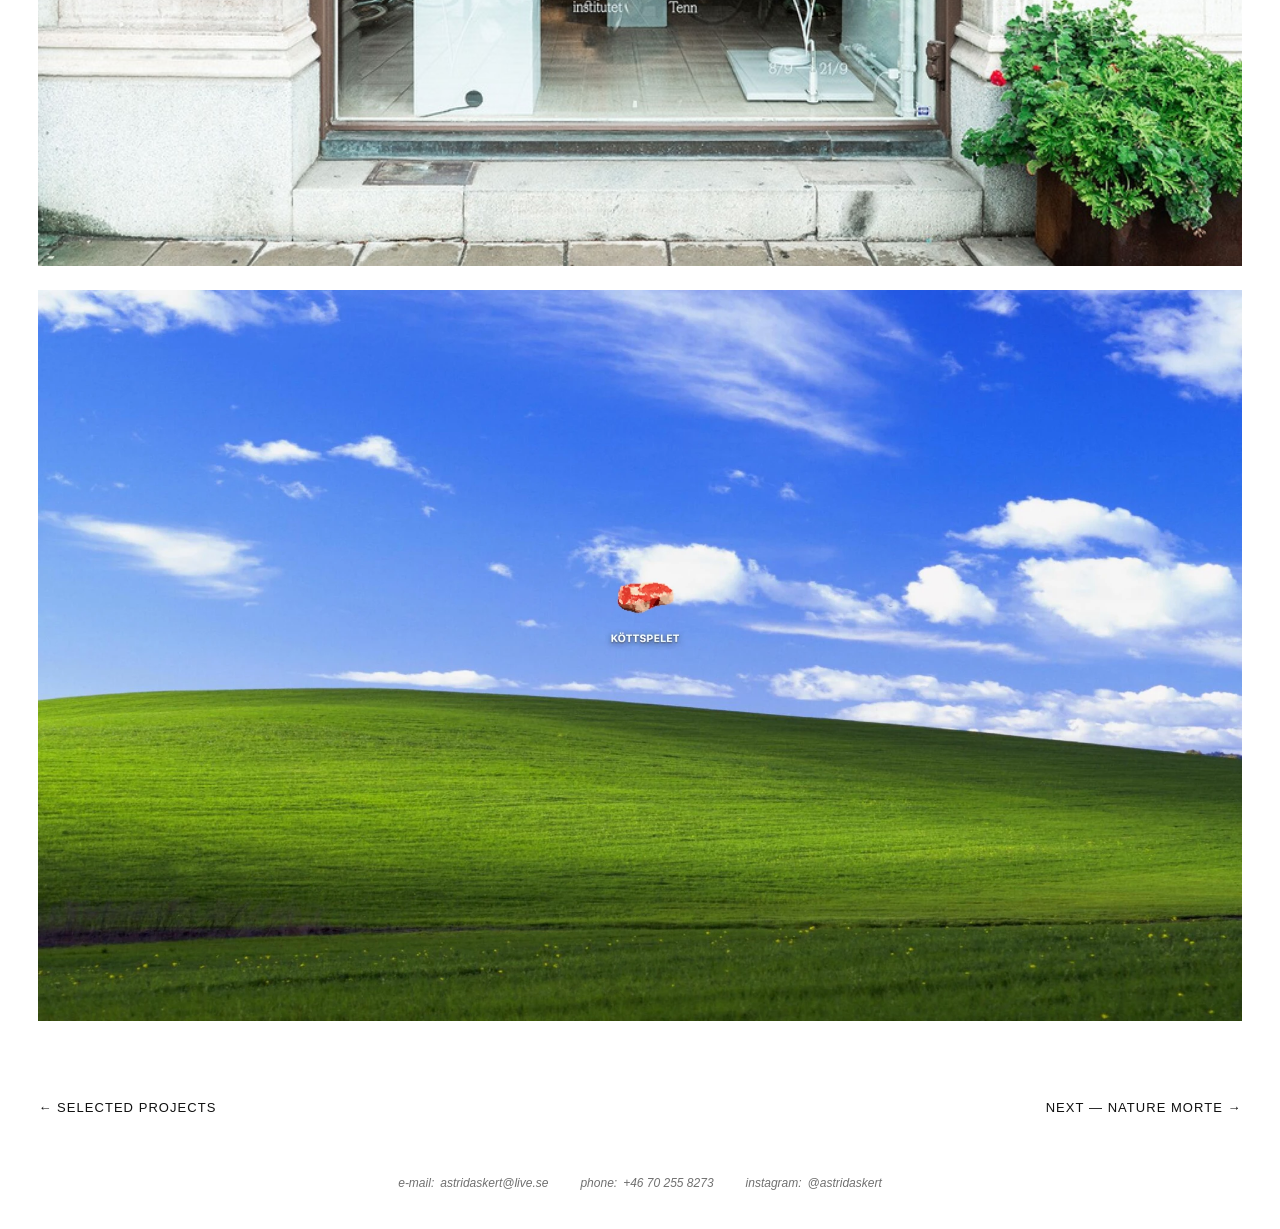
<file: kottspelet.html>
<!doctype html>
<html lang="en">
<head>
<meta charset="utf-8">
<meta name="viewport" content="width=device-width, initial-scale=1">
<title>Köttspelet / The Meat Game, Svenskt Tenn — Astrid Askert</title>
<link rel="stylesheet" href="style.css">
</head>
<body>

<header class="hdr">
<a class="brand tap" href="/"><span class="hl">Astrid Askert</span></a>
<span class="hdr-mid">Art director &amp; creative</span>
<nav aria-label="Main">
<a class="tap" href="projects.html"><span class="hl">Selected projects</span></a>
<span aria-hidden="true">/</span>
<a class="tap" href="about.html"><span class="hl">About</span></a>
</nav>
</header>

<main class="project">
<section class="intro">
<h1>Köttspelet /<br>The Meat Game – Svenskt Tenn</h1>
<div class="intro-side">
<div class="copy">
<p>A satirical arcade game about the irreversible impact of the meat industry on our climate. The goal is simple: eat as many steaks as you can. Eat the broccoli – the plant-based option – and it’s game over.</p>
<p>The final screen then estimates how many square kilometres of Amazon rainforest you destroyed along the way. Not an exact figure, but a pointed one.</p>
<p>Created at Beckmans College of Design and exhibited at Svenskt Tenn as part of Tipping Points (8–21 September 2021), a collaboration between Beckmans College of Design, the Beijer Institute and Svenskt Tenn.</p>
</div>
<dl class="facts">
<dt>Client</dt><dd>Svenskt Tenn</dd>
<dt>Year</dt><dd>2021</dd>
<dt>Context</dt><dd>Beckmans College of Design</dd>
<dt>Role</dt><dd>Concept, game design and development in Unity, game graphics, Arduino controller, arcade cabinet</dd>
</dl>
</div>
</section>

<section class="media" aria-label="Project images">
<video class="r16x9" src="48862a8b3e6f0a0d46f735231364cb5b.mp4" autoplay muted loop playsinline preload="auto" aria-label="Köttspelet gameplay film"></video>
<div class="row pair">
<img src="e4c50fe5b031fd05233a4e9b1a7d762d.jpg" alt="Köttspelet arcade cabinet in the exhibition at Svenskt Tenn" loading="lazy">
<img src="50abc9801a30e5f58add4be1d9307676.webp" alt="Köttspelet arcade cabinet showing the game over screen" loading="lazy">
</div>
<div class="row three">
<figure>
<video class="r9x16" src="fc79a0764de6cf0f13fe208a8bd55b0f.mp4" autoplay muted loop playsinline preload="metadata" aria-label="Testing the arcade buttons"></video>
<figcaption class="note">Testing the arcade buttons, built and coded with Arduino and circuit boards.</figcaption>
</figure>
<figure>
<video class="r9x16" src="7c3e4df4111f685effd31d52db6c0ba3.mp4" autoplay muted loop playsinline preload="metadata" aria-label="Testing the console prototype"></video>
<figcaption class="note">An early prototype built on a Converse shoebox, used to test the console.</figcaption>
</figure>
<figure>
<img class="r9x16" src="1397b9ddb7828085e8f39a68899617db.jpg" alt="A visitor playing Köttspelet on the arcade cabinet at the exhibition" loading="lazy">
<figcaption class="note">The game was fully playable throughout the exhibition.</figcaption>
</figure>
</div>
<img src="aff3433aff0f6e64c79984155072a69a.jpg" alt="The Tipping Points exhibition window at Svenskt Tenn, a collaboration between Beckmans, the Beijer Institute and Svenskt Tenn" loading="lazy">
<img src="9aff5958ffaa3b2c1483292a2d601b60.webp" alt="Köttspelet artwork: a pixelated steak floating above a green hill under a blue sky" loading="lazy">
</section>

<nav class="pnav" aria-label="Project navigation">
<a class="tap" href="projects.html"><span class="hl">← Selected projects</span></a>
<a class="tap" href="naturemorte.html"><span class="hl">Next — Nature Morte →</span></a>
</nav>
</main>

<footer>
<span>e-mail: <a class="tap" href="mailto:astridaskert@live.se"><span class="hl">astridaskert@live.se</span></a></span>
<span>phone: <a class="tap" href="tel:+46702558273"><span class="hl">+46 70 255 8273</span></a></span>
<span>instagram: <a class="tap" href="https://instagram.com/astridaskert"><span class="hl">@astridaskert</span></a></span>
</footer>

</body>
</html>
</file>
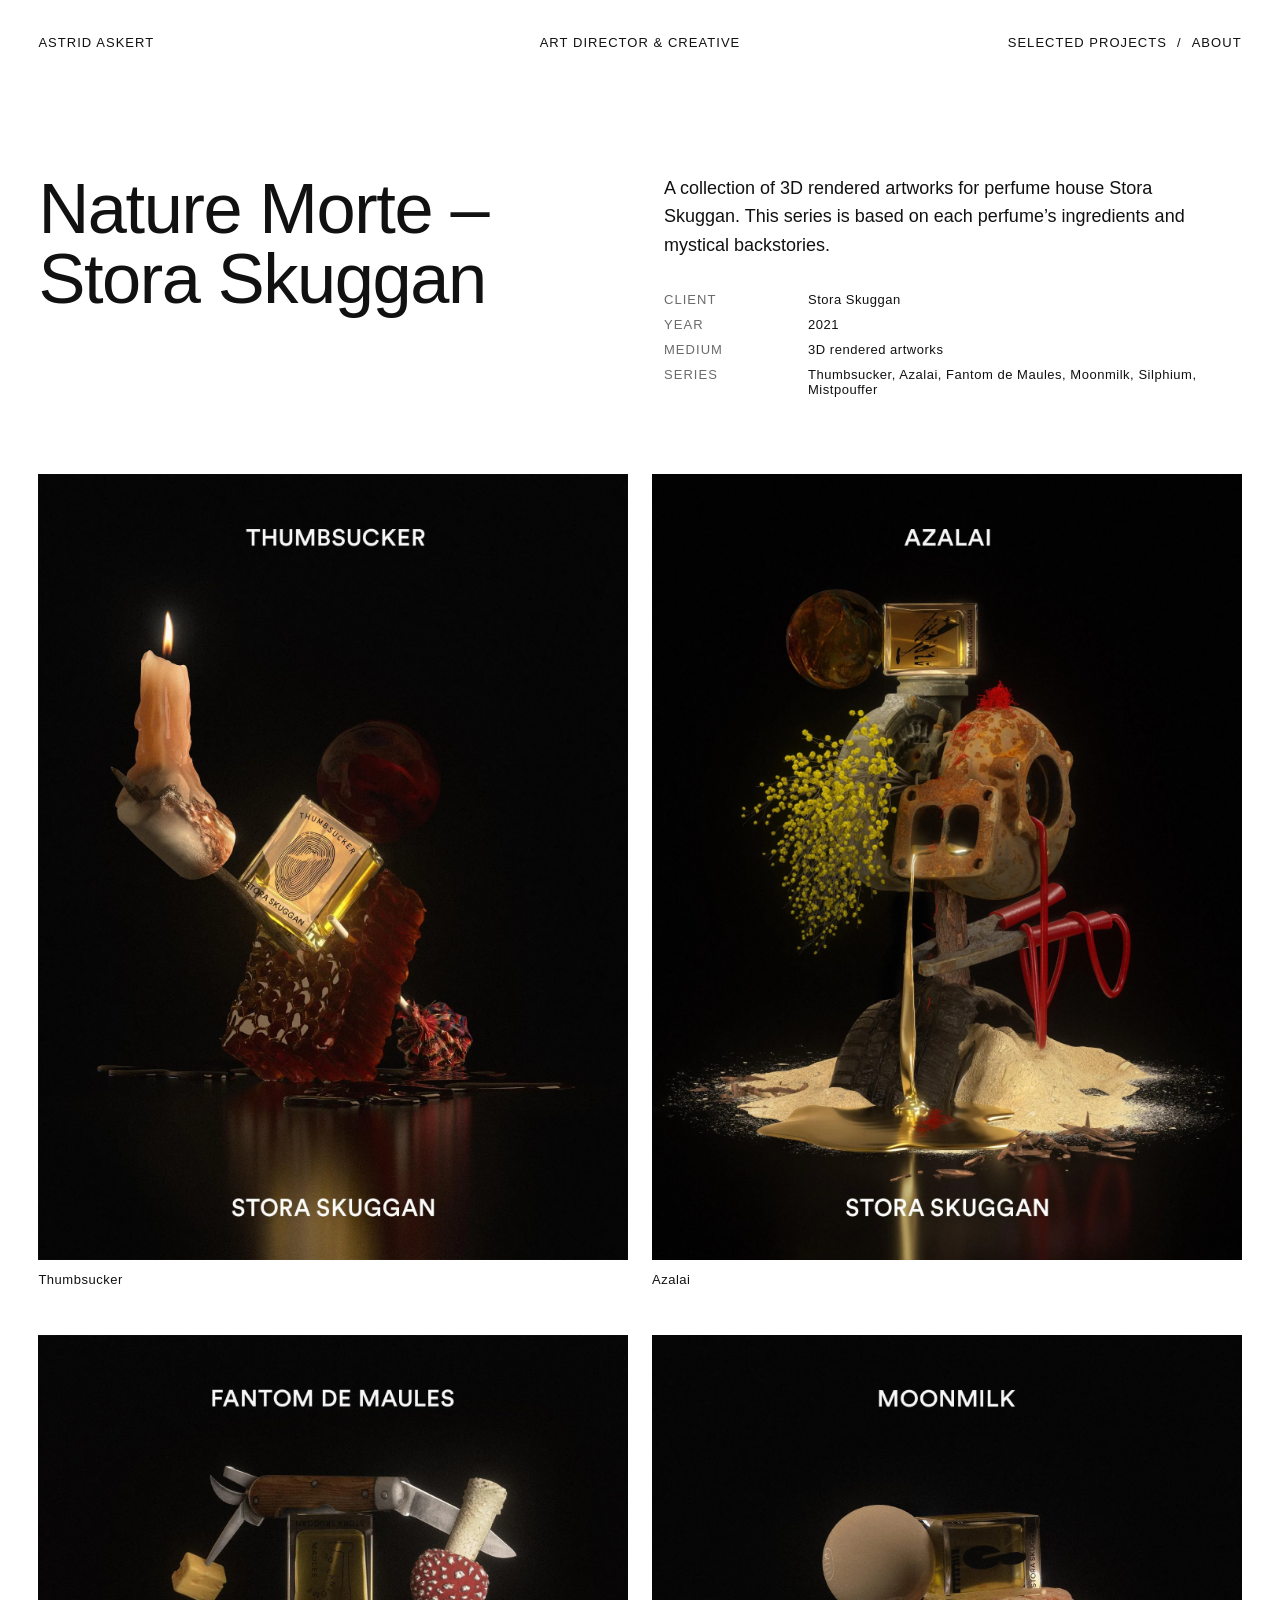
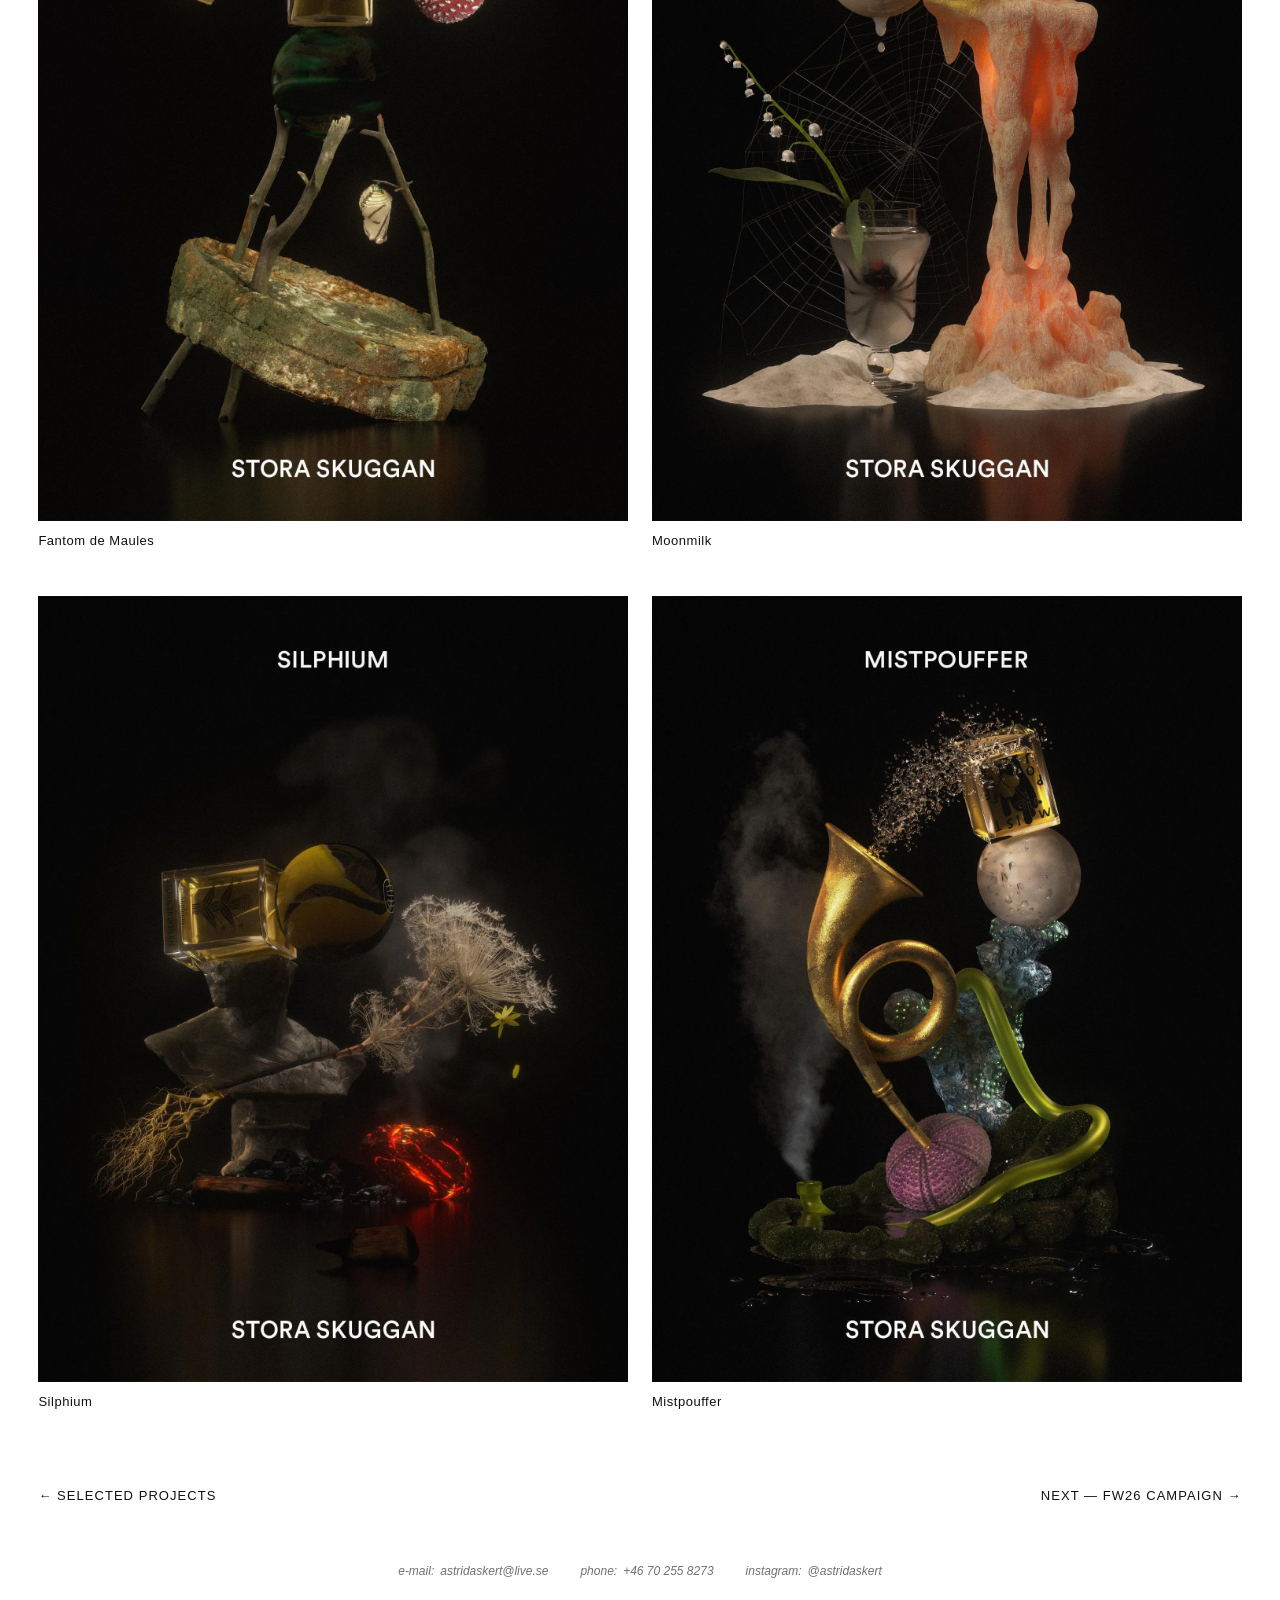
<file: naturemorte.html>
<!doctype html>
<html lang="en">
<head>
<meta charset="utf-8">
<meta name="viewport" content="width=device-width, initial-scale=1">
<title>Nature Morte, Stora Skuggan — Astrid Askert</title>
<link rel="stylesheet" href="style.css">
</head>
<body>

<header class="hdr">
<a class="brand tap" href="/"><span class="hl">Astrid Askert</span></a>
<span class="hdr-mid">Art director &amp; creative</span>
<nav aria-label="Main">
<a class="tap" href="projects.html"><span class="hl">Selected projects</span></a>
<span aria-hidden="true">/</span>
<a class="tap" href="about.html"><span class="hl">About</span></a>
</nav>
</header>

<main class="project">
<section class="intro">
<h1>Nature Morte – Stora Skuggan</h1>
<div class="intro-side">
<div class="copy">
<p>A collection of 3D rendered artworks for perfume house Stora Skuggan. This series is based on each perfume’s ingredients and mystical backstories.</p>
</div>
<dl class="facts">
<dt>Client</dt><dd>Stora Skuggan</dd>
<dt>Year</dt><dd>2021</dd>
<dt>Medium</dt><dd>3D rendered artworks</dd>
<dt>Series</dt><dd>Thumbsucker, Azalai, Fantom de Maules, Moonmilk, Silphium, Mistpouffer</dd>
</dl>
</div>
</section>

<section class="gallery" aria-label="Project images">
<figure><img src="a91fabf5e461809ca05fadea923d2969.webp" alt="Thumbsucker — Stora Skuggan, 3D rendered artwork"><figcaption>Thumbsucker</figcaption></figure>
<figure><img src="c034fe66e9ee44261b1fa85b71969419.webp" alt="Azalai — Stora Skuggan, 3D rendered artwork"><figcaption>Azalai</figcaption></figure>
<figure><img src="3891a87174b7c38e8c34df3ce8647a87.webp" alt="Fantom de Maules — Stora Skuggan, 3D rendered artwork" loading="lazy"><figcaption>Fantom de Maules</figcaption></figure>
<figure><img src="324dbf41ea4003ef6d830171054ce2b1.webp" alt="Moonmilk — Stora Skuggan, 3D rendered artwork" loading="lazy"><figcaption>Moonmilk</figcaption></figure>
<figure><img src="8641c9457a5c2a281e45cd75f156c00d.webp" alt="Silphium — Stora Skuggan, 3D rendered artwork" loading="lazy"><figcaption>Silphium</figcaption></figure>
<figure><img src="a3ea2ca260c7590ae5769897734bac29.webp" alt="Mistpouffer — Stora Skuggan, 3D rendered artwork" loading="lazy"><figcaption>Mistpouffer</figcaption></figure>
</section>

<nav class="pnav" aria-label="Project navigation">
<a class="tap" href="projects.html"><span class="hl">← Selected projects</span></a>
<a class="tap" href="jlfw26.html"><span class="hl">Next — FW26 Campaign →</span></a>
</nav>
</main>

<footer>
<span>e-mail: <a class="tap" href="mailto:astridaskert@live.se"><span class="hl">astridaskert@live.se</span></a></span>
<span>phone: <a class="tap" href="tel:+46702558273"><span class="hl">+46 70 255 8273</span></a></span>
<span>instagram: <a class="tap" href="https://instagram.com/astridaskert"><span class="hl">@astridaskert</span></a></span>
</footer>

</body>
</html>
</file>
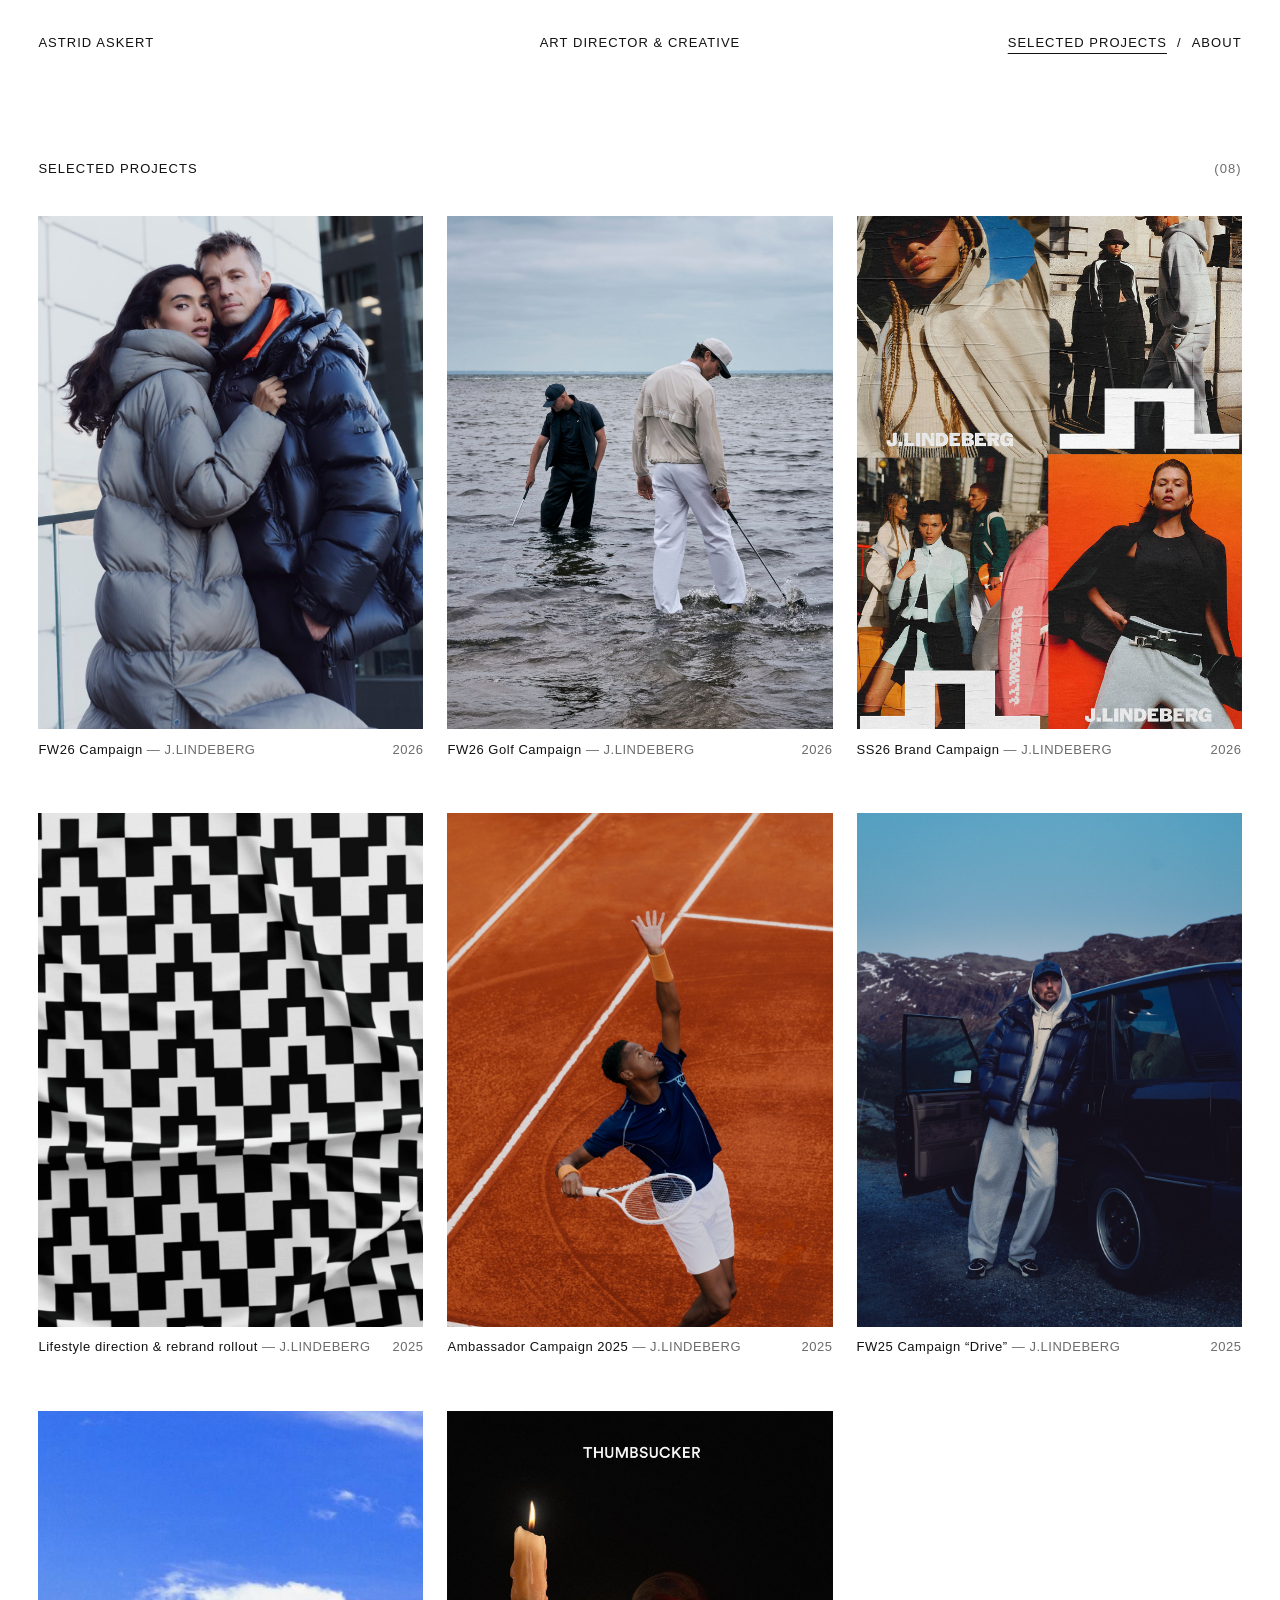
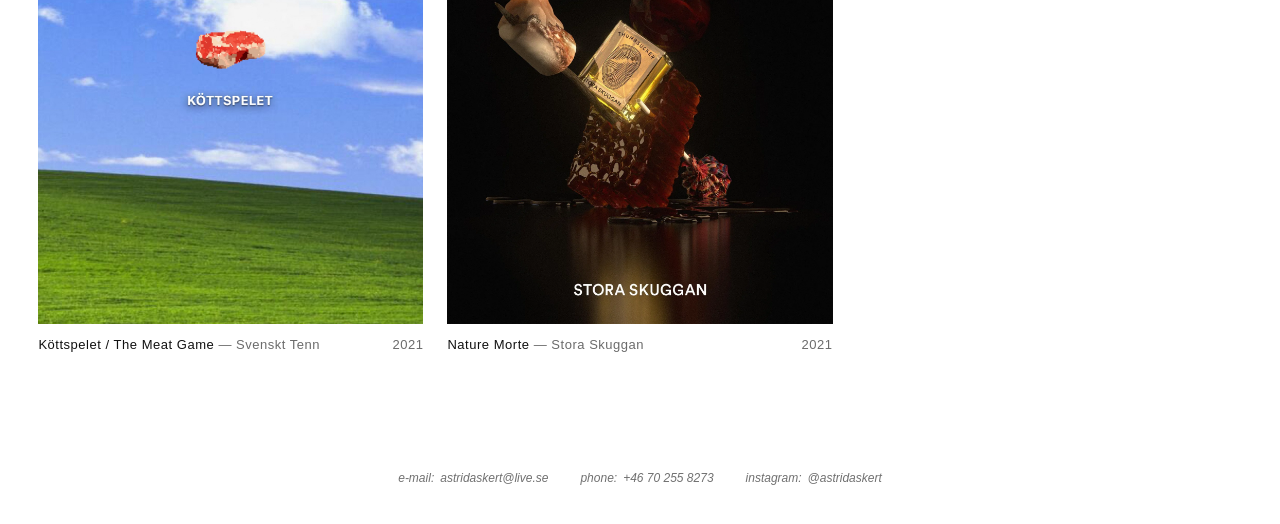
<file: projects.html>
<!doctype html>
<html lang="en">
<head>
<meta charset="utf-8">
<meta name="viewport" content="width=device-width, initial-scale=1">
<title>Selected projects — Astrid Askert</title>
<link rel="stylesheet" href="style.css">
</head>
<body>

<header class="hdr">
<a class="brand tap" href="/"><span class="hl">Astrid Askert</span></a>
<span class="hdr-mid">Art director &amp; creative</span>
<nav aria-label="Main">
<a class="tap" href="projects.html" aria-current="page"><span class="hl">Selected projects</span></a>
<span aria-hidden="true">/</span>
<a class="tap" href="about.html"><span class="hl">About</span></a>
</nav>
</header>

<main class="page">
<div class="list-head">
<h1>Selected projects</h1>
<span class="muted num">(08)</span>
</div>
<div class="cards">
<a class="card" href="jlfw26.html">
<img src="513501a0ccaab8884be03c5e1d0a5cbe.jpg" alt="FW26 Campaign — cover image" loading="lazy">
<div class="card-meta"><span class="hl">FW26 Campaign <span class="muted">— J.LINDEBERG</span></span><span class="muted num">2026</span></div>
</a>
<a class="card" href="jlgolf.html">
<img src="b514aa4cabe8e8dd5cc78b4ad62396f9.jpg" alt="FW26 Golf Campaign — cover image" loading="lazy">
<div class="card-meta"><span class="hl">FW26 Golf Campaign <span class="muted">— J.LINDEBERG</span></span><span class="muted num">2026</span></div>
</a>
<a class="card" href="jlss26.html">
<img src="2f2cd3a33b23ec7a3a8cfe78ac00893d.jpg" alt="SS26 Brand Campaign — cover image" loading="lazy">
<div class="card-meta"><span class="hl">SS26 Brand Campaign <span class="muted">— J.LINDEBERG</span></span><span class="muted num">2026</span></div>
</a>
<a class="card" href="jlindeberg.html">
<img src="74947850d8ecbe670330025c0a68cdc0.webp" alt="Lifestyle direction &amp; rebrand rollout — cover image" loading="lazy">
<div class="card-meta"><span class="hl">Lifestyle direction &amp; rebrand rollout <span class="muted">— J.LINDEBERG</span></span><span class="muted num">2025</span></div>
</a>
<a class="card" href="jlambassador.html">
<img src="aa57b3f3ecf4fe2cfb4e3acfe04cd4a7.jpg" alt="Ambassador Campaign 2025 — cover image" loading="lazy">
<div class="card-meta"><span class="hl">Ambassador Campaign 2025 <span class="muted">— J.LINDEBERG</span></span><span class="muted num">2025</span></div>
</a>
<a class="card" href="jlfw25.html">
<img src="8a6714cb945a05d5060a9cc790ae973e.jpg" alt="FW25 Campaign “Drive” — cover image" loading="lazy">
<div class="card-meta"><span class="hl">FW25 Campaign “Drive” <span class="muted">— J.LINDEBERG</span></span><span class="muted num">2025</span></div>
</a>
<a class="card" href="kottspelet.html">
<img src="813c579e45074d6790553adbd3fd6438.jpg" alt="Köttspelet / The Meat Game — cover image" loading="lazy">
<div class="card-meta"><span class="hl">Köttspelet / The Meat Game <span class="muted">— Svenskt Tenn</span></span><span class="muted num">2021</span></div>
</a>
<a class="card" href="naturemorte.html">
<img src="a91fabf5e461809ca05fadea923d2969.webp" alt="Nature Morte — cover image" loading="lazy">
<div class="card-meta"><span class="hl">Nature Morte <span class="muted">— Stora Skuggan</span></span><span class="muted num">2021</span></div>
</a>
</div>
</main>

<footer>
<span>e-mail: <a class="tap" href="mailto:astridaskert@live.se"><span class="hl">astridaskert@live.se</span></a></span>
<span>phone: <a class="tap" href="tel:+46702558273"><span class="hl">+46 70 255 8273</span></a></span>
<span>instagram: <a class="tap" href="https://instagram.com/astridaskert"><span class="hl">@astridaskert</span></a></span>
</footer>

</body>
</html>
</file>
<file: style.css>
*{box-sizing:border-box}
body{margin:0;background:#FFFFFF;color:#111111;font-family:'Helvetica Neue',Helvetica,Arial,sans-serif}
a{color:#111111;text-decoration:none}
/* Hovered links get a black block with white text; the negative margin keeps the padding from shifting the layout */
.hl{padding:.04em .18em;margin:0 -.18em;-webkit-box-decoration-break:clone;box-decoration-break:clone}
a:hover .hl,a:focus-visible .hl{background:#111111;color:#FFFFFF}
a:hover .hl *,a:focus-visible .hl *{color:#FFFFFF}
img,video{display:block;width:100%;height:auto}
video{background:#FFFFFF;object-fit:cover}
.tap{display:inline-flex;align-items:center;min-height:44px}
.muted{color:#6B6B6B}

/* Header */
.hdr{display:grid;grid-template-columns:minmax(0,1fr) auto minmax(0,1fr);align-items:center;gap:0 16px;padding:20px clamp(16px,3vw,40px);font-size:13px;letter-spacing:.08em;text-transform:uppercase}
.hdr .brand{justify-self:start;font-weight:500}
.hdr-mid{text-align:center}
.hdr nav{justify-self:end;display:flex;align-items:center;gap:10px;font-weight:500}
.hdr nav a[aria-current=page]{text-decoration:underline;text-underline-offset:6px}
/* Phones: name and title on the left, Selected projects with About underneath on the right */
@media (max-width:640px){
.hdr{grid-template-columns:minmax(0,1fr) auto;align-items:start;padding-top:16px;padding-bottom:16px}
.hdr .brand{grid-row:1;grid-column:1}
.hdr-mid{grid-row:2;grid-column:1;text-align:left}
.hdr nav{grid-row:1 / span 2;grid-column:2;flex-direction:column;align-items:flex-end;gap:0}
.hdr nav > span{display:none}
.hdr .tap{min-height:32px}
}

/* Footer */
footer{display:flex;flex-wrap:wrap;justify-content:center;gap:0 32px;padding:8px clamp(16px,3vw,40px) 24px;font-size:12px;font-style:italic;color:#707070}
footer span{display:inline-flex;align-items:center;gap:6px}
footer a{color:#707070}
@media (max-width:640px){footer{gap:0 20px}footer .tap{min-height:32px}}

/* Home */
.home{height:100vh;height:100dvh;overflow:hidden;display:flex;flex-direction:column}
.home footer{padding-bottom:16px}
.home main{flex:1;min-height:0;display:flex;align-items:center;justify-content:center;padding:0 16px}
.slide{display:flex;flex-direction:column;align-items:center;gap:16px;width:100%}
.slide[hidden]{display:none}
.stage{height:min(62vh,700px);width:100%;display:flex;align-items:center;justify-content:center}
.stage img,.stage video{max-width:100%;object-fit:cover}
.portrait{height:100%;width:auto}
.landscape{width:min(100%,1000px,calc(min(62vh,700px) * 1.2));height:auto}
.caption{text-align:center;font-size:13px;letter-spacing:.04em}
.home main{position:relative}
/* Phones: covers start just under the header with the caption right below, instead of floating in white space */
@media (max-width:640px){
.home main{align-items:flex-start;padding-top:64px}
.stage{height:auto}
.portrait{height:min(46vh,380px)}
.home .sticker-wrap{top:64px;height:0;transform:none}
.home .sticker{top:0;width:180px}
.home .sticker .sticker-body{font-size:20px}
}

/* "Site in progress" sticker: sits over the right edge of the wide cover images */
.sticker-wrap{position:absolute;left:16px;right:16px;top:50%;height:min(62vh,700px);transform:translateY(calc(-50% - 16px));pointer-events:none;z-index:2}
.sticker{position:absolute;top:26%;left:min(calc(50% + min(50%, 500px, min(62vh, 700px) * .6) + clamp(100px, 12.5vw, 170px) - 32px), calc(100% - clamp(100px, 12.5vw, 170px)));width:clamp(200px,25vw,340px);aspect-ratio:2 / 1;transform:translate(-50%,-50%) rotate(-12deg)}
.sticker-body{width:100%;height:100%;border-radius:50%;border:.15em solid #E8231A;color:#E8231A;display:flex;flex-direction:column;align-items:center;justify-content:center;gap:.08em;font-size:clamp(22px,2.7vw,38px);font-weight:700;line-height:1;letter-spacing:.02em;text-transform:uppercase;text-align:center;animation:sticker-sway 5s ease-in-out infinite}
/* The same sticker tucked just under a project title, overlapping its last line a little */
.title-sticker{width:clamp(200px,25vw,340px);aspect-ratio:2 / 1;margin:calc(clamp(100px,12.5vw,170px) * -.3) 0 0 clamp(24px,22%,200px);transform:rotate(-12deg);pointer-events:none}
@keyframes sticker-sway{0%,100%{transform:rotate(-3deg)}50%{transform:rotate(3deg)}}

/* Construction guy, ladder and roller, standing on top of the footer */
.worksite{position:relative;flex-shrink:0;height:44px;margin:0 clamp(16px,3vw,40px);pointer-events:none;z-index:3}
.worksite svg,.worksite .paint{position:absolute;bottom:0;display:block}
.worksite svg{fill:#111111}
.worksite .white{fill:#FFFFFF}
.ladder{width:24px;height:84px}
.guy{width:36px;height:42px;pointer-events:auto}
.guy .red{fill:#E8231A}
.guy .bread{fill:#D9A85B}
.guy .lettuce{fill:#5FB83A}
.roller{width:12px;height:42px}
.roller-head{fill:#E8231A}
.paint{width:12px;height:0;background:#E8231A}
@media (max-width:640px){.worksite .ladder,.worksite .roller,.worksite .paint{display:none}}
@media (prefers-reduced-motion:reduce){.sticker-body{animation:none}}

/* Projects overview & about */
.page{padding:clamp(40px,6vw,88px) clamp(16px,3vw,40px) 96px}
.list-head{display:flex;justify-content:space-between;align-items:baseline;gap:16px;margin-bottom:40px;font-size:13px;letter-spacing:.08em;text-transform:uppercase}
.list-head h1{margin:0;font-size:13px;font-weight:500}
.cards{display:grid;grid-template-columns:repeat(auto-fill,minmax(min(100%,300px),1fr));gap:56px 24px}
.card{display:flex;flex-direction:column;gap:12px}
.card img{aspect-ratio:3 / 4;object-fit:cover}
.card-meta{display:flex;justify-content:space-between;align-items:baseline;gap:12px;font-size:13px;letter-spacing:.04em}
.num{font-variant-numeric:tabular-nums}

.about{display:grid;grid-template-columns:repeat(auto-fit,minmax(min(100%,380px),1fr));gap:clamp(40px,6vw,96px);max-width:1200px;margin:0 auto;align-items:start}
.about img{aspect-ratio:2 / 3;object-fit:cover}
.about-side{display:flex;flex-direction:column;gap:56px}
.about-block{display:flex;flex-direction:column;gap:20px}
.about h1,.about h2{margin:0;font-size:13px;font-weight:500;letter-spacing:.08em;text-transform:uppercase}
.about h2{color:#6B6B6B}
.lead{margin:0;font-size:22px;line-height:1.45;max-width:622px}
.cv{display:grid;grid-template-columns:120px minmax(0,1fr);gap:24px;font-size:14px;line-height:1.55}
.cv.tight{gap:16px 24px}
.cv b{font-weight:500;display:block}
.cv p{margin:0;color:#444444;max-width:420px}

/* Project pages */
.project{padding:0 clamp(16px,3vw,40px)}
.intro{display:grid;grid-template-columns:repeat(auto-fit,minmax(min(100%,380px),1fr));gap:48px;padding:clamp(48px,7vw,112px) 0 clamp(48px,6vw,88px)}
.intro h1{margin:0;font-size:clamp(40px,5.5vw,80px);font-weight:400;line-height:1;letter-spacing:-.02em}
.intro-side{display:flex;flex-direction:column;gap:32px}
.copy{display:flex;flex-direction:column;gap:16px;max-width:560px;font-size:18px;line-height:1.6}
.copy p{margin:0}
.facts{margin:0;display:grid;grid-template-columns:120px minmax(0,1fr);gap:10px 24px;font-size:13px;letter-spacing:.04em}
.facts dt{color:#6B6B6B;text-transform:uppercase;letter-spacing:.08em}
.facts dd{margin:0}
.media{display:flex;flex-direction:column;gap:24px}
.row{display:grid;grid-template-columns:repeat(auto-fit,minmax(min(100%,320px),1fr));gap:24px}
.row.three{grid-template-columns:repeat(auto-fit,minmax(min(100%,240px),1fr))}
.row.pair{grid-template-columns:minmax(0,3fr) minmax(0,2fr)}
@media (max-width:640px){.row.pair{grid-template-columns:minmax(0,1fr)}}
.gallery{display:grid;grid-template-columns:repeat(auto-fit,minmax(min(100%,420px),1fr));gap:48px 24px}
.gallery img{aspect-ratio:3 / 4;object-fit:cover}
figure{margin:0;display:flex;flex-direction:column;gap:12px}
figcaption{font-size:13px;letter-spacing:.04em}
.note{font-size:13px;line-height:1.5;letter-spacing:.02em;color:#6B6B6B;max-width:320px}
.r16x9{aspect-ratio:16 / 9}.r3x2{aspect-ratio:3 / 2}.r4x5{aspect-ratio:4 / 5}.r9x16{aspect-ratio:9 / 16;object-fit:cover}
.pnav{display:flex;flex-wrap:wrap;justify-content:space-between;align-items:center;gap:16px;padding:64px 0 24px;font-size:13px;letter-spacing:.08em;text-transform:uppercase}
</file>
